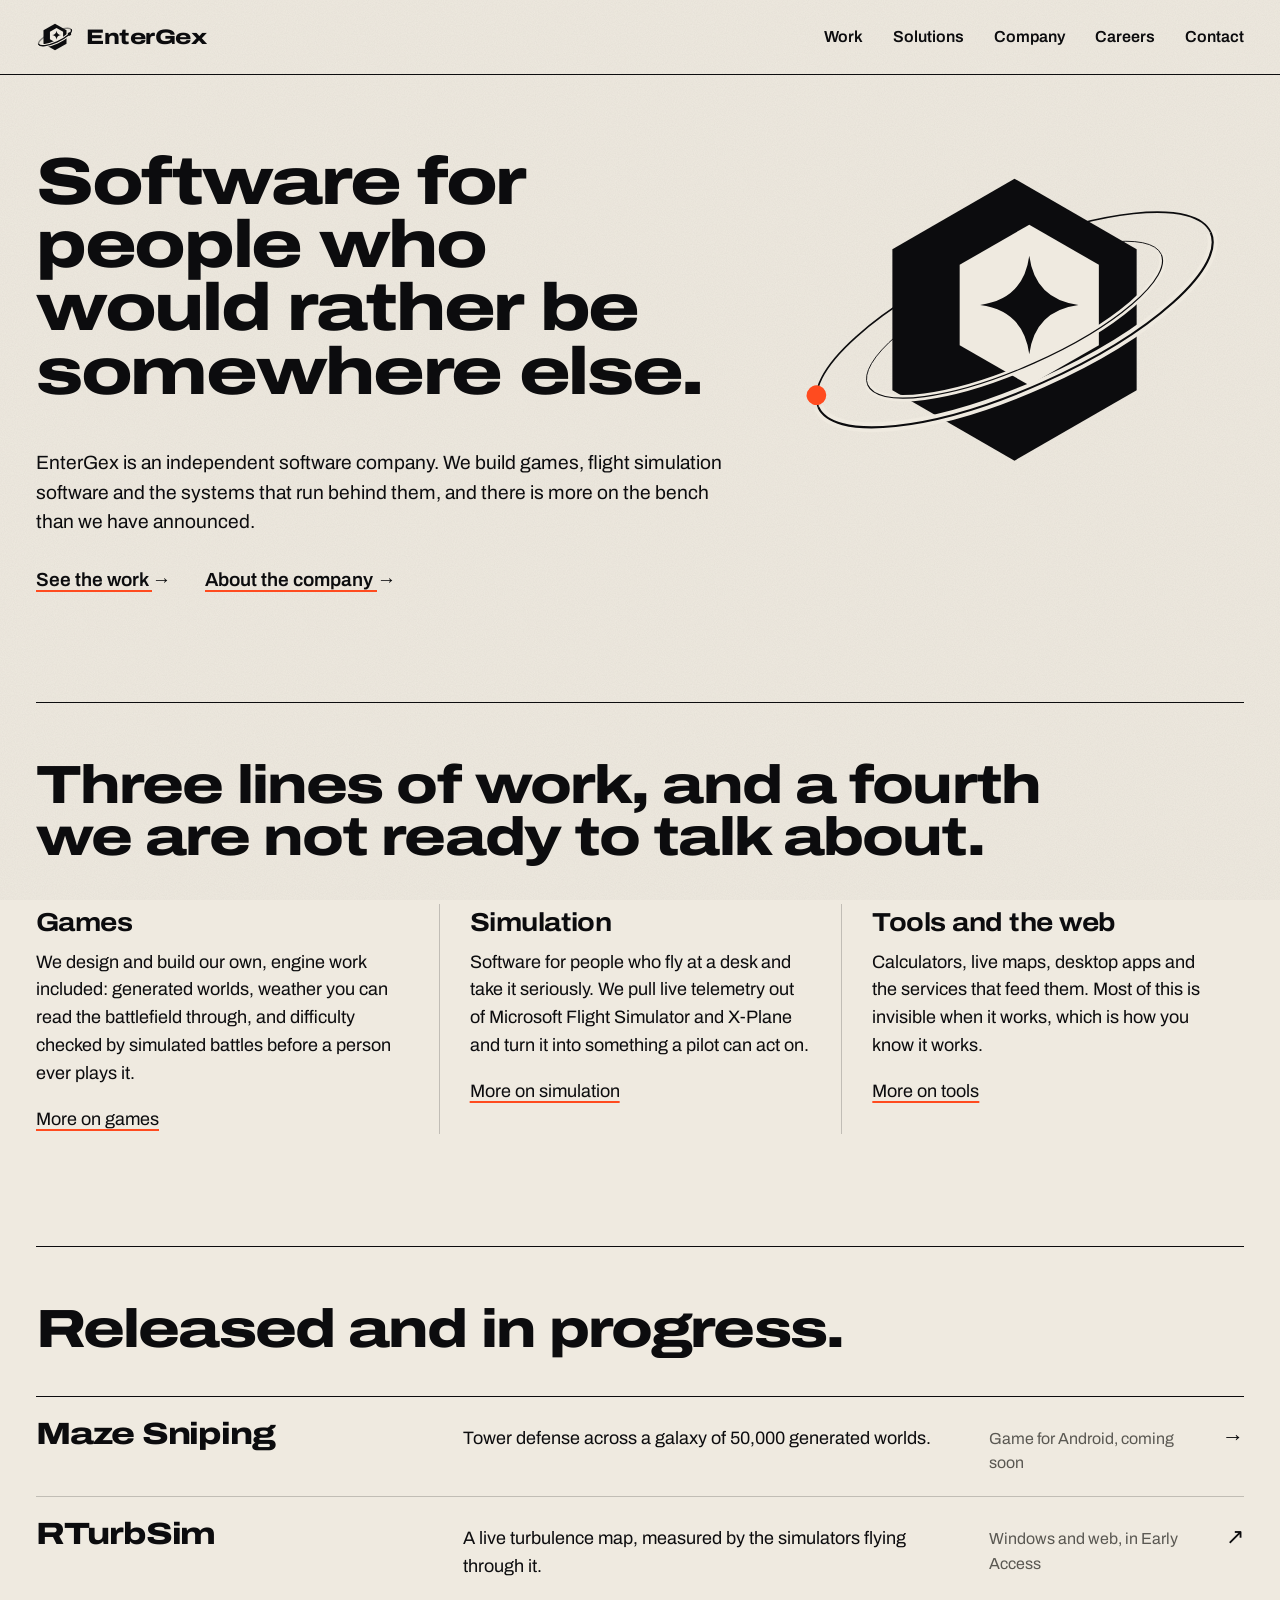
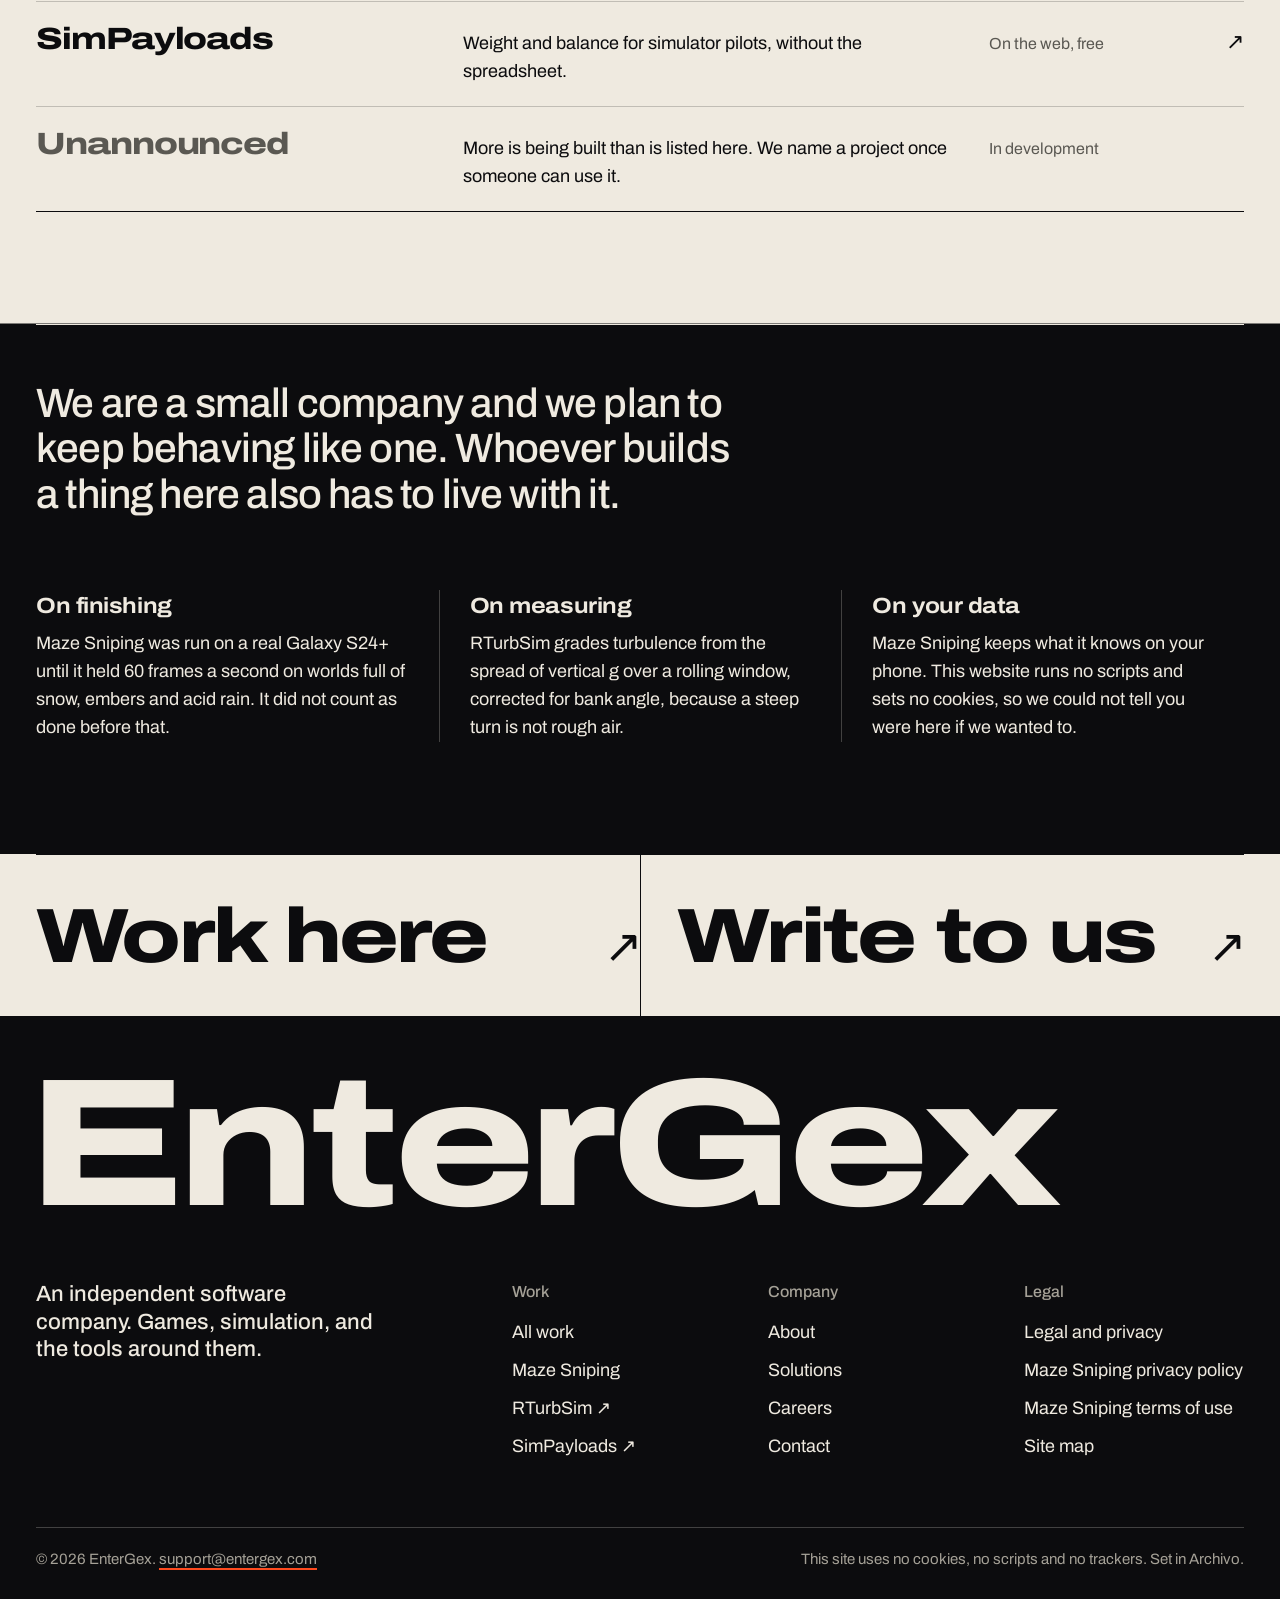
<file: index.html>
<!doctype html>
<html lang="en">
<head>
<meta charset="utf-8">
<meta name="viewport" content="width=device-width,initial-scale=1">
<meta http-equiv="Content-Security-Policy" content="default-src 'none'; img-src 'self'; style-src 'self'; font-src 'self'; base-uri 'none'; form-action 'none'">
<title>EnterGex</title>
<meta name="description" content="EnterGex is an independent software company building games, flight simulation software and the tools around them.">
<link rel="canonical" href="https://entergex.com/">
<meta name="theme-color" content="#efeae0">
<link rel="icon" href="/assets/entergex-mark.svg" type="image/svg+xml">
<link rel="preload" href="/assets/fonts/archivo.woff2" as="font" type="font/woff2" crossorigin>
<link rel="stylesheet" href="/assets/site.css?v=85960b8064">
<meta property="og:type" content="website">
<meta property="og:site_name" content="EnterGex">
<meta property="og:title" content="EnterGex">
<meta property="og:description" content="EnterGex is an independent software company building games, flight simulation software and the tools around them.">
<meta property="og:url" content="https://entergex.com/">
<meta property="og:image" content="https://entergex.com/assets/feature-graphic.jpg">
</head>
<body>
<a class="skip" href="#main">Skip to content</a>
<header class="top">
<div class="wrap bar">
  <a class="brand" href="/" aria-label="EnterGex home"><svg viewBox="0 0 100 100" width="38" height="38" aria-hidden="true"><path class="m-ln" transform="rotate(-24 50 50)" d="M3 50A47 14 0 0 1 97 50" stroke-width="3.600" stroke-linecap="round" opacity=".45"/><path class="m-fg" d="M50 15 80.300 32.500v35L50 85 19.700 67.500v-35Z"/><path class="m-bg" d="M54 26 71.300 36v20L54 66 36.700 56V36Z"/><path class="m-fg" d="M54 33.500Q55.400 43.600 65.500 45 55.400 46.400 54 56.500 52.600 46.400 42.500 45 52.600 43.600 54 33.500Z"/><g transform="rotate(-24 50 50)"><path class="m-cut" d="M3 50A47 14 0 0 0 97 50" stroke-width="9"/><path class="m-ln" d="M3 50A47 14 0 0 0 97 50" stroke-width="3.600" stroke-linecap="round"/><circle class="m-fg" cx="88" cy="58.200" r="4.600"/></g></svg><span>EnterGex</span></a>
  <nav class="nav" aria-label="Main">
    <a href="/products/">Work</a>
    <a href="/solutions/">Solutions</a>
    <a href="/about/">Company</a>
    <a href="/careers/">Careers</a>
    <a href="/contact/">Contact</a>
  </nav>
</div>
</header>
<main id="main" class="wrap">
<section class="hero">
    <figure class="chart">
<svg viewBox="70 110 560 480" width="560" height="480" role="img" aria-label="The EnterGex mark: a hexagonal doorway holding a star, with a moon in orbit around it.">
<defs><clipPath id="back"><rect x="-80" y="-80" width="860" height="430"/></clipPath><clipPath id="front"><rect x="-80" y="350" width="860" height="430"/></clipPath></defs>
<g transform="rotate(-24 350 350)">
<path class="c-ln" d="M88 350A262 84 0 0 1 612 350" stroke-width="2"/><path class="c-ln" d="M154 350A196 58 0 0 1 546 350" stroke-width="1"/>
<g clip-path="url(#back)"><circle class="c-hot moon" r="12"><animateMotion dur="30s" begin="0s" repeatCount="indefinite" path="M88 350a262 84 0 1 1 524 0a262 84 0 1 1 -524 0"/></circle><circle class="c-fg moon" r="6"><animateMotion dur="17s" begin="-5s" repeatCount="indefinite" path="M154 350a196 58 0 1 1 392 0a196 58 0 1 1 -392 0"/></circle></g>
</g>
<path class="c-fg" d="M350 178 499 264V436L350 522 201 436V264Z"/>
<path class="c-bg" d="M368 234 452.9 283V381L368 430 283.1 381V283Z"/>
<path class="c-fg" d="M368 272Q375 325 428 332 375 339 368 392 361 339 308 332 361 325 368 272Z"/>
<g transform="rotate(-24 350 350)">
<path class="m-cut" d="M88 350A262 84 0 0 0 612 350" stroke-width="12"/><path class="c-ln" d="M88 350A262 84 0 0 0 612 350" stroke-width="2.600"/>
<path class="m-cut" d="M154 350A196 58 0 0 0 546 350" stroke-width="8"/><path class="c-ln" d="M154 350A196 58 0 0 0 546 350" stroke-width="1.400"/>
<g clip-path="url(#front)"><circle class="c-hot moon" r="12"><animateMotion dur="30s" begin="0s" repeatCount="indefinite" path="M88 350a262 84 0 1 1 524 0a262 84 0 1 1 -524 0"/></circle><circle class="c-fg moon" r="6"><animateMotion dur="17s" begin="-5s" repeatCount="indefinite" path="M154 350a196 58 0 1 1 392 0a196 58 0 1 1 -392 0"/></circle></g>
<circle class="c-hot still" cx="560" cy="400" r="12"/>
</g>
</svg>
</figure>
    <h1>Software for<br> people who<br> would rather be<br> somewhere else.</h1>
    <div class="prose">
      <p>EnterGex is an independent software company. We build games, flight simulation software and the systems that run behind them, and there is more on the bench than we have announced.</p>
    </div>
    <p class="go"><a href="/products/">See the work <span aria-hidden="true">&rarr;</span></a><a href="/about/">About the company <span aria-hidden="true">&rarr;</span></a></p>
  </section>

  <section class="sec">
      <h2>Three lines of work, and a fourth we are not ready to talk about.</h2>
      <div class="cols">
        <div>
          <h3>Games</h3>
          <p>We design and build our own, engine work included: generated worlds, weather you can read the battlefield through, and difficulty checked by simulated battles before a person ever plays it.</p>
          <p><a href="/solutions/#games">More on games</a></p>
        </div>
        <div>
          <h3>Simulation</h3>
          <p>Software for people who fly at a desk and take it seriously. We pull live telemetry out of Microsoft Flight Simulator and X&#8209;Plane and turn it into something a pilot can act on.</p>
          <p><a href="/solutions/#simulation">More on simulation</a></p>
        </div>
        <div>
          <h3>Tools and the web</h3>
          <p>Calculators, live maps, desktop apps and the services that feed them. Most of this is invisible when it works, which is how you know it works.</p>
          <p><a href="/solutions/#tools">More on tools</a></p>
        </div>
      </div>
  </section>

  <section class="sec">
      <h2>Released and in progress.</h2>
    <ol class="idx">
      <li><a class="row" href="/maze-sniping/"><b>Maze Sniping</b><span>Tower defense across a galaxy of 50,000 generated worlds.</span><small>Game for Android, coming soon</small><span class="arr" aria-hidden="true">&rarr;</span></a></li>
      <li><a class="row" href="https://rturbsim.com/" rel="noopener"><b>RTurbSim</b><span>A live turbulence map, measured by the simulators flying through it.</span><small>Windows and web, in Early Access</small><span class="arr" aria-hidden="true">&nearr;</span></a></li>
      <li><a class="row" href="https://simpayloads.com/" rel="noopener"><b>SimPayloads</b><span>Weight and balance for simulator pilots, without the spreadsheet.</span><small>On the web, free</small><span class="arr" aria-hidden="true">&nearr;</span></a></li>
      <li><div class="row pending"><b>Unannounced</b><span>More is being built than is listed here. We name a project once someone can use it.</span><small>In development</small><span></span></div></li>
    </ol>
  </section>

  <section class="sec band ink">
      <div class="prose big">
        <p>We are a small company and we plan to keep behaving like one. Whoever builds a thing here also has to live with it.</p>
      </div>
      <div class="cols spaced">
        <div class="note"><h3>On finishing</h3><p>Maze Sniping was run on a real Galaxy S24+ until it held 60 frames a second on worlds full of snow, embers and acid rain. It did not count as done before that.</p></div>
        <div class="note"><h3>On measuring</h3><p>RTurbSim grades turbulence from the spread of vertical g over a rolling window, corrected for bank angle, because a steep turn is not rough air.</p></div>
        <div class="note"><h3>On your data</h3><p>Maze Sniping keeps what it knows on your phone. This website runs no scripts and sets no cookies, so we could not tell you were here if we wanted to.</p></div>
      </div>
  </section>

  <div class="doors">
    <a class="door" href="/careers/">Work here <span aria-hidden="true">&nearr;</span></a>
    <a class="door" href="/contact/">Write to us <span aria-hidden="true">&nearr;</span></a>
  </div>
</main>
<footer class="foot ink">
<div class="wrap">
  <div class="word" aria-hidden="true">EnterGex</div>
  <div class="foot-grid">
    <p>An independent software company. Games, simulation, and the tools around them.</p>
    <nav aria-label="Work">
      <h2>Work</h2>
      <ul>
        <li><a href="/products/">All work</a></li>
        <li><a href="/maze-sniping/">Maze Sniping</a></li>
        <li><a class="ext" href="https://rturbsim.com/" rel="noopener">RTurbSim</a></li>
        <li><a class="ext" href="https://simpayloads.com/" rel="noopener">SimPayloads</a></li>
      </ul>
    </nav>
    <nav aria-label="Company">
      <h2>Company</h2>
      <ul>
        <li><a href="/about/">About</a></li>
        <li><a href="/solutions/">Solutions</a></li>
        <li><a href="/careers/">Careers</a></li>
        <li><a href="/contact/">Contact</a></li>
      </ul>
    </nav>
    <nav aria-label="Legal and site">
      <h2>Legal</h2>
      <ul>
        <li><a href="/legal/">Legal and privacy</a></li>
        <li><a href="/maze-sniping/privacy-policy.html">Maze Sniping privacy policy</a></li>
        <li><a href="/maze-sniping/terms.html">Maze Sniping terms of use</a></li>
        <li><a href="/sitemap/">Site map</a></li>
      </ul>
    </nav>
  </div>
  <div class="colophon">
    <span>&copy; 2026 EnterGex. <a href="mailto:support@entergex.com">support@entergex.com</a></span>
    <span>This site uses no cookies, no scripts and no trackers. Set in Archivo.</span>
  </div>
</div>
</footer>
</body>
</html>
</file>
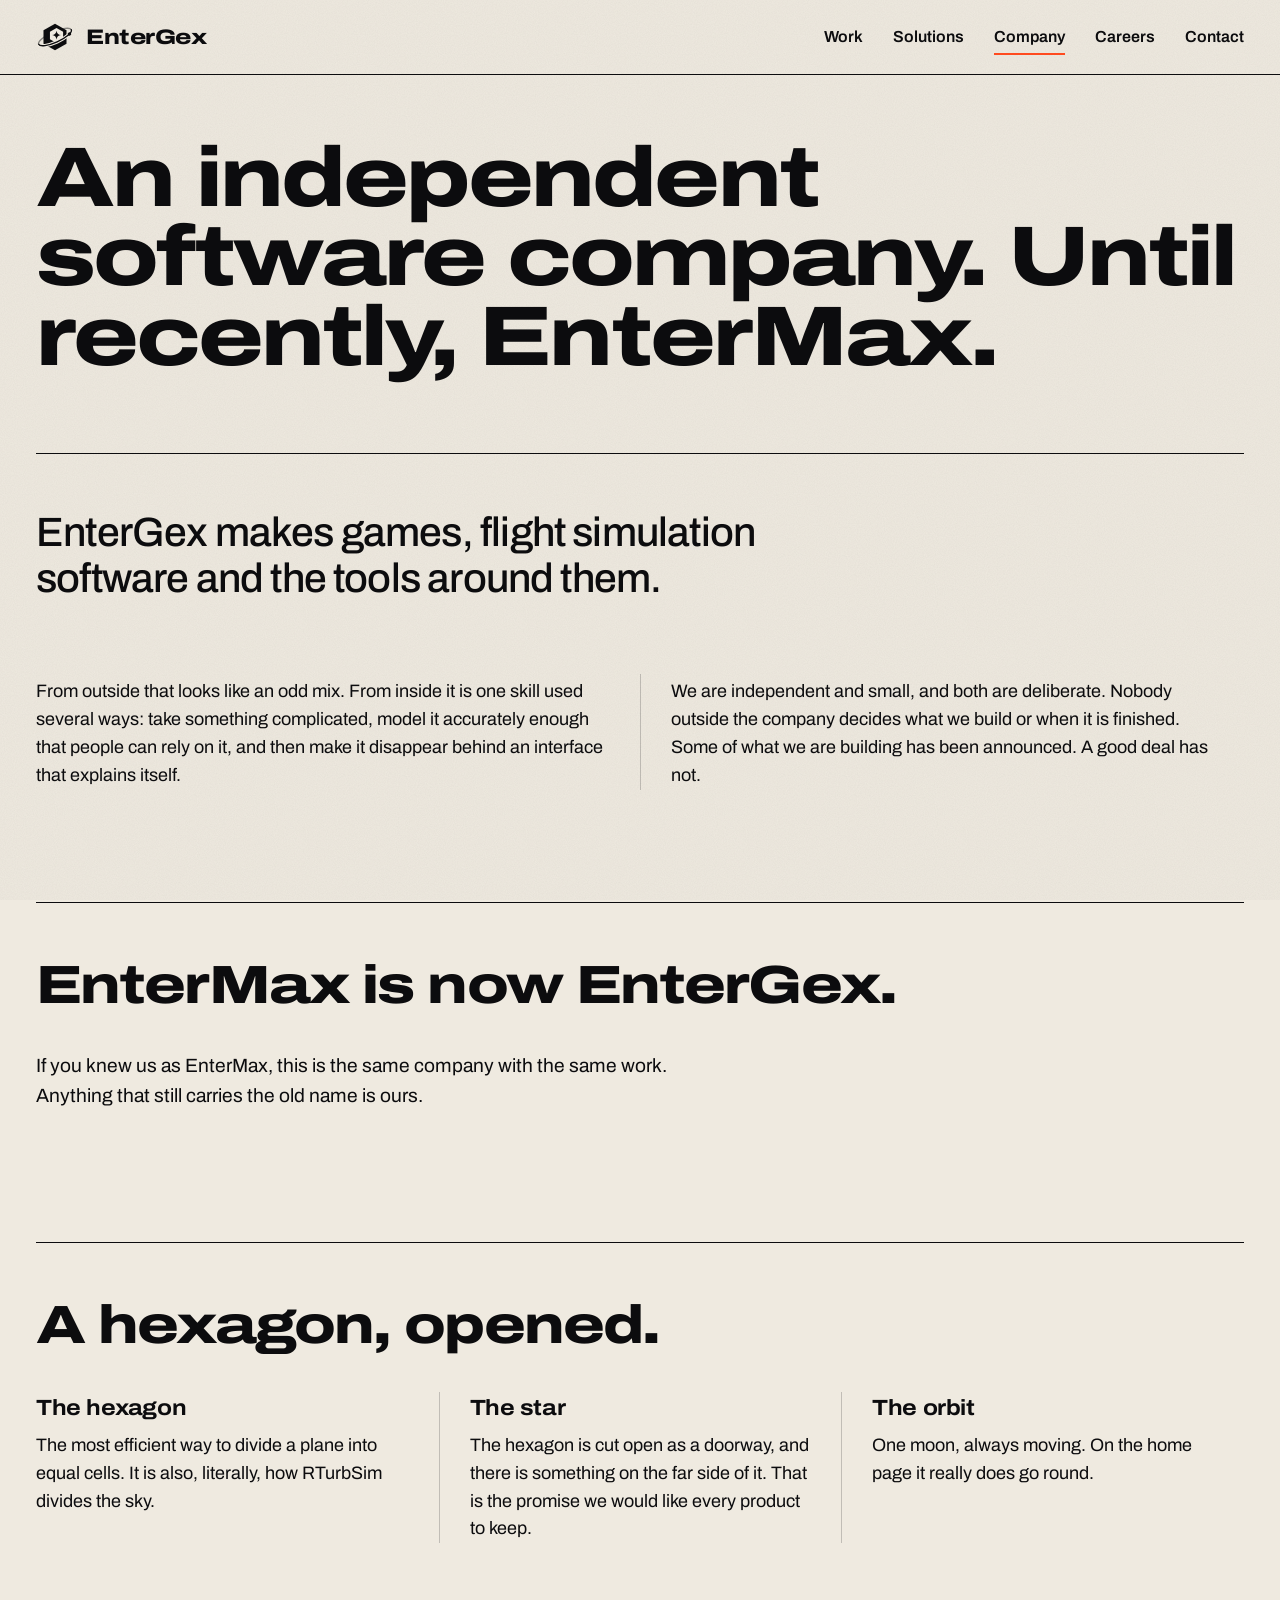
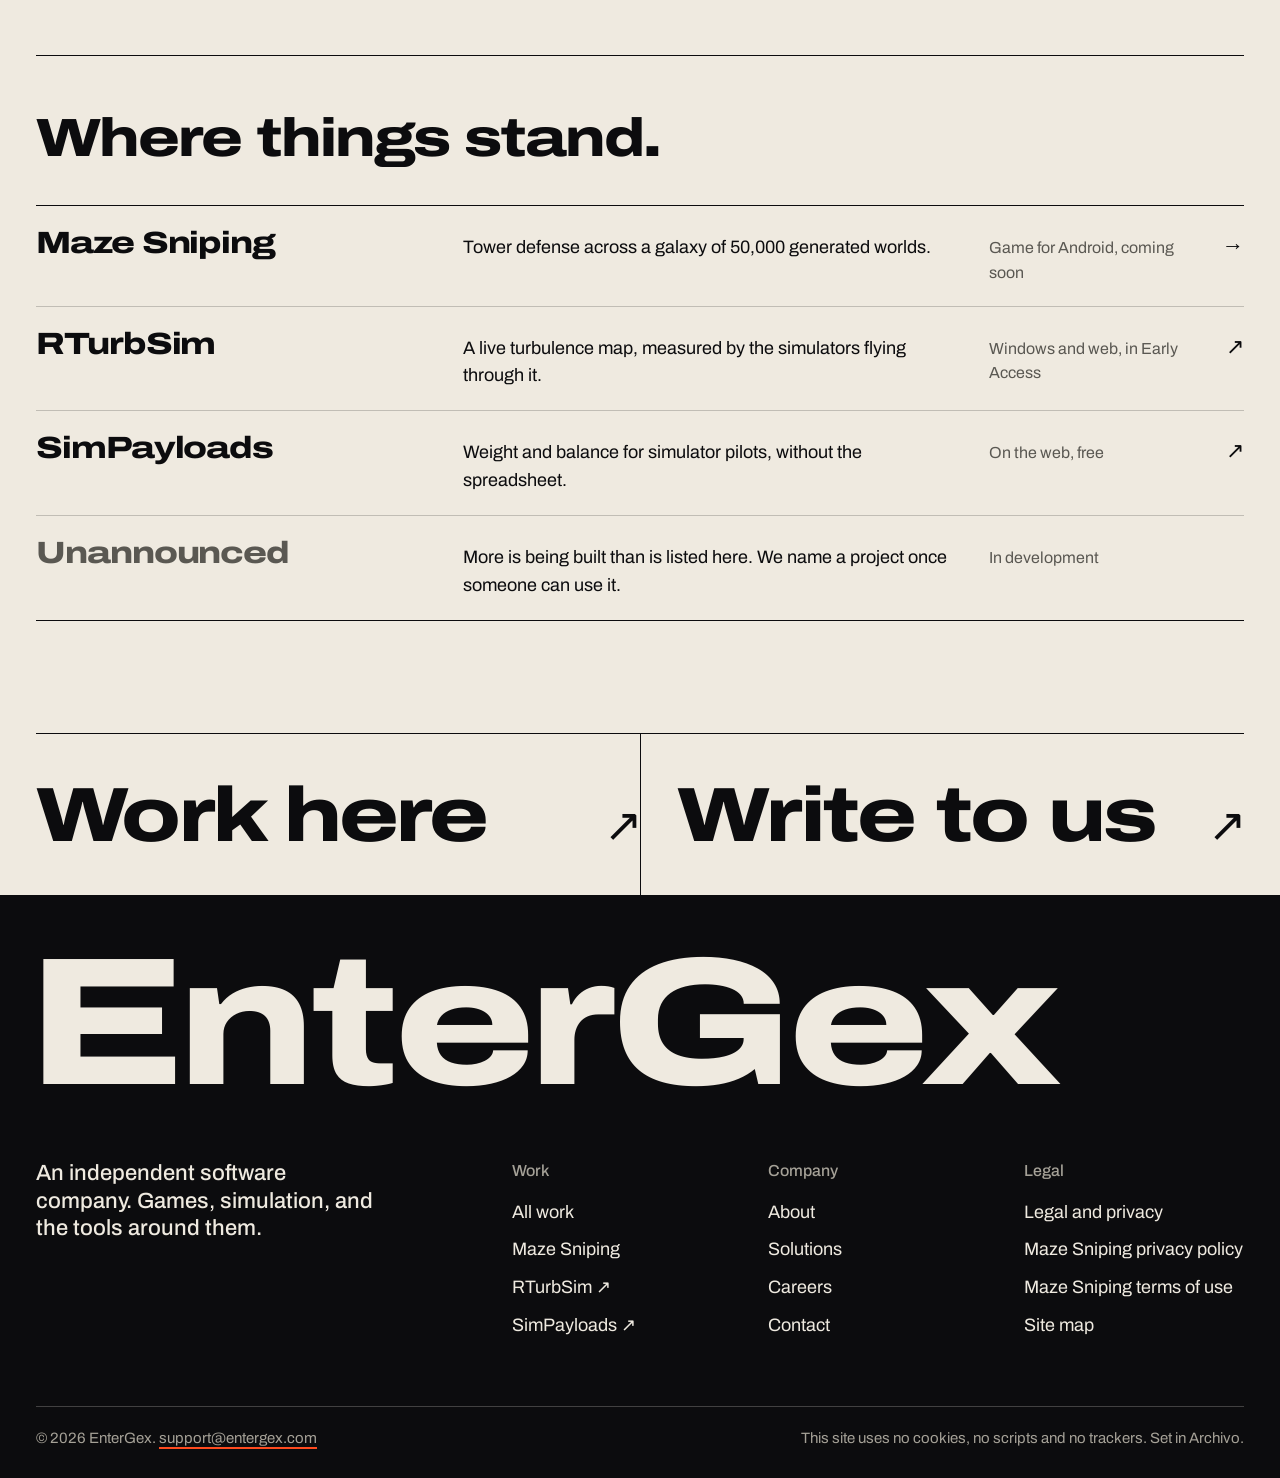
<file: about/index.html>
<!doctype html>
<html lang="en">
<head>
<meta charset="utf-8">
<meta name="viewport" content="width=device-width,initial-scale=1">
<meta http-equiv="Content-Security-Policy" content="default-src 'none'; img-src 'self'; style-src 'self'; font-src 'self'; base-uri 'none'; form-action 'none'">
<title>Company &middot; EnterGex</title>
<meta name="description" content="EnterGex, formerly EnterMax, is an independent software company building games, flight simulation software and tools.">
<link rel="canonical" href="https://entergex.com/about/">
<meta name="theme-color" content="#efeae0">
<link rel="icon" href="/assets/entergex-mark.svg" type="image/svg+xml">
<link rel="preload" href="/assets/fonts/archivo.woff2" as="font" type="font/woff2" crossorigin>
<link rel="stylesheet" href="/assets/site.css?v=85960b8064">
<meta property="og:type" content="website">
<meta property="og:site_name" content="EnterGex">
<meta property="og:title" content="Company">
<meta property="og:description" content="EnterGex, formerly EnterMax, is an independent software company building games, flight simulation software and tools.">
<meta property="og:url" content="https://entergex.com/about/">
<meta property="og:image" content="https://entergex.com/assets/feature-graphic.jpg">
</head>
<body>
<a class="skip" href="#main">Skip to content</a>
<header class="top">
<div class="wrap bar">
  <a class="brand" href="/" aria-label="EnterGex home"><svg viewBox="0 0 100 100" width="38" height="38" aria-hidden="true"><path class="m-ln" transform="rotate(-24 50 50)" d="M3 50A47 14 0 0 1 97 50" stroke-width="3.600" stroke-linecap="round" opacity=".45"/><path class="m-fg" d="M50 15 80.300 32.500v35L50 85 19.700 67.500v-35Z"/><path class="m-bg" d="M54 26 71.300 36v20L54 66 36.700 56V36Z"/><path class="m-fg" d="M54 33.500Q55.400 43.600 65.500 45 55.400 46.400 54 56.500 52.600 46.400 42.500 45 52.600 43.600 54 33.500Z"/><g transform="rotate(-24 50 50)"><path class="m-cut" d="M3 50A47 14 0 0 0 97 50" stroke-width="9"/><path class="m-ln" d="M3 50A47 14 0 0 0 97 50" stroke-width="3.600" stroke-linecap="round"/><circle class="m-fg" cx="88" cy="58.200" r="4.600"/></g></svg><span>EnterGex</span></a>
  <nav class="nav" aria-label="Main">
    <a href="/products/">Work</a>
    <a href="/solutions/">Solutions</a>
    <a href="/about/" aria-current="page">Company</a>
    <a href="/careers/">Careers</a>
    <a href="/contact/">Contact</a>
  </nav>
</div>
</header>
<main id="main" class="wrap">
<section class="head">
    <h1>An independent software company. Until recently, EnterMax.</h1>
  </section>

  <section class="sec">
      <div class="prose big"><p>EnterGex makes games, flight simulation software and the tools around them.</p></div>
      <div class="cols two spaced">
        <div><p>From outside that looks like an odd mix. From inside it is one skill used several ways: take something complicated, model it accurately enough that people can rely on it, and then make it disappear behind an interface that explains itself.</p></div>
        <div><p>We are independent and small, and both are deliberate. Nobody outside the company decides what we build or when it is finished. Some of what we are building has been announced. A good deal has not.</p></div>
      </div>
  </section>

  <section class="sec">
      <h2>EnterMax is now EnterGex.</h2>
      <div class="prose"><p>If you knew us as EnterMax, this is the same company with the same work. Anything that still carries the old name is ours.</p></div>
  </section>

  <section class="sec">
      <h2>A hexagon, opened.</h2>
      <div class="cols">
        <div class="note"><h3>The hexagon</h3><p>The most efficient way to divide a plane into equal cells. It is also, literally, how RTurbSim divides the sky.</p></div>
        <div class="note"><h3>The star</h3><p>The hexagon is cut open as a doorway, and there is something on the far side of it. That is the promise we would like every product to keep.</p></div>
        <div class="note"><h3>The orbit</h3><p>One moon, always moving. On the home page it really does go round.</p></div>
      </div>
  </section>

  <section class="sec">
      <h2>Where things stand.</h2>
    <ol class="idx">
      <li><a class="row" href="/maze-sniping/"><b>Maze Sniping</b><span>Tower defense across a galaxy of 50,000 generated worlds.</span><small>Game for Android, coming soon</small><span class="arr" aria-hidden="true">&rarr;</span></a></li>
      <li><a class="row" href="https://rturbsim.com/" rel="noopener"><b>RTurbSim</b><span>A live turbulence map, measured by the simulators flying through it.</span><small>Windows and web, in Early Access</small><span class="arr" aria-hidden="true">&nearr;</span></a></li>
      <li><a class="row" href="https://simpayloads.com/" rel="noopener"><b>SimPayloads</b><span>Weight and balance for simulator pilots, without the spreadsheet.</span><small>On the web, free</small><span class="arr" aria-hidden="true">&nearr;</span></a></li>
      <li><div class="row pending"><b>Unannounced</b><span>More is being built than is listed here. We name a project once someone can use it.</span><small>In development</small><span></span></div></li>
    </ol>
  </section>

  <div class="doors">
    <a class="door" href="/careers/">Work here <span aria-hidden="true">&nearr;</span></a>
    <a class="door" href="/contact/">Write to us <span aria-hidden="true">&nearr;</span></a>
  </div>
</main>
<footer class="foot ink">
<div class="wrap">
  <div class="word" aria-hidden="true">EnterGex</div>
  <div class="foot-grid">
    <p>An independent software company. Games, simulation, and the tools around them.</p>
    <nav aria-label="Work">
      <h2>Work</h2>
      <ul>
        <li><a href="/products/">All work</a></li>
        <li><a href="/maze-sniping/">Maze Sniping</a></li>
        <li><a class="ext" href="https://rturbsim.com/" rel="noopener">RTurbSim</a></li>
        <li><a class="ext" href="https://simpayloads.com/" rel="noopener">SimPayloads</a></li>
      </ul>
    </nav>
    <nav aria-label="Company">
      <h2>Company</h2>
      <ul>
        <li><a href="/about/">About</a></li>
        <li><a href="/solutions/">Solutions</a></li>
        <li><a href="/careers/">Careers</a></li>
        <li><a href="/contact/">Contact</a></li>
      </ul>
    </nav>
    <nav aria-label="Legal and site">
      <h2>Legal</h2>
      <ul>
        <li><a href="/legal/">Legal and privacy</a></li>
        <li><a href="/maze-sniping/privacy-policy.html">Maze Sniping privacy policy</a></li>
        <li><a href="/maze-sniping/terms.html">Maze Sniping terms of use</a></li>
        <li><a href="/sitemap/">Site map</a></li>
      </ul>
    </nav>
  </div>
  <div class="colophon">
    <span>&copy; 2026 EnterGex. <a href="mailto:support@entergex.com">support@entergex.com</a></span>
    <span>This site uses no cookies, no scripts and no trackers. Set in Archivo.</span>
  </div>
</div>
</footer>
</body>
</html>
</file>
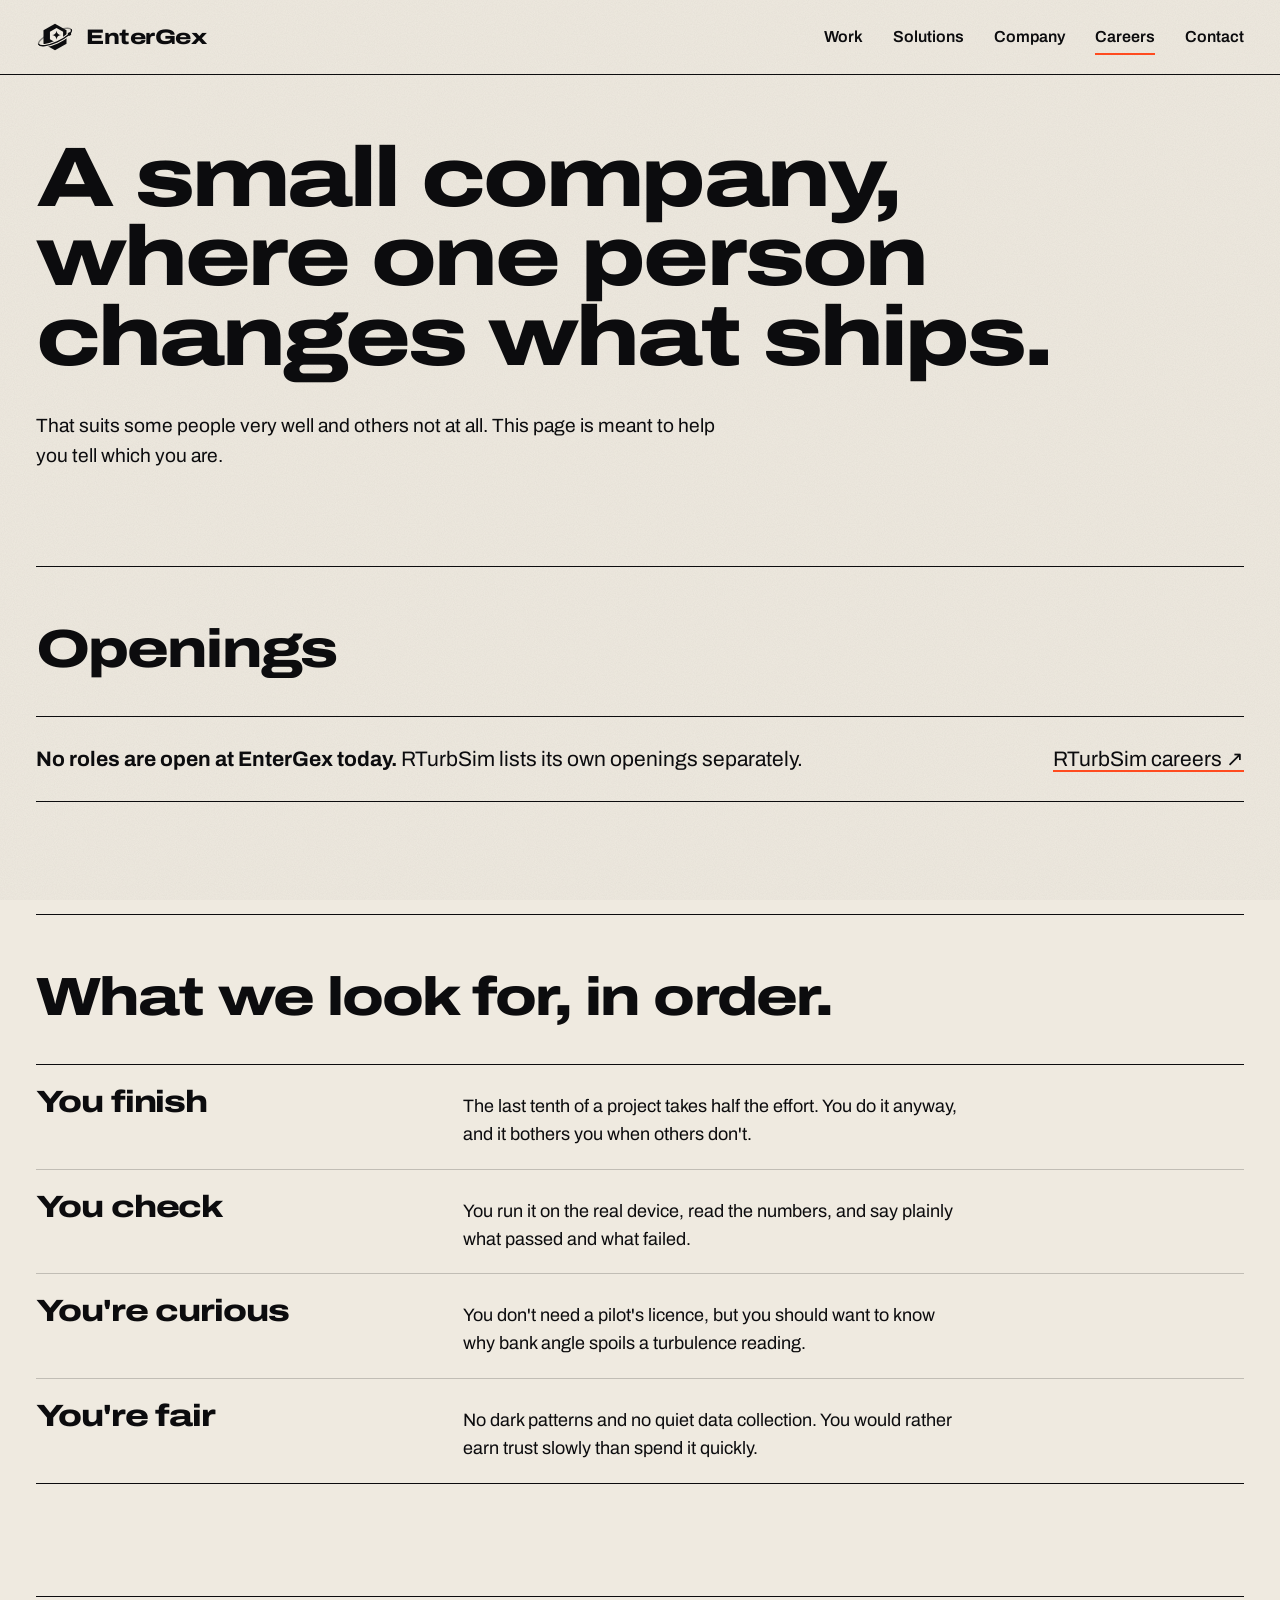
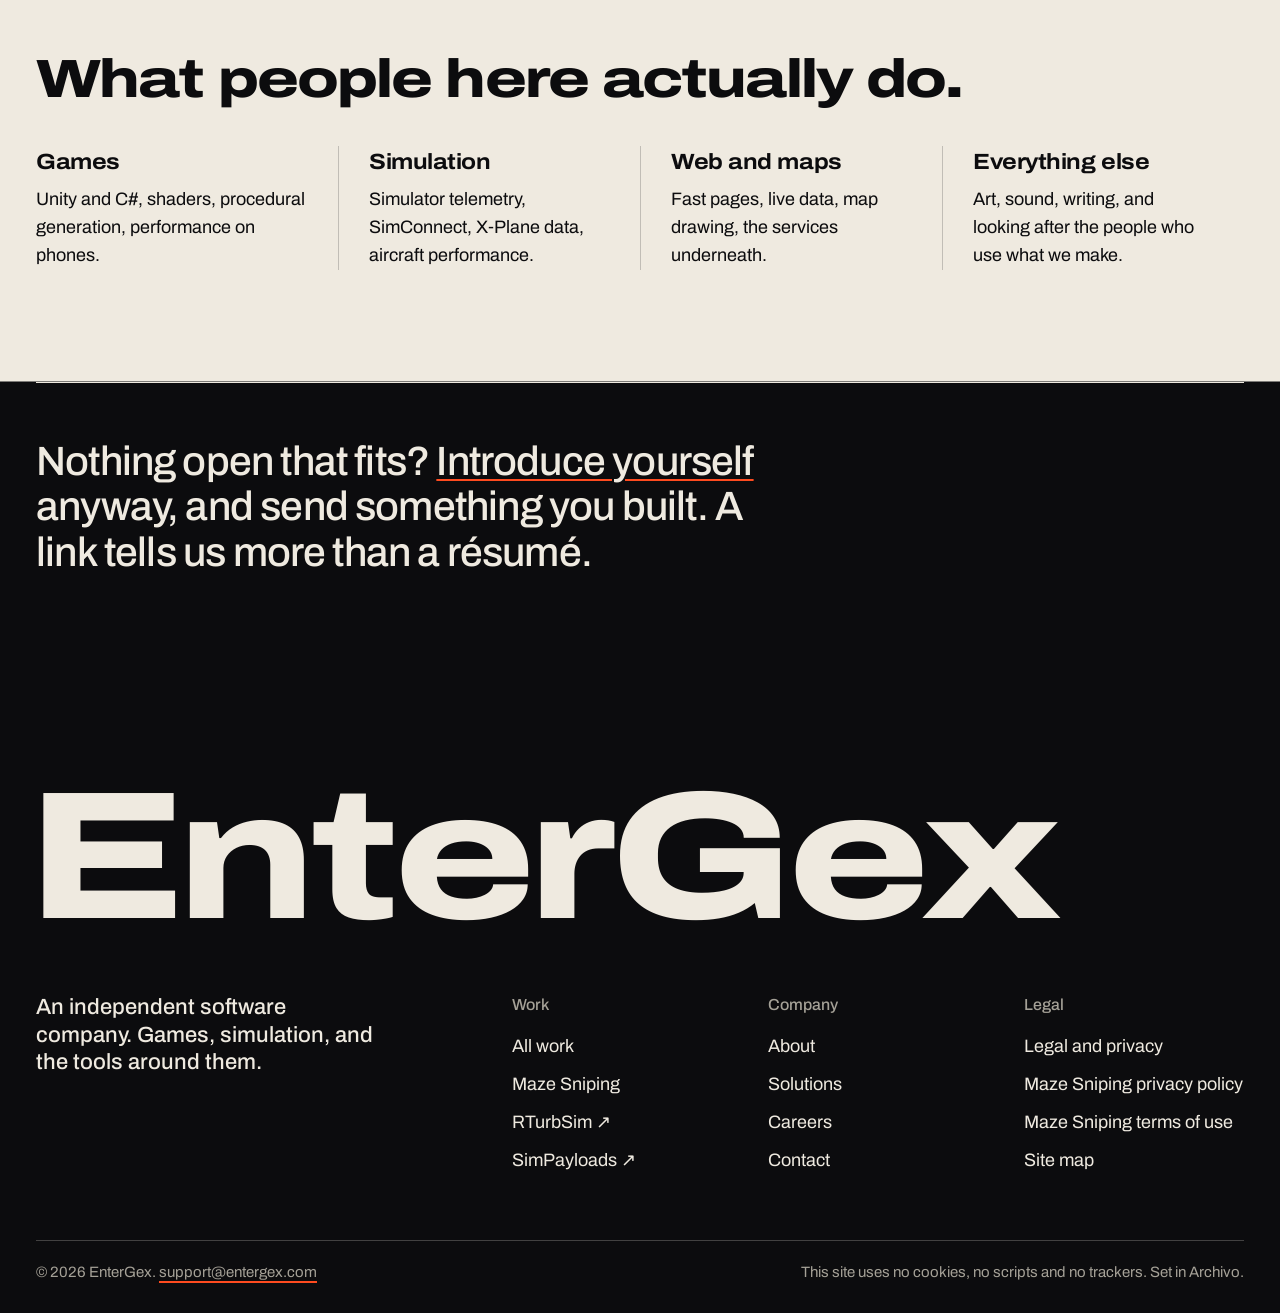
<file: careers/index.html>
<!doctype html>
<html lang="en">
<head>
<meta charset="utf-8">
<meta name="viewport" content="width=device-width,initial-scale=1">
<meta http-equiv="Content-Security-Policy" content="default-src 'none'; img-src 'self'; style-src 'self'; font-src 'self'; base-uri 'none'; form-action 'none'">
<title>Careers &middot; EnterGex</title>
<meta name="description" content="Careers at EnterGex, an independent software company building games, flight simulation software and tools.">
<link rel="canonical" href="https://entergex.com/careers/">
<meta name="theme-color" content="#efeae0">
<link rel="icon" href="/assets/entergex-mark.svg" type="image/svg+xml">
<link rel="preload" href="/assets/fonts/archivo.woff2" as="font" type="font/woff2" crossorigin>
<link rel="stylesheet" href="/assets/site.css?v=85960b8064">
<meta property="og:type" content="website">
<meta property="og:site_name" content="EnterGex">
<meta property="og:title" content="Careers">
<meta property="og:description" content="Careers at EnterGex, an independent software company building games, flight simulation software and tools.">
<meta property="og:url" content="https://entergex.com/careers/">
<meta property="og:image" content="https://entergex.com/assets/feature-graphic.jpg">
</head>
<body>
<a class="skip" href="#main">Skip to content</a>
<header class="top">
<div class="wrap bar">
  <a class="brand" href="/" aria-label="EnterGex home"><svg viewBox="0 0 100 100" width="38" height="38" aria-hidden="true"><path class="m-ln" transform="rotate(-24 50 50)" d="M3 50A47 14 0 0 1 97 50" stroke-width="3.600" stroke-linecap="round" opacity=".45"/><path class="m-fg" d="M50 15 80.300 32.500v35L50 85 19.700 67.500v-35Z"/><path class="m-bg" d="M54 26 71.300 36v20L54 66 36.700 56V36Z"/><path class="m-fg" d="M54 33.500Q55.400 43.600 65.500 45 55.400 46.400 54 56.500 52.600 46.400 42.500 45 52.600 43.600 54 33.500Z"/><g transform="rotate(-24 50 50)"><path class="m-cut" d="M3 50A47 14 0 0 0 97 50" stroke-width="9"/><path class="m-ln" d="M3 50A47 14 0 0 0 97 50" stroke-width="3.600" stroke-linecap="round"/><circle class="m-fg" cx="88" cy="58.200" r="4.600"/></g></svg><span>EnterGex</span></a>
  <nav class="nav" aria-label="Main">
    <a href="/products/">Work</a>
    <a href="/solutions/">Solutions</a>
    <a href="/about/">Company</a>
    <a href="/careers/" aria-current="page">Careers</a>
    <a href="/contact/">Contact</a>
  </nav>
</div>
</header>
<main id="main" class="wrap">
<section class="head">
    <h1>A small company, where one person changes what ships.</h1>
    <div class="prose"><p>That suits some people very well and others not at all. This page is meant to help you tell which you are.</p></div>
  </section>

  <section class="sec">
      <h2>Openings</h2>
      <div class="state">
        <p><strong>No roles are open at EnterGex today.</strong> RTurbSim lists its own openings separately.</p>
        <a href="https://careers.rturbsim.com/" rel="noopener">RTurbSim careers &nearr;</a>
      </div>
  </section>

  <section class="sec">
      <h2>What we look for, in order.</h2>
      <ol class="idx">
        <li><div class="row"><b>You finish</b><span>The last tenth of a project takes half the effort. You do it anyway, and it bothers you when others don&#39;t.</span><small></small><span></span></div></li>
        <li><div class="row"><b>You check</b><span>You run it on the real device, read the numbers, and say plainly what passed and what failed.</span><small></small><span></span></div></li>
        <li><div class="row"><b>You&#39;re curious</b><span>You don&#39;t need a pilot&#39;s licence, but you should want to know why bank angle spoils a turbulence reading.</span><small></small><span></span></div></li>
        <li><div class="row"><b>You&#39;re fair</b><span>No dark patterns and no quiet data collection. You would rather earn trust slowly than spend it quickly.</span><small></small><span></span></div></li>
      </ol>
  </section>

  <section class="sec">
      <h2>What people here actually do.</h2>
      <div class="cols four">
        <div class="note"><h3>Games</h3><p>Unity and C#, shaders, procedural generation, performance on phones.</p></div>
        <div class="note"><h3>Simulation</h3><p>Simulator telemetry, SimConnect, X&#8209;Plane data, aircraft performance.</p></div>
        <div class="note"><h3>Web and maps</h3><p>Fast pages, live data, map drawing, the services underneath.</p></div>
        <div class="note"><h3>Everything else</h3><p>Art, sound, writing, and looking after the people who use what we make.</p></div>
      </div>
  </section>

  <section class="sec band ink">
      <div class="prose big"><p>Nothing open that fits? <a href="mailto:support@entergex.com?subject=Careers">Introduce yourself</a> anyway, and send something you built. A link tells us more than a r&eacute;sum&eacute;.</p></div>
  </section>
</main>
<footer class="foot ink">
<div class="wrap">
  <div class="word" aria-hidden="true">EnterGex</div>
  <div class="foot-grid">
    <p>An independent software company. Games, simulation, and the tools around them.</p>
    <nav aria-label="Work">
      <h2>Work</h2>
      <ul>
        <li><a href="/products/">All work</a></li>
        <li><a href="/maze-sniping/">Maze Sniping</a></li>
        <li><a class="ext" href="https://rturbsim.com/" rel="noopener">RTurbSim</a></li>
        <li><a class="ext" href="https://simpayloads.com/" rel="noopener">SimPayloads</a></li>
      </ul>
    </nav>
    <nav aria-label="Company">
      <h2>Company</h2>
      <ul>
        <li><a href="/about/">About</a></li>
        <li><a href="/solutions/">Solutions</a></li>
        <li><a href="/careers/">Careers</a></li>
        <li><a href="/contact/">Contact</a></li>
      </ul>
    </nav>
    <nav aria-label="Legal and site">
      <h2>Legal</h2>
      <ul>
        <li><a href="/legal/">Legal and privacy</a></li>
        <li><a href="/maze-sniping/privacy-policy.html">Maze Sniping privacy policy</a></li>
        <li><a href="/maze-sniping/terms.html">Maze Sniping terms of use</a></li>
        <li><a href="/sitemap/">Site map</a></li>
      </ul>
    </nav>
  </div>
  <div class="colophon">
    <span>&copy; 2026 EnterGex. <a href="mailto:support@entergex.com">support@entergex.com</a></span>
    <span>This site uses no cookies, no scripts and no trackers. Set in Archivo.</span>
  </div>
</div>
</footer>
</body>
</html>
</file>
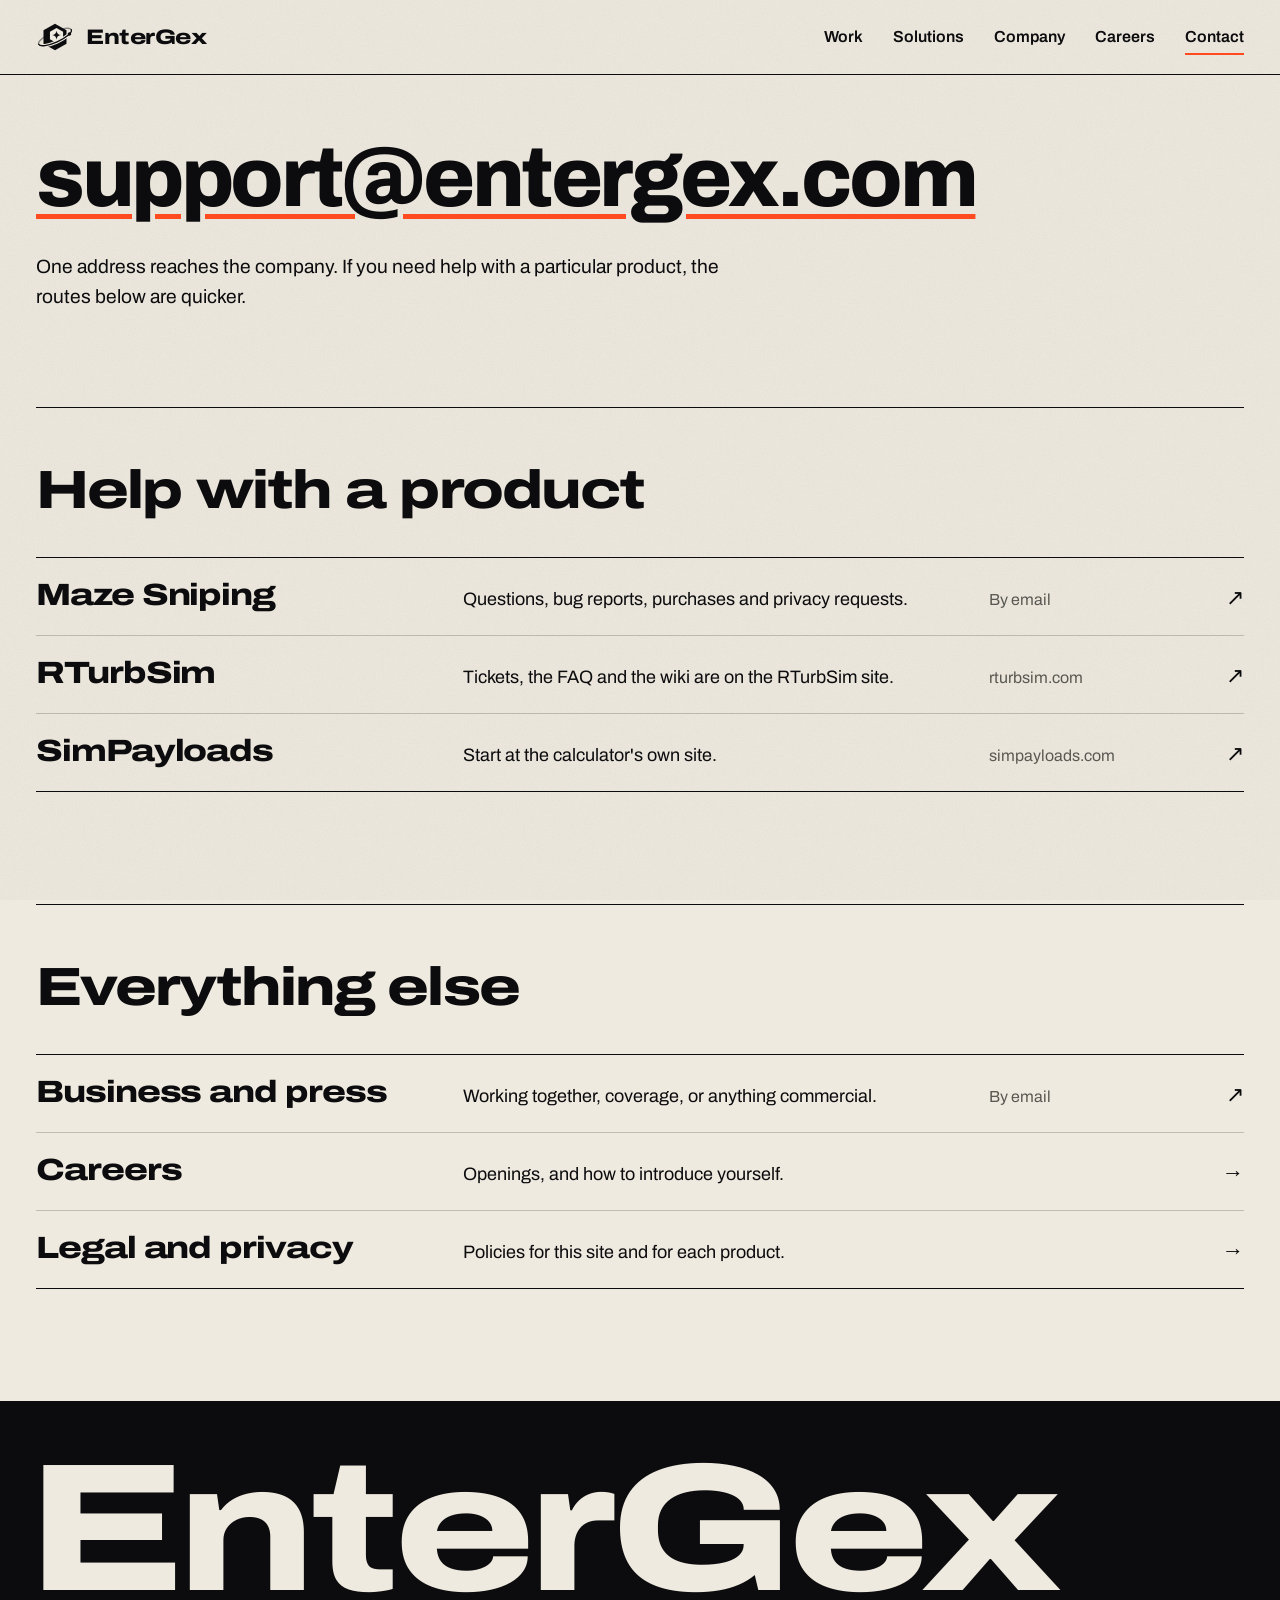
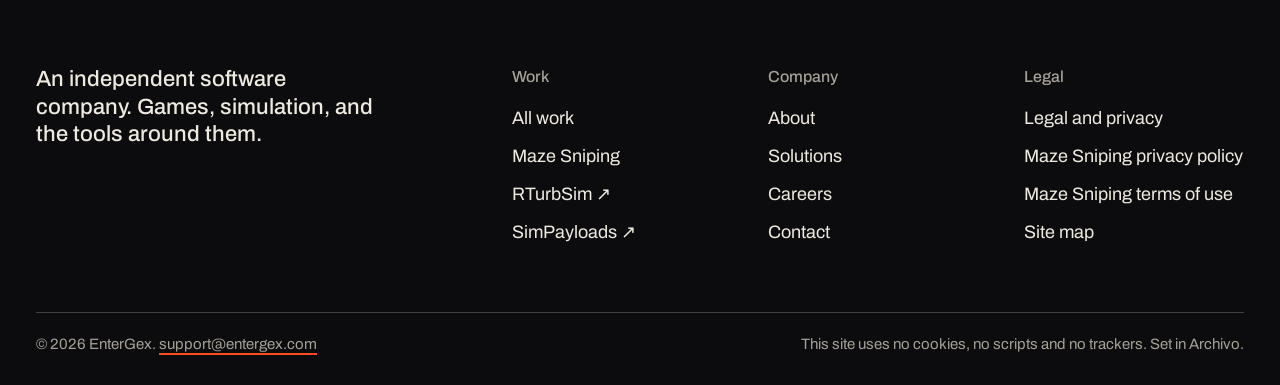
<file: contact/index.html>
<!doctype html>
<html lang="en">
<head>
<meta charset="utf-8">
<meta name="viewport" content="width=device-width,initial-scale=1">
<meta http-equiv="Content-Security-Policy" content="default-src 'none'; img-src 'self'; style-src 'self'; font-src 'self'; base-uri 'none'; form-action 'none'">
<title>Contact &middot; EnterGex</title>
<meta name="description" content="Contact EnterGex, and find support for Maze Sniping, RTurbSim and SimPayloads.">
<link rel="canonical" href="https://entergex.com/contact/">
<meta name="theme-color" content="#efeae0">
<link rel="icon" href="/assets/entergex-mark.svg" type="image/svg+xml">
<link rel="preload" href="/assets/fonts/archivo.woff2" as="font" type="font/woff2" crossorigin>
<link rel="stylesheet" href="/assets/site.css?v=85960b8064">
<meta property="og:type" content="website">
<meta property="og:site_name" content="EnterGex">
<meta property="og:title" content="Contact">
<meta property="og:description" content="Contact EnterGex, and find support for Maze Sniping, RTurbSim and SimPayloads.">
<meta property="og:url" content="https://entergex.com/contact/">
<meta property="og:image" content="https://entergex.com/assets/feature-graphic.jpg">
</head>
<body>
<a class="skip" href="#main">Skip to content</a>
<header class="top">
<div class="wrap bar">
  <a class="brand" href="/" aria-label="EnterGex home"><svg viewBox="0 0 100 100" width="38" height="38" aria-hidden="true"><path class="m-ln" transform="rotate(-24 50 50)" d="M3 50A47 14 0 0 1 97 50" stroke-width="3.600" stroke-linecap="round" opacity=".45"/><path class="m-fg" d="M50 15 80.300 32.500v35L50 85 19.700 67.500v-35Z"/><path class="m-bg" d="M54 26 71.300 36v20L54 66 36.700 56V36Z"/><path class="m-fg" d="M54 33.500Q55.400 43.600 65.500 45 55.400 46.400 54 56.500 52.600 46.400 42.500 45 52.600 43.600 54 33.500Z"/><g transform="rotate(-24 50 50)"><path class="m-cut" d="M3 50A47 14 0 0 0 97 50" stroke-width="9"/><path class="m-ln" d="M3 50A47 14 0 0 0 97 50" stroke-width="3.600" stroke-linecap="round"/><circle class="m-fg" cx="88" cy="58.200" r="4.600"/></g></svg><span>EnterGex</span></a>
  <nav class="nav" aria-label="Main">
    <a href="/products/">Work</a>
    <a href="/solutions/">Solutions</a>
    <a href="/about/">Company</a>
    <a href="/careers/">Careers</a>
    <a href="/contact/" aria-current="page">Contact</a>
  </nav>
</div>
</header>
<main id="main" class="wrap">
<section class="head">
    <h1 class="mail"><a href="mailto:support@entergex.com?subject=Hello">support@entergex.com</a></h1>
    <div class="prose"><p>One address reaches the company. If you need help with a particular product, the routes below are quicker.</p></div>
  </section>

  <section class="sec">
      <h2>Help with a product</h2>
      <ol class="idx">
        <li><a class="row" href="mailto:support@entergex.com?subject=Maze%20Sniping"><b>Maze Sniping</b><span>Questions, bug reports, purchases and privacy requests.</span><small>By email</small><span class="arr" aria-hidden="true">&nearr;</span></a></li>
        <li><a class="row" href="https://rturbsim.com/tickets.php" rel="noopener"><b>RTurbSim</b><span>Tickets, the FAQ and the wiki are on the RTurbSim site.</span><small>rturbsim.com</small><span class="arr" aria-hidden="true">&nearr;</span></a></li>
        <li><a class="row" href="https://simpayloads.com/" rel="noopener"><b>SimPayloads</b><span>Start at the calculator&#39;s own site.</span><small>simpayloads.com</small><span class="arr" aria-hidden="true">&nearr;</span></a></li>
      </ol>
  </section>

  <section class="sec">
      <h2>Everything else</h2>
      <ol class="idx">
        <li><a class="row" href="mailto:support@entergex.com?subject=Business"><b>Business and press</b><span>Working together, coverage, or anything commercial.</span><small>By email</small><span class="arr" aria-hidden="true">&nearr;</span></a></li>
        <li><a class="row" href="/careers/"><b>Careers</b><span>Openings, and how to introduce yourself.</span><small></small><span class="arr" aria-hidden="true">&rarr;</span></a></li>
        <li><a class="row" href="/legal/"><b>Legal and privacy</b><span>Policies for this site and for each product.</span><small></small><span class="arr" aria-hidden="true">&rarr;</span></a></li>
      </ol>
  </section>
</main>
<footer class="foot ink">
<div class="wrap">
  <div class="word" aria-hidden="true">EnterGex</div>
  <div class="foot-grid">
    <p>An independent software company. Games, simulation, and the tools around them.</p>
    <nav aria-label="Work">
      <h2>Work</h2>
      <ul>
        <li><a href="/products/">All work</a></li>
        <li><a href="/maze-sniping/">Maze Sniping</a></li>
        <li><a class="ext" href="https://rturbsim.com/" rel="noopener">RTurbSim</a></li>
        <li><a class="ext" href="https://simpayloads.com/" rel="noopener">SimPayloads</a></li>
      </ul>
    </nav>
    <nav aria-label="Company">
      <h2>Company</h2>
      <ul>
        <li><a href="/about/">About</a></li>
        <li><a href="/solutions/">Solutions</a></li>
        <li><a href="/careers/">Careers</a></li>
        <li><a href="/contact/">Contact</a></li>
      </ul>
    </nav>
    <nav aria-label="Legal and site">
      <h2>Legal</h2>
      <ul>
        <li><a href="/legal/">Legal and privacy</a></li>
        <li><a href="/maze-sniping/privacy-policy.html">Maze Sniping privacy policy</a></li>
        <li><a href="/maze-sniping/terms.html">Maze Sniping terms of use</a></li>
        <li><a href="/sitemap/">Site map</a></li>
      </ul>
    </nav>
  </div>
  <div class="colophon">
    <span>&copy; 2026 EnterGex. <a href="mailto:support@entergex.com">support@entergex.com</a></span>
    <span>This site uses no cookies, no scripts and no trackers. Set in Archivo.</span>
  </div>
</div>
</footer>
</body>
</html>
</file>
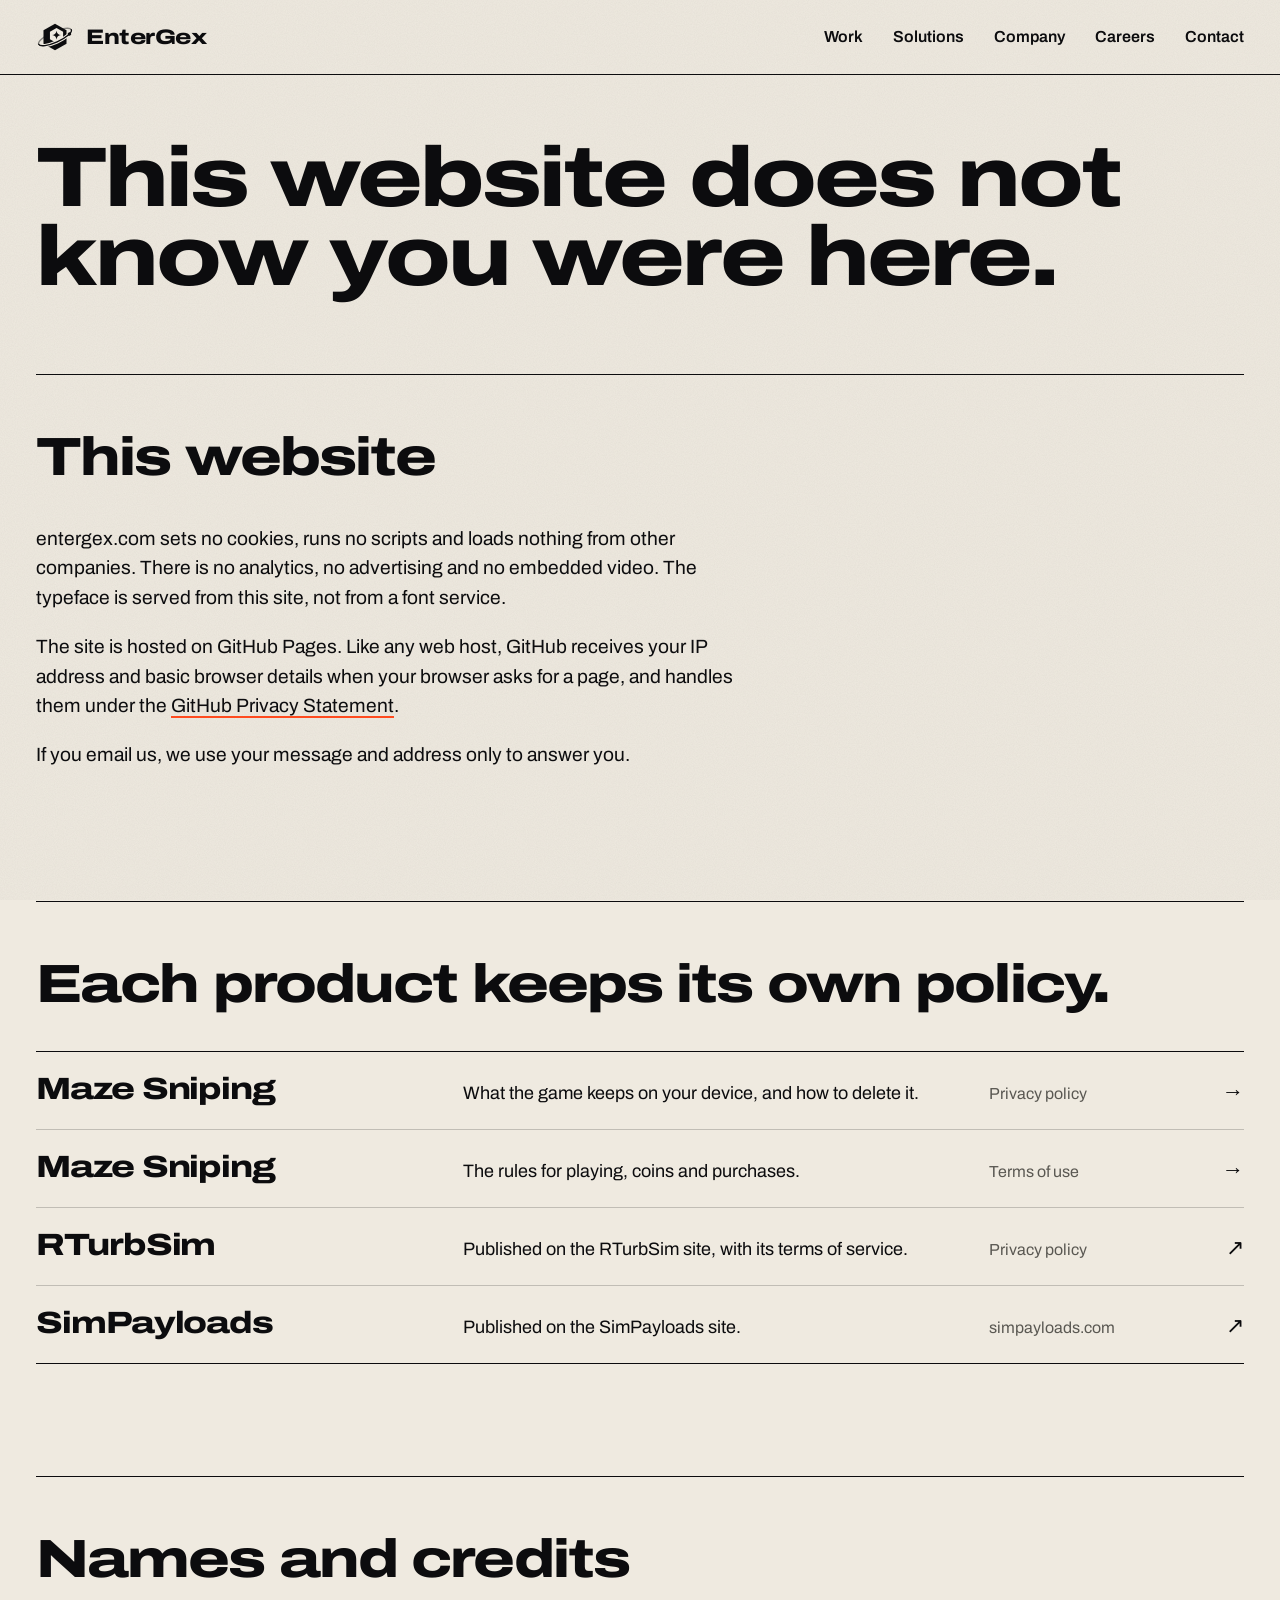
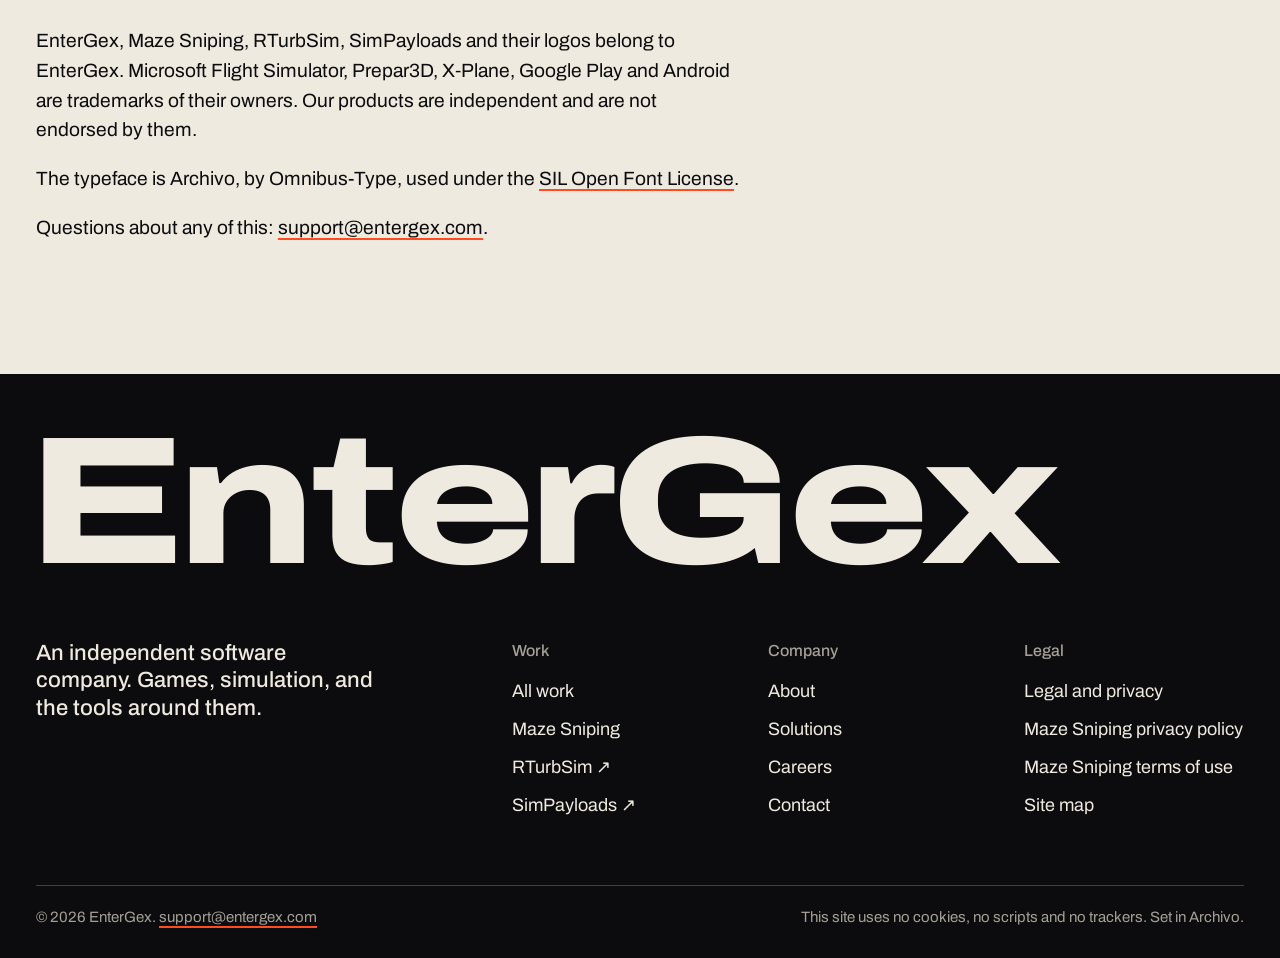
<file: legal/index.html>
<!doctype html>
<html lang="en">
<head>
<meta charset="utf-8">
<meta name="viewport" content="width=device-width,initial-scale=1">
<meta http-equiv="Content-Security-Policy" content="default-src 'none'; img-src 'self'; style-src 'self'; font-src 'self'; base-uri 'none'; form-action 'none'">
<title>Legal and privacy &middot; EnterGex</title>
<meta name="description" content="Privacy on the EnterGex website, and where to find the privacy policies and terms for Maze Sniping, RTurbSim and SimPayloads.">
<link rel="canonical" href="https://entergex.com/legal/">
<meta name="theme-color" content="#efeae0">
<link rel="icon" href="/assets/entergex-mark.svg" type="image/svg+xml">
<link rel="preload" href="/assets/fonts/archivo.woff2" as="font" type="font/woff2" crossorigin>
<link rel="stylesheet" href="/assets/site.css?v=85960b8064">
<meta property="og:type" content="website">
<meta property="og:site_name" content="EnterGex">
<meta property="og:title" content="Legal and privacy">
<meta property="og:description" content="Privacy on the EnterGex website, and where to find the privacy policies and terms for Maze Sniping, RTurbSim and SimPayloads.">
<meta property="og:url" content="https://entergex.com/legal/">
<meta property="og:image" content="https://entergex.com/assets/feature-graphic.jpg">
</head>
<body>
<a class="skip" href="#main">Skip to content</a>
<header class="top">
<div class="wrap bar">
  <a class="brand" href="/" aria-label="EnterGex home"><svg viewBox="0 0 100 100" width="38" height="38" aria-hidden="true"><path class="m-ln" transform="rotate(-24 50 50)" d="M3 50A47 14 0 0 1 97 50" stroke-width="3.600" stroke-linecap="round" opacity=".45"/><path class="m-fg" d="M50 15 80.300 32.500v35L50 85 19.700 67.500v-35Z"/><path class="m-bg" d="M54 26 71.300 36v20L54 66 36.700 56V36Z"/><path class="m-fg" d="M54 33.500Q55.400 43.600 65.500 45 55.400 46.400 54 56.500 52.600 46.400 42.500 45 52.600 43.600 54 33.500Z"/><g transform="rotate(-24 50 50)"><path class="m-cut" d="M3 50A47 14 0 0 0 97 50" stroke-width="9"/><path class="m-ln" d="M3 50A47 14 0 0 0 97 50" stroke-width="3.600" stroke-linecap="round"/><circle class="m-fg" cx="88" cy="58.200" r="4.600"/></g></svg><span>EnterGex</span></a>
  <nav class="nav" aria-label="Main">
    <a href="/products/">Work</a>
    <a href="/solutions/">Solutions</a>
    <a href="/about/">Company</a>
    <a href="/careers/">Careers</a>
    <a href="/contact/">Contact</a>
  </nav>
</div>
</header>
<main id="main" class="wrap">
<section class="head">
    <h1>This website does not know you were here.</h1>
  </section>

  <section class="sec">
      <h2>This website</h2>
      <div class="prose">
        <p>entergex.com sets no cookies, runs no scripts and loads nothing from other companies. There is no analytics, no advertising and no embedded video. The typeface is served from this site, not from a font service.</p>
        <p>The site is hosted on GitHub Pages. Like any web host, GitHub receives your IP address and basic browser details when your browser asks for a page, and handles them under the <a href="https://docs.github.com/site-policy/privacy-policies/github-general-privacy-statement" rel="noopener">GitHub Privacy Statement</a>.</p>
        <p>If you email us, we use your message and address only to answer you.</p>
      </div>
  </section>

  <section class="sec">
      <h2>Each product keeps its own policy.</h2>
      <ol class="idx">
        <li><a class="row" href="/maze-sniping/privacy-policy.html"><b>Maze Sniping</b><span>What the game keeps on your device, and how to delete it.</span><small>Privacy policy</small><span class="arr" aria-hidden="true">&rarr;</span></a></li>
        <li><a class="row" href="/maze-sniping/terms.html"><b>Maze Sniping</b><span>The rules for playing, coins and purchases.</span><small>Terms of use</small><span class="arr" aria-hidden="true">&rarr;</span></a></li>
        <li><a class="row" href="https://rturbsim.com/privacy.php" rel="noopener"><b>RTurbSim</b><span>Published on the RTurbSim site, with its terms of service.</span><small>Privacy policy</small><span class="arr" aria-hidden="true">&nearr;</span></a></li>
        <li><a class="row" href="https://simpayloads.com/" rel="noopener"><b>SimPayloads</b><span>Published on the SimPayloads site.</span><small>simpayloads.com</small><span class="arr" aria-hidden="true">&nearr;</span></a></li>
      </ol>
  </section>

  <section class="sec">
      <h2>Names and credits</h2>
      <div class="prose">
        <p>EnterGex, Maze Sniping, RTurbSim, SimPayloads and their logos belong to EnterGex. Microsoft Flight Simulator, Prepar3D, X&#8209;Plane, Google Play and Android are trademarks of their owners. Our products are independent and are not endorsed by them.</p>
        <p>The typeface is Archivo, by Omnibus-Type, used under the <a href="/assets/fonts/OFL.txt">SIL Open Font License</a>.</p>
        <p>Questions about any of this: <a href="mailto:support@entergex.com?subject=Legal">support@entergex.com</a>.</p>
      </div>
  </section>
</main>
<footer class="foot ink">
<div class="wrap">
  <div class="word" aria-hidden="true">EnterGex</div>
  <div class="foot-grid">
    <p>An independent software company. Games, simulation, and the tools around them.</p>
    <nav aria-label="Work">
      <h2>Work</h2>
      <ul>
        <li><a href="/products/">All work</a></li>
        <li><a href="/maze-sniping/">Maze Sniping</a></li>
        <li><a class="ext" href="https://rturbsim.com/" rel="noopener">RTurbSim</a></li>
        <li><a class="ext" href="https://simpayloads.com/" rel="noopener">SimPayloads</a></li>
      </ul>
    </nav>
    <nav aria-label="Company">
      <h2>Company</h2>
      <ul>
        <li><a href="/about/">About</a></li>
        <li><a href="/solutions/">Solutions</a></li>
        <li><a href="/careers/">Careers</a></li>
        <li><a href="/contact/">Contact</a></li>
      </ul>
    </nav>
    <nav aria-label="Legal and site">
      <h2>Legal</h2>
      <ul>
        <li><a href="/legal/">Legal and privacy</a></li>
        <li><a href="/maze-sniping/privacy-policy.html">Maze Sniping privacy policy</a></li>
        <li><a href="/maze-sniping/terms.html">Maze Sniping terms of use</a></li>
        <li><a href="/sitemap/">Site map</a></li>
      </ul>
    </nav>
  </div>
  <div class="colophon">
    <span>&copy; 2026 EnterGex. <a href="mailto:support@entergex.com">support@entergex.com</a></span>
    <span>This site uses no cookies, no scripts and no trackers. Set in Archivo.</span>
  </div>
</div>
</footer>
</body>
</html>
</file>
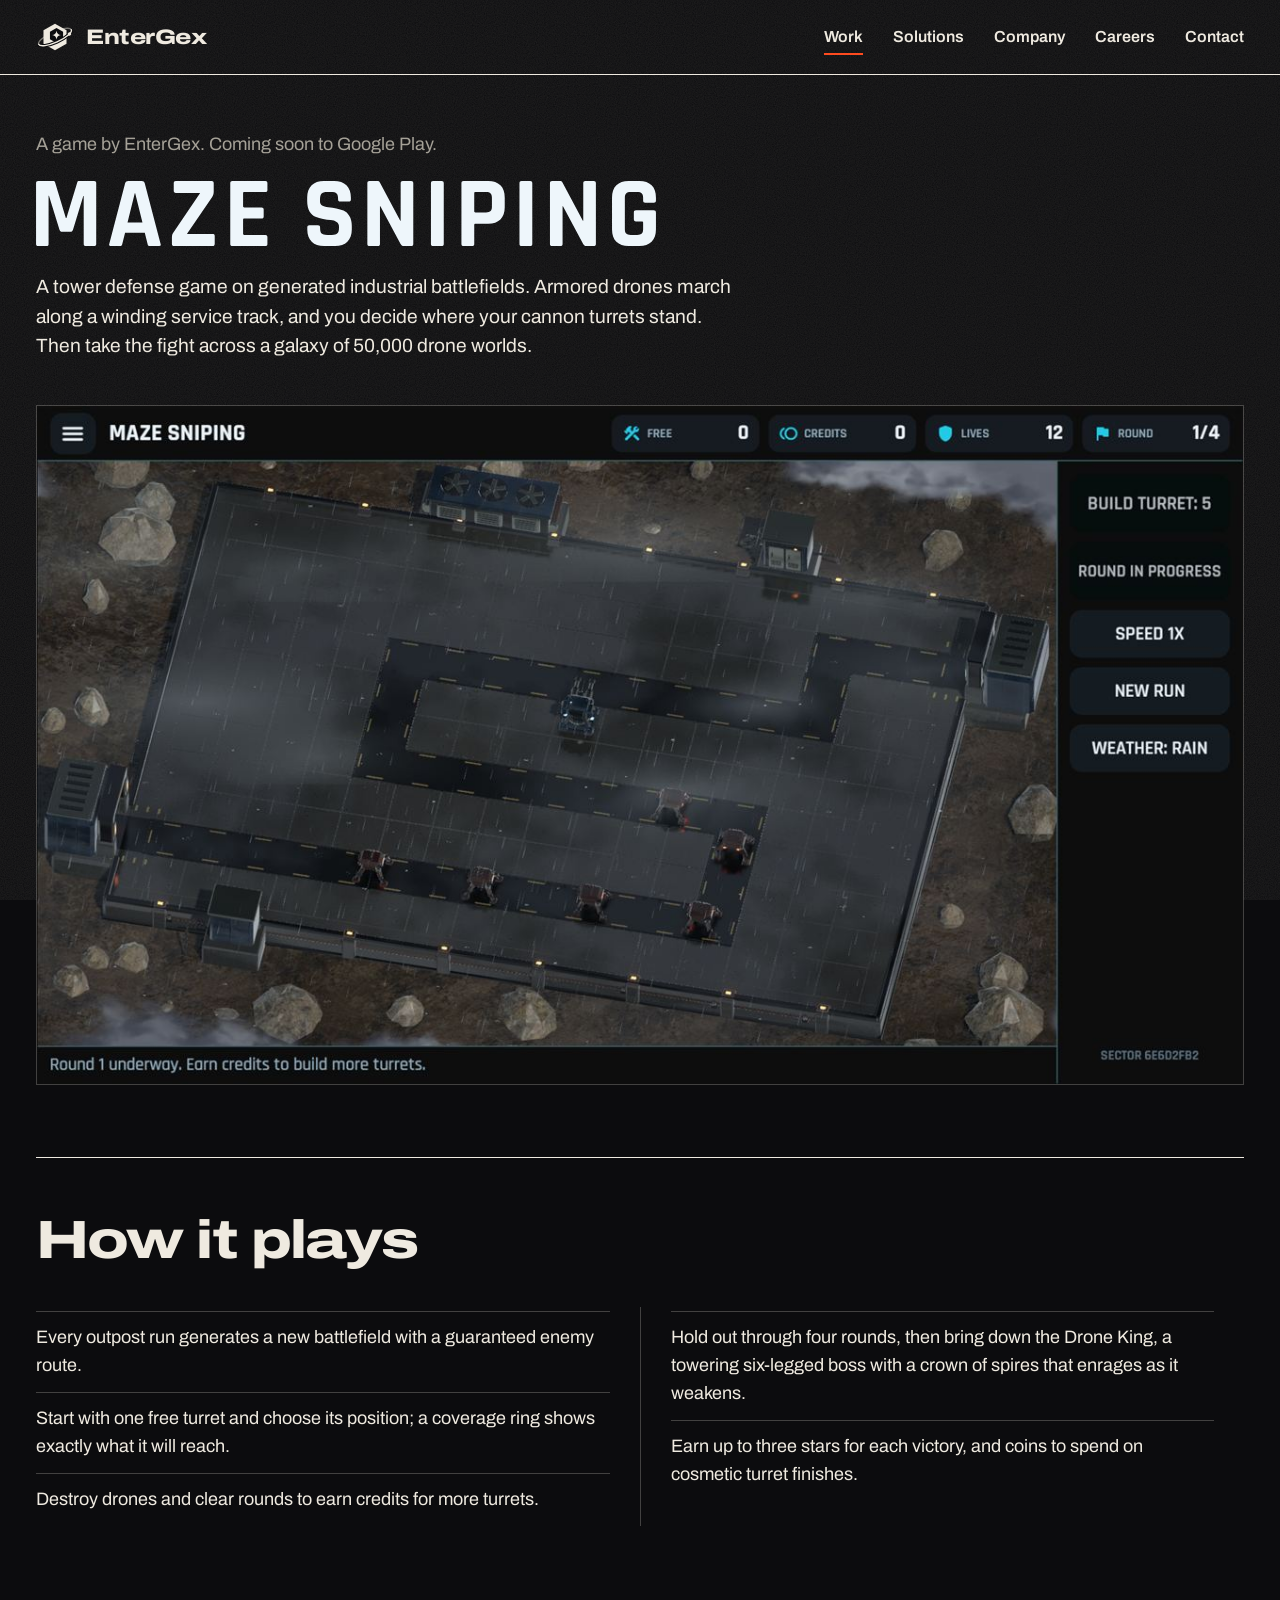
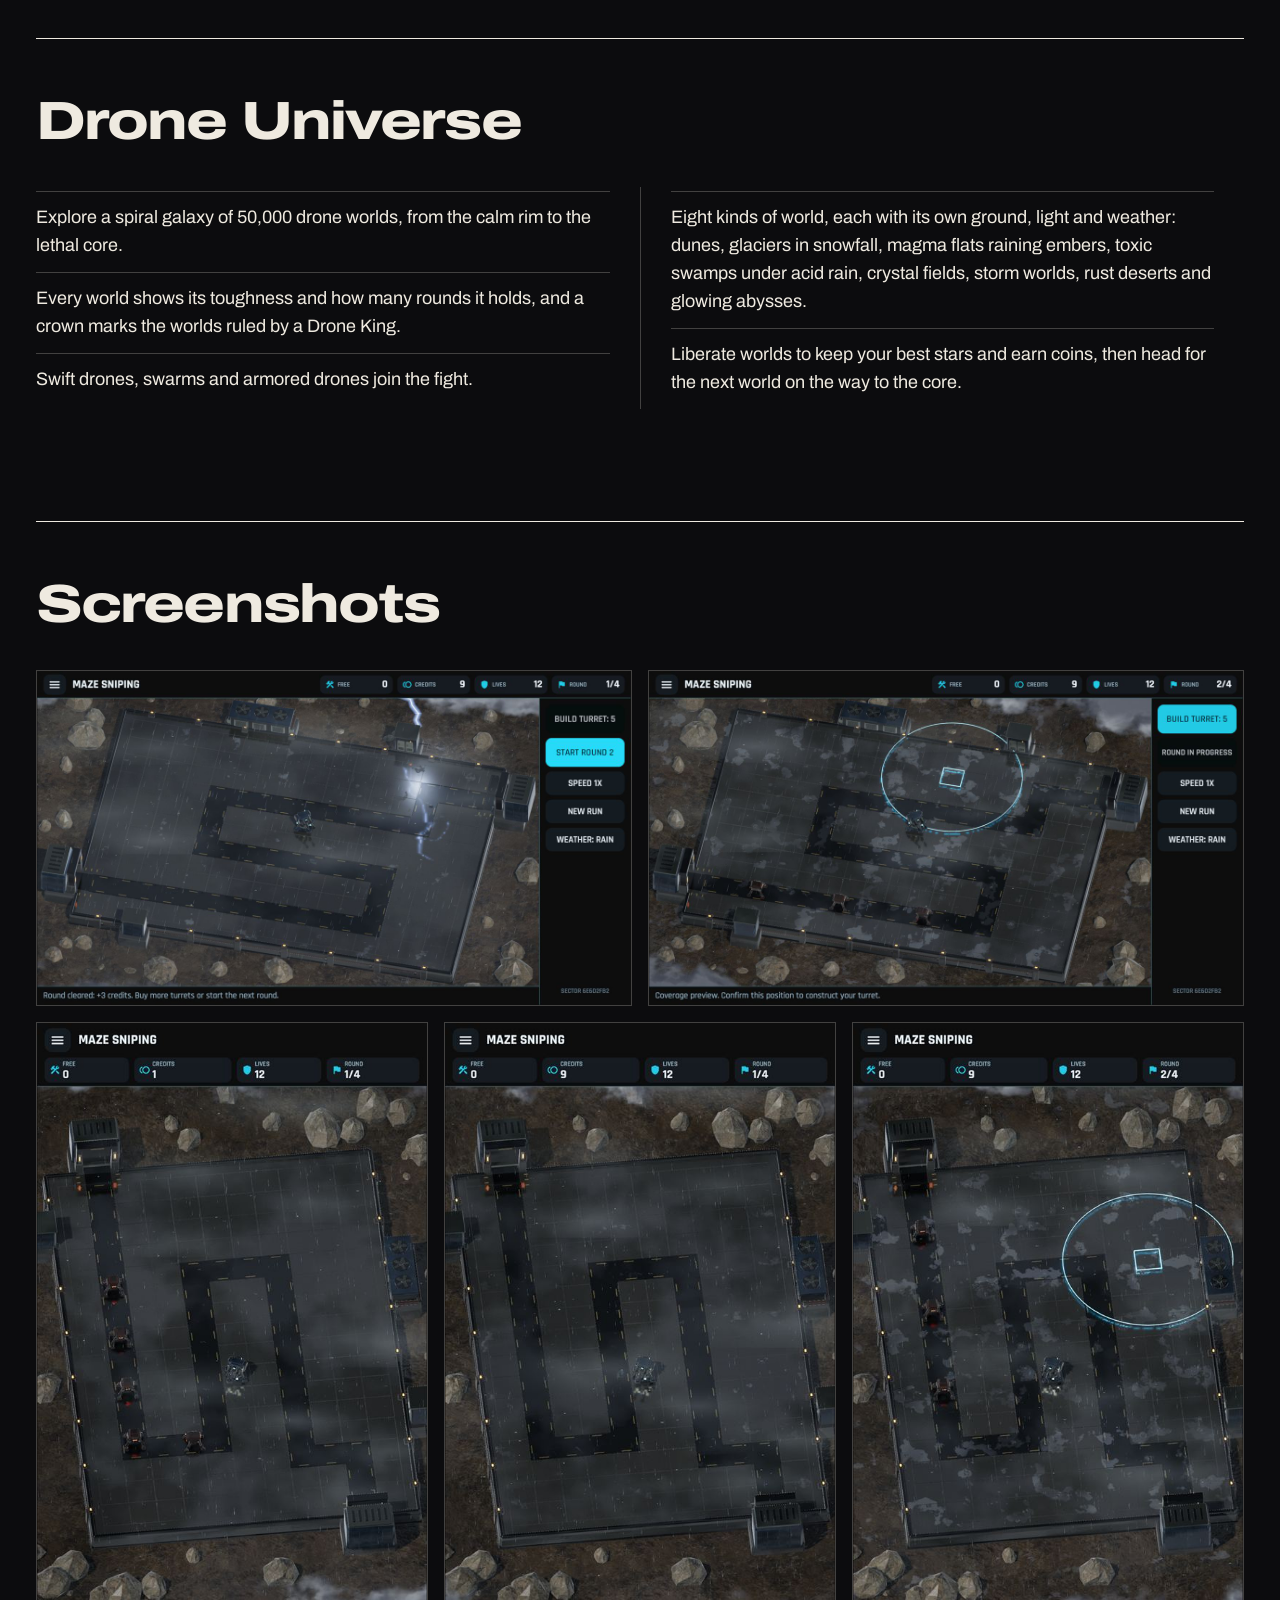
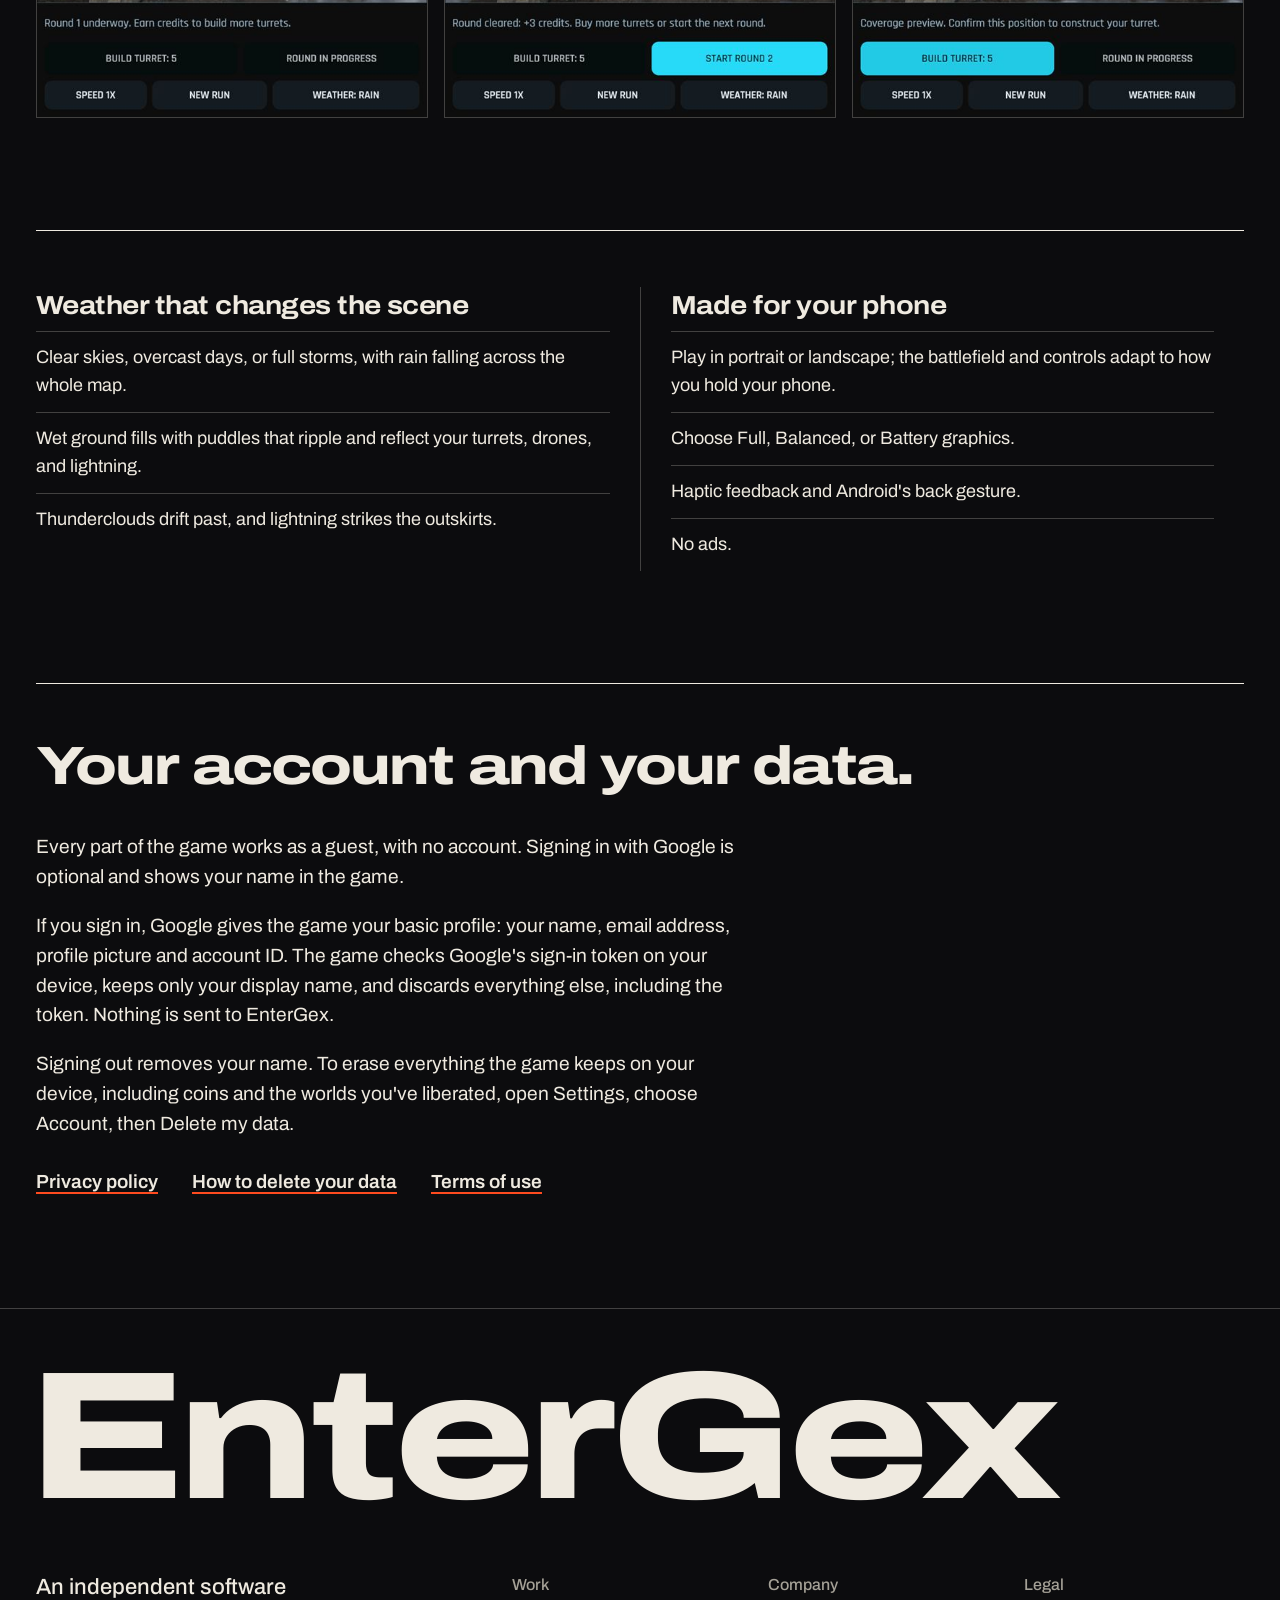
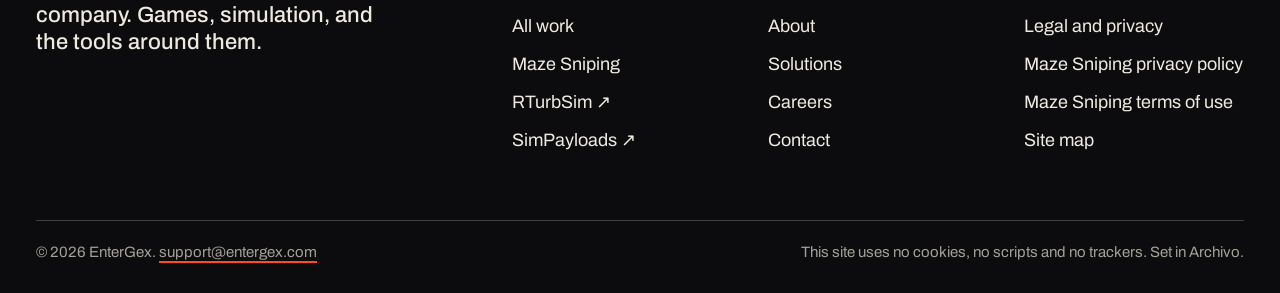
<file: maze-sniping/index.html>
<!doctype html>
<html lang="en">
<head>
<meta charset="utf-8">
<meta name="viewport" content="width=device-width,initial-scale=1">
<meta http-equiv="Content-Security-Policy" content="default-src 'none'; img-src 'self'; style-src 'self'; font-src 'self'; base-uri 'none'; form-action 'none'">
<title>Maze Sniping &middot; EnterGex</title>
<meta name="description" content="Maze Sniping is a tower defense game on generated battlefields. Place cannon turrets, bring down the Drone King, then liberate a galaxy of 50,000 drone worlds. Coming soon to Google Play.">
<link rel="canonical" href="https://entergex.com/maze-sniping/">
<meta name="theme-color" content="#0c0c0e">
<link rel="icon" href="/assets/icon-32.png" type="image/png" sizes="32x32">
<link rel="apple-touch-icon" href="/assets/icon-192.png">
<link rel="preload" href="/assets/fonts/archivo.woff2" as="font" type="font/woff2" crossorigin>
<link rel="stylesheet" href="/assets/site.css?v=85960b8064">
<meta property="og:type" content="website">
<meta property="og:site_name" content="EnterGex">
<meta property="og:title" content="Maze Sniping">
<meta property="og:description" content="Maze Sniping is a tower defense game on generated battlefields. Place cannon turrets, bring down the Drone King, then liberate a galaxy of 50,000 drone worlds. Coming soon to Google Play.">
<meta property="og:url" content="https://entergex.com/maze-sniping/">
<meta property="og:image" content="https://entergex.com/assets/feature-graphic.jpg">
</head>
<body class="ink">
<a class="skip" href="#main">Skip to content</a>
<header class="top">
<div class="wrap bar">
  <a class="brand" href="/" aria-label="EnterGex home"><svg viewBox="0 0 100 100" width="38" height="38" aria-hidden="true"><path class="m-ln" transform="rotate(-24 50 50)" d="M3 50A47 14 0 0 1 97 50" stroke-width="3.600" stroke-linecap="round" opacity=".45"/><path class="m-fg" d="M50 15 80.300 32.500v35L50 85 19.700 67.500v-35Z"/><path class="m-bg" d="M54 26 71.300 36v20L54 66 36.700 56V36Z"/><path class="m-fg" d="M54 33.500Q55.400 43.600 65.500 45 55.400 46.400 54 56.500 52.600 46.400 42.500 45 52.600 43.600 54 33.500Z"/><g transform="rotate(-24 50 50)"><path class="m-cut" d="M3 50A47 14 0 0 0 97 50" stroke-width="9"/><path class="m-ln" d="M3 50A47 14 0 0 0 97 50" stroke-width="3.600" stroke-linecap="round"/><circle class="m-fg" cx="88" cy="58.200" r="4.600"/></g></svg><span>EnterGex</span></a>
  <nav class="nav" aria-label="Main">
    <a href="/products/" aria-current="page">Work</a>
    <a href="/solutions/">Solutions</a>
    <a href="/about/">Company</a>
    <a href="/careers/">Careers</a>
    <a href="/contact/">Contact</a>
  </nav>
</div>
</header>
<main id="main" class="wrap">
<section class="game-head">
    <p class="soft">A game by EnterGex. Coming soon to Google Play.</p>
    <h1><img src="/assets/maze-sniping-wordmark.svg" alt="Maze Sniping" width="614" height="64"></h1>
    <div class="prose"><p>A tower defense game on generated industrial battlefields. Armored drones march along a winding service track, and you decide where your cannon turrets stand. Then take the fight across a galaxy of 50,000 drone worlds.</p></div>
    <img class="hero-art" src="/assets/landscape-1.jpg" alt="A cannon turret guards the winding track as armored drones advance through the rain." width="1280" height="720">
  </section>

  <section class="sec">
      <h2>How it plays</h2>
      <div class="cols two">
        <div>
        <ul class="points">
          <li>Every outpost run generates a new battlefield with a guaranteed enemy route.</li>
          <li>Start with one free turret and choose its position; a coverage ring shows exactly what it will reach.</li>
          <li>Destroy drones and clear rounds to earn credits for more turrets.</li>
        </ul>
        </div>
        <div>
        <ul class="points">
          <li>Hold out through four rounds, then bring down the Drone King, a towering six-legged boss with a crown of spires that enrages as it weakens.</li>
          <li>Earn up to three stars for each victory, and coins to spend on cosmetic turret finishes.</li>
        </ul>
        </div>
      </div>
  </section>

  <section class="sec">
      <h2>Drone Universe</h2>
      <div class="cols two">
        <div>
        <ul class="points">
          <li>Explore a spiral galaxy of 50,000 drone worlds, from the calm rim to the lethal core.</li>
          <li>Every world shows its toughness and how many rounds it holds, and a crown marks the worlds ruled by a Drone King.</li>
          <li>Swift drones, swarms and armored drones join the fight.</li>
        </ul>
        </div>
        <div>
        <ul class="points">
          <li>Eight kinds of world, each with its own ground, light and weather: dunes, glaciers in snowfall, magma flats raining embers, toxic swamps under acid rain, crystal fields, storm worlds, rust deserts and glowing abysses.</li>
          <li>Liberate worlds to keep your best stars and earn coins, then head for the next world on the way to the core.</li>
        </ul>
        </div>
      </div>
  </section>

  <section class="sec">
      <h2>Screenshots</h2>
      <div class="shots">
        <img src="/assets/landscape-2.jpg" alt="Lightning strikes beside the rain-soaked outpost after a round is cleared." width="1280" height="720" loading="lazy">
        <img src="/assets/landscape-3.jpg" alt="A coverage ring previews where a new turret will reach on the wet deck." width="1280" height="720" loading="lazy">
      </div>
      <div class="portraits">
        <img src="/assets/portrait-1.jpg" alt="Portrait view of drones marching along the route in the rain." width="540" height="960" loading="lazy">
        <img src="/assets/portrait-2.jpg" alt="A cleared round in portrait view, ready for the next wave." width="540" height="960" loading="lazy">
        <img src="/assets/portrait-3.jpg" alt="Choosing a turret position in portrait view, with its coverage ring shown." width="540" height="960" loading="lazy">
      </div>
  </section>

  <section class="sec">
      <div class="cols two">
        <div>
        <h3>Weather that changes the scene</h3>
        <ul class="points">
          <li>Clear skies, overcast days, or full storms, with rain falling across the whole map.</li>
          <li>Wet ground fills with puddles that ripple and reflect your turrets, drones, and lightning.</li>
          <li>Thunderclouds drift past, and lightning strikes the outskirts.</li>
        </ul>
        </div>
        <div>
        <h3>Made for your phone</h3>
        <ul class="points">
          <li>Play in portrait or landscape; the battlefield and controls adapt to how you hold your phone.</li>
          <li>Choose Full, Balanced, or Battery graphics.</li>
          <li>Haptic feedback and Android&#39;s back gesture.</li>
          <li>No ads.</li>
        </ul>
        </div>
      </div>
  </section>

  <section class="sec" id="account">
      <h2>Your account and your data.</h2>
      <div class="prose">
        <p>Every part of the game works as a guest, with no account. Signing in with Google is optional and shows your name in the game.</p>
        <p>If you sign in, Google gives the game your basic profile: your name, email address, profile picture and account ID. The game checks Google's sign-in token on your device, keeps only your display name, and discards everything else, including the token. Nothing is sent to EnterGex.</p>
        <p>Signing out removes your name. To erase everything the game keeps on your device, including coins and the worlds you've liberated, open Settings, choose Account, then Delete my data.</p>
      </div>
      <p class="go"><a href="/maze-sniping/privacy-policy.html">Privacy policy</a><a href="/maze-sniping/privacy-policy.html#delete-your-data">How to delete your data</a><a href="/maze-sniping/terms.html">Terms of use</a></p>
  </section>
</main>
<footer class="foot ink">
<div class="wrap">
  <div class="word" aria-hidden="true">EnterGex</div>
  <div class="foot-grid">
    <p>An independent software company. Games, simulation, and the tools around them.</p>
    <nav aria-label="Work">
      <h2>Work</h2>
      <ul>
        <li><a href="/products/">All work</a></li>
        <li><a href="/maze-sniping/">Maze Sniping</a></li>
        <li><a class="ext" href="https://rturbsim.com/" rel="noopener">RTurbSim</a></li>
        <li><a class="ext" href="https://simpayloads.com/" rel="noopener">SimPayloads</a></li>
      </ul>
    </nav>
    <nav aria-label="Company">
      <h2>Company</h2>
      <ul>
        <li><a href="/about/">About</a></li>
        <li><a href="/solutions/">Solutions</a></li>
        <li><a href="/careers/">Careers</a></li>
        <li><a href="/contact/">Contact</a></li>
      </ul>
    </nav>
    <nav aria-label="Legal and site">
      <h2>Legal</h2>
      <ul>
        <li><a href="/legal/">Legal and privacy</a></li>
        <li><a href="/maze-sniping/privacy-policy.html">Maze Sniping privacy policy</a></li>
        <li><a href="/maze-sniping/terms.html">Maze Sniping terms of use</a></li>
        <li><a href="/sitemap/">Site map</a></li>
      </ul>
    </nav>
  </div>
  <div class="colophon">
    <span>&copy; 2026 EnterGex. <a href="mailto:support@entergex.com">support@entergex.com</a></span>
    <span>This site uses no cookies, no scripts and no trackers. Set in Archivo.</span>
  </div>
</div>
</footer>
</body>
</html>
</file>
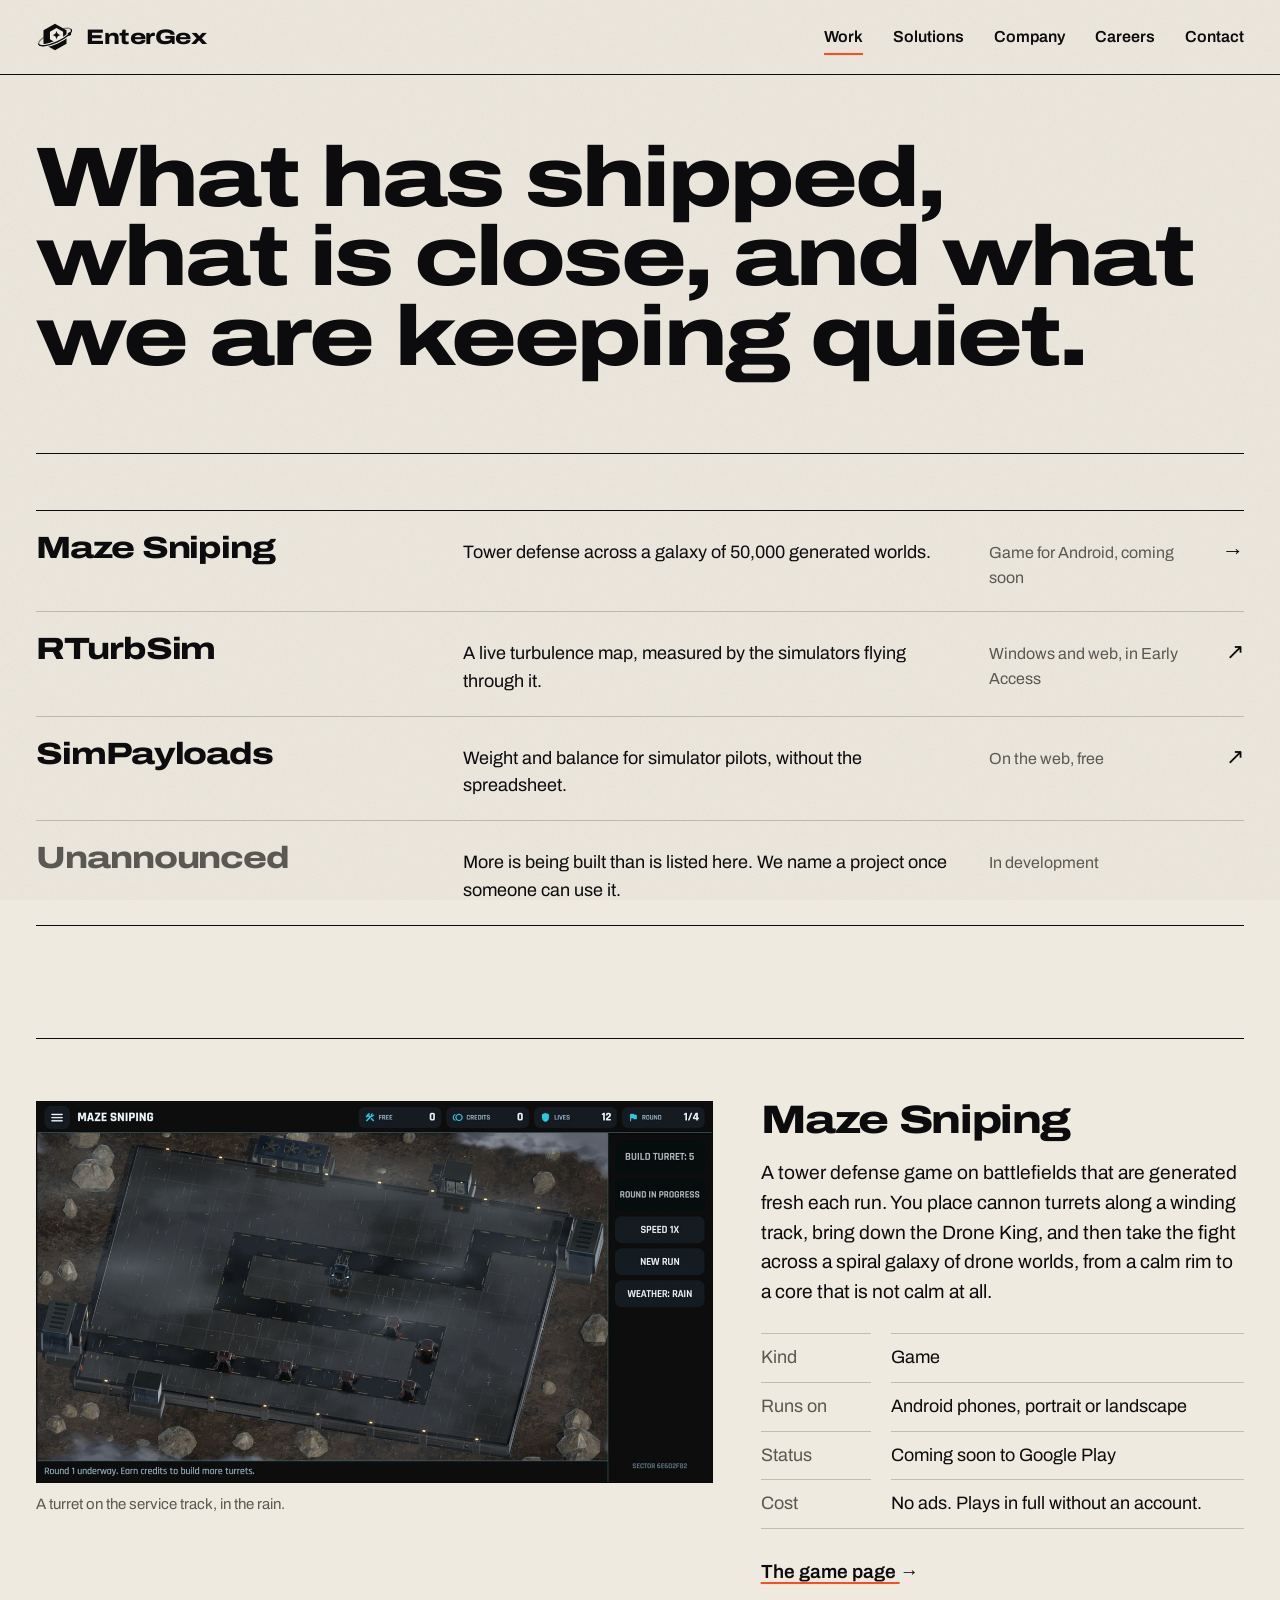
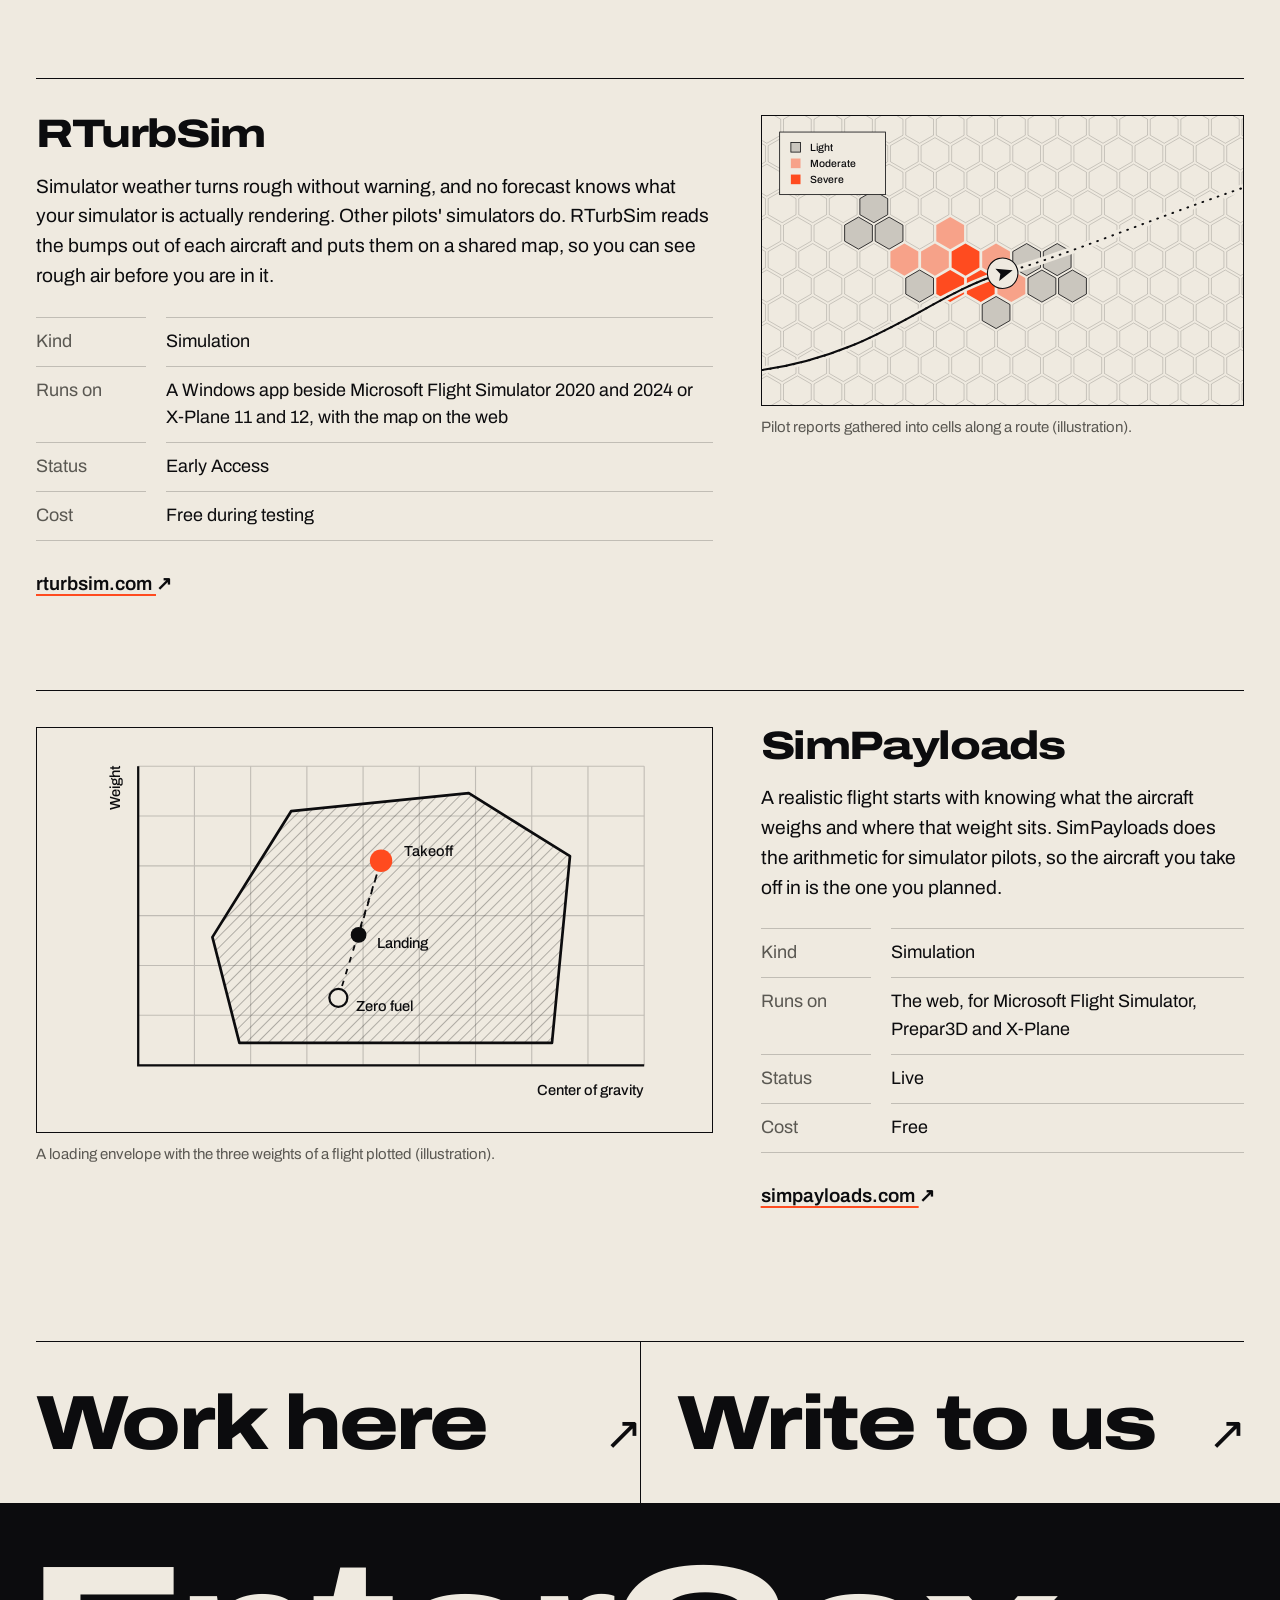
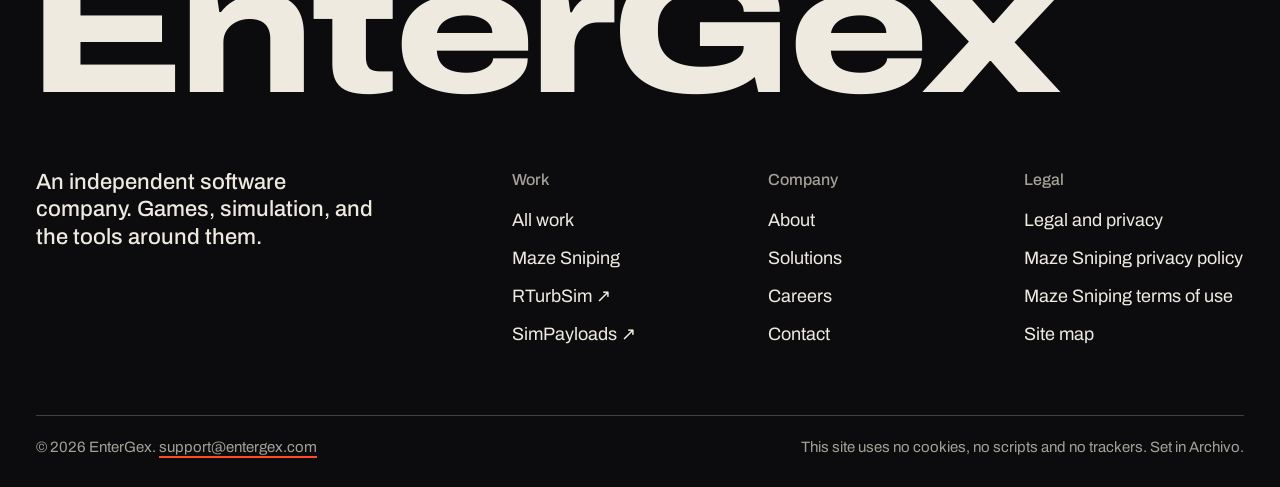
<file: products/index.html>
<!doctype html>
<html lang="en">
<head>
<meta charset="utf-8">
<meta name="viewport" content="width=device-width,initial-scale=1">
<meta http-equiv="Content-Security-Policy" content="default-src 'none'; img-src 'self'; style-src 'self'; font-src 'self'; base-uri 'none'; form-action 'none'">
<title>Work &middot; EnterGex</title>
<meta name="description" content="Work by EnterGex: Maze Sniping, a tower defense game; RTurbSim, a live turbulence map for flight simulators; SimPayloads, a weight and balance calculator; and more in development.">
<link rel="canonical" href="https://entergex.com/products/">
<meta name="theme-color" content="#efeae0">
<link rel="icon" href="/assets/entergex-mark.svg" type="image/svg+xml">
<link rel="preload" href="/assets/fonts/archivo.woff2" as="font" type="font/woff2" crossorigin>
<link rel="stylesheet" href="/assets/site.css?v=85960b8064">
<meta property="og:type" content="website">
<meta property="og:site_name" content="EnterGex">
<meta property="og:title" content="Work">
<meta property="og:description" content="Work by EnterGex: Maze Sniping, a tower defense game; RTurbSim, a live turbulence map for flight simulators; SimPayloads, a weight and balance calculator; and more in development.">
<meta property="og:url" content="https://entergex.com/products/">
<meta property="og:image" content="https://entergex.com/assets/feature-graphic.jpg">
</head>
<body>
<a class="skip" href="#main">Skip to content</a>
<header class="top">
<div class="wrap bar">
  <a class="brand" href="/" aria-label="EnterGex home"><svg viewBox="0 0 100 100" width="38" height="38" aria-hidden="true"><path class="m-ln" transform="rotate(-24 50 50)" d="M3 50A47 14 0 0 1 97 50" stroke-width="3.600" stroke-linecap="round" opacity=".45"/><path class="m-fg" d="M50 15 80.300 32.500v35L50 85 19.700 67.500v-35Z"/><path class="m-bg" d="M54 26 71.300 36v20L54 66 36.700 56V36Z"/><path class="m-fg" d="M54 33.500Q55.400 43.600 65.500 45 55.400 46.400 54 56.500 52.600 46.400 42.500 45 52.600 43.600 54 33.500Z"/><g transform="rotate(-24 50 50)"><path class="m-cut" d="M3 50A47 14 0 0 0 97 50" stroke-width="9"/><path class="m-ln" d="M3 50A47 14 0 0 0 97 50" stroke-width="3.600" stroke-linecap="round"/><circle class="m-fg" cx="88" cy="58.200" r="4.600"/></g></svg><span>EnterGex</span></a>
  <nav class="nav" aria-label="Main">
    <a href="/products/" aria-current="page">Work</a>
    <a href="/solutions/">Solutions</a>
    <a href="/about/">Company</a>
    <a href="/careers/">Careers</a>
    <a href="/contact/">Contact</a>
  </nav>
</div>
</header>
<main id="main" class="wrap">
<section class="head">
    <h1>What has shipped, what is close, and what we are keeping quiet.</h1>
  </section>

  <section class="sec">
    <ol class="idx">
      <li><a class="row" href="/maze-sniping/"><b>Maze Sniping</b><span>Tower defense across a galaxy of 50,000 generated worlds.</span><small>Game for Android, coming soon</small><span class="arr" aria-hidden="true">&rarr;</span></a></li>
      <li><a class="row" href="https://rturbsim.com/" rel="noopener"><b>RTurbSim</b><span>A live turbulence map, measured by the simulators flying through it.</span><small>Windows and web, in Early Access</small><span class="arr" aria-hidden="true">&nearr;</span></a></li>
      <li><a class="row" href="https://simpayloads.com/" rel="noopener"><b>SimPayloads</b><span>Weight and balance for simulator pilots, without the spreadsheet.</span><small>On the web, free</small><span class="arr" aria-hidden="true">&nearr;</span></a></li>
      <li><div class="row pending"><b>Unannounced</b><span>More is being built than is listed here. We name a project once someone can use it.</span><small>In development</small><span></span></div></li>
    </ol>
  </section>

  <section class="sec">
      <article class="entry">
        <figure class="plate"><div class="frame"><img src="/assets/landscape-1.jpg" alt="A cannon turret guards a winding track as armored drones advance through the rain." width="1280" height="720"></div><figcaption>A turret on the service track, in the rain.</figcaption></figure>
        <div>
          <h2>Maze Sniping</h2>
          <div class="prose"><p>A tower defense game on battlefields that are generated fresh each run. You place cannon turrets along a winding track, bring down the Drone King, and then take the fight across a spiral galaxy of drone worlds, from a calm rim to a core that is not calm at all.</p></div>
          <dl class="spec"><dt>Kind</dt><dd>Game</dd><dt>Runs on</dt><dd>Android phones, portrait or landscape</dd><dt>Status</dt><dd>Coming soon to Google Play</dd><dt>Cost</dt><dd>No ads. Plays in full without an account.</dd></dl>
          <p class="go"><a href="/maze-sniping/">The game page <span aria-hidden="true">&rarr;</span></a></p>
        </div>
      </article>
      <article class="entry flip">
        <figure class="plate"><div class="frame"><svg viewBox="0 0 600 360" aria-hidden="true"><path class="c-ln" d="M-32.1 -6 -14.8 4V24L-32.1 34 -49.4 24V4Z" opacity=".22"/><path class="c-ln" d="M6 -6 23.3 4V24L6 34 -11.3 24V4Z" opacity=".22"/><path class="c-ln" d="M44.1 -6 61.4 4V24L44.1 34 26.8 24V4Z" opacity=".22"/><path class="c-ln" d="M82.2 -6 99.5 4V24L82.2 34 64.9 24V4Z" opacity=".22"/><path class="c-ln" d="M120.3 -6 137.6 4V24L120.3 34 103 24V4Z" opacity=".22"/><path class="c-ln" d="M158.4 -6 175.7 4V24L158.4 34 141.1 24V4Z" opacity=".22"/><path class="c-ln" d="M196.5 -6 213.8 4V24L196.5 34 179.2 24V4Z" opacity=".22"/><path class="c-ln" d="M234.6 -6 251.9 4V24L234.6 34 217.3 24V4Z" opacity=".22"/><path class="c-ln" d="M272.7 -6 290 4V24L272.7 34 255.4 24V4Z" opacity=".22"/><path class="c-ln" d="M310.8 -6 328.2 4V24L310.8 34 293.5 24V4Z" opacity=".22"/><path class="c-ln" d="M348.9 -6 366.3 4V24L348.9 34 331.6 24V4Z" opacity=".22"/><path class="c-ln" d="M387 -6 404.4 4V24L387 34 369.7 24V4Z" opacity=".22"/><path class="c-ln" d="M425.1 -6 442.5 4V24L425.1 34 407.8 24V4Z" opacity=".22"/><path class="c-ln" d="M463.2 -6 480.6 4V24L463.2 34 445.9 24V4Z" opacity=".22"/><path class="c-ln" d="M501.4 -6 518.7 4V24L501.4 34 484 24V4Z" opacity=".22"/><path class="c-ln" d="M539.5 -6 556.8 4V24L539.5 34 522.1 24V4Z" opacity=".22"/><path class="c-ln" d="M577.6 -6 594.9 4V24L577.6 34 560.2 24V4Z" opacity=".22"/><path class="c-ln" d="M615.7 -6 633 4V24L615.7 34 598.3 24V4Z" opacity=".22"/><path class="c-ln" d="M-13.1 27 4.3 37V57L-13.1 67 -30.4 57V37Z" opacity=".22"/><path class="c-ln" d="M25.1 27 42.4 37V57L25.1 67 7.7 57V37Z" opacity=".22"/><path class="c-ln" d="M63.2 27 80.5 37V57L63.2 67 45.8 57V37Z" opacity=".22"/><path class="c-ln" d="M101.3 27 118.6 37V57L101.3 67 83.9 57V37Z" opacity=".22"/><path class="c-ln" d="M139.4 27 156.7 37V57L139.4 67 122 57V37Z" opacity=".22"/><path class="c-ln" d="M177.5 27 194.8 37V57L177.5 67 160.1 57V37Z" opacity=".22"/><path class="c-ln" d="M215.6 27 232.9 37V57L215.6 67 198.3 57V37Z" opacity=".22"/><path class="c-ln" d="M253.7 27 271 37V57L253.7 67 236.4 57V37Z" opacity=".22"/><path class="c-ln" d="M291.8 27 309.1 37V57L291.8 67 274.5 57V37Z" opacity=".22"/><path class="c-ln" d="M329.9 27 347.2 37V57L329.9 67 312.6 57V37Z" opacity=".22"/><path class="c-ln" d="M368 27 385.3 37V57L368 67 350.7 57V37Z" opacity=".22"/><path class="c-ln" d="M406.1 27 423.4 37V57L406.1 67 388.8 57V37Z" opacity=".22"/><path class="c-ln" d="M444.2 27 461.5 37V57L444.2 67 426.9 57V37Z" opacity=".22"/><path class="c-ln" d="M482.3 27 499.6 37V57L482.3 67 465 57V37Z" opacity=".22"/><path class="c-ln" d="M520.4 27 537.7 37V57L520.4 67 503.1 57V37Z" opacity=".22"/><path class="c-ln" d="M558.5 27 575.8 37V57L558.5 67 541.2 57V37Z" opacity=".22"/><path class="c-ln" d="M596.6 27 613.9 37V57L596.6 67 579.3 57V37Z" opacity=".22"/><path class="c-ln" d="M634.7 27 652 37V57L634.7 67 617.4 57V37Z" opacity=".22"/><path class="c-ln" d="M-32.1 60 -14.8 70V90L-32.1 100 -49.4 90V70Z" opacity=".22"/><path class="c-ln" d="M6 60 23.3 70V90L6 100 -11.3 90V70Z" opacity=".22"/><path class="c-ln" d="M44.1 60 61.4 70V90L44.1 100 26.8 90V70Z" opacity=".22"/><path class="c-ln" d="M82.2 60 99.5 70V90L82.2 100 64.9 90V70Z" opacity=".22"/><path class="c-ln" d="M120.3 60 137.6 70V90L120.3 100 103 90V70Z" opacity=".22"/><path class="c-ln" d="M158.4 60 175.7 70V90L158.4 100 141.1 90V70Z" opacity=".22"/><path class="c-ln" d="M196.5 60 213.8 70V90L196.5 100 179.2 90V70Z" opacity=".22"/><path class="c-ln" d="M234.6 60 251.9 70V90L234.6 100 217.3 90V70Z" opacity=".22"/><path class="c-ln" d="M272.7 60 290 70V90L272.7 100 255.4 90V70Z" opacity=".22"/><path class="c-ln" d="M310.8 60 328.2 70V90L310.8 100 293.5 90V70Z" opacity=".22"/><path class="c-ln" d="M348.9 60 366.3 70V90L348.9 100 331.6 90V70Z" opacity=".22"/><path class="c-ln" d="M387 60 404.4 70V90L387 100 369.7 90V70Z" opacity=".22"/><path class="c-ln" d="M425.1 60 442.5 70V90L425.1 100 407.8 90V70Z" opacity=".22"/><path class="c-ln" d="M463.2 60 480.6 70V90L463.2 100 445.9 90V70Z" opacity=".22"/><path class="c-ln" d="M501.4 60 518.7 70V90L501.4 100 484 90V70Z" opacity=".22"/><path class="c-ln" d="M539.5 60 556.8 70V90L539.5 100 522.1 90V70Z" opacity=".22"/><path class="c-ln" d="M577.6 60 594.9 70V90L577.6 100 560.2 90V70Z" opacity=".22"/><path class="c-ln" d="M615.7 60 633 70V90L615.7 100 598.3 90V70Z" opacity=".22"/><path class="c-ln" d="M-13.1 93 4.3 103V123L-13.1 133 -30.4 123V103Z" opacity=".22"/><path class="c-ln" d="M25.1 93 42.4 103V123L25.1 133 7.7 123V103Z" opacity=".22"/><path class="c-ln" d="M63.2 93 80.5 103V123L63.2 133 45.8 123V103Z" opacity=".22"/><path class="c-ln" d="M101.3 93 118.6 103V123L101.3 133 83.9 123V103Z" opacity=".22"/><path class="c-fg" d="M139.4 93 156.7 103V123L139.4 133 122 123V103Z" opacity=".16"/><path class="c-ln" d="M139.4 93 156.7 103V123L139.4 133 122 123V103Z"/><path class="c-ln" d="M177.5 93 194.8 103V123L177.5 133 160.1 123V103Z" opacity=".22"/><path class="c-ln" d="M215.6 93 232.9 103V123L215.6 133 198.3 123V103Z" opacity=".22"/><path class="c-ln" d="M253.7 93 271 103V123L253.7 133 236.4 123V103Z" opacity=".22"/><path class="c-ln" d="M291.8 93 309.1 103V123L291.8 133 274.5 123V103Z" opacity=".22"/><path class="c-ln" d="M329.9 93 347.2 103V123L329.9 133 312.6 123V103Z" opacity=".22"/><path class="c-ln" d="M368 93 385.3 103V123L368 133 350.7 123V103Z" opacity=".22"/><path class="c-ln" d="M406.1 93 423.4 103V123L406.1 133 388.8 123V103Z" opacity=".22"/><path class="c-ln" d="M444.2 93 461.5 103V123L444.2 133 426.9 123V103Z" opacity=".22"/><path class="c-ln" d="M482.3 93 499.6 103V123L482.3 133 465 123V103Z" opacity=".22"/><path class="c-ln" d="M520.4 93 537.7 103V123L520.4 133 503.1 123V103Z" opacity=".22"/><path class="c-ln" d="M558.5 93 575.8 103V123L558.5 133 541.2 123V103Z" opacity=".22"/><path class="c-ln" d="M596.6 93 613.9 103V123L596.6 133 579.3 123V103Z" opacity=".22"/><path class="c-ln" d="M634.7 93 652 103V123L634.7 133 617.4 123V103Z" opacity=".22"/><path class="c-ln" d="M-32.1 126 -14.8 136V156L-32.1 166 -49.4 156V136Z" opacity=".22"/><path class="c-ln" d="M6 126 23.3 136V156L6 166 -11.3 156V136Z" opacity=".22"/><path class="c-ln" d="M44.1 126 61.4 136V156L44.1 166 26.8 156V136Z" opacity=".22"/><path class="c-ln" d="M82.2 126 99.5 136V156L82.2 166 64.9 156V136Z" opacity=".22"/><path class="c-fg" d="M120.3 126 137.6 136V156L120.3 166 103 156V136Z" opacity=".16"/><path class="c-ln" d="M120.3 126 137.6 136V156L120.3 166 103 156V136Z"/><path class="c-fg" d="M158.4 126 175.7 136V156L158.4 166 141.1 156V136Z" opacity=".16"/><path class="c-ln" d="M158.4 126 175.7 136V156L158.4 166 141.1 156V136Z"/><path class="c-ln" d="M196.5 126 213.8 136V156L196.5 166 179.2 156V136Z" opacity=".22"/><path class="c-hot" d="M234.6 126 251.9 136V156L234.6 166 217.3 156V136Z" opacity=".45"/><path class="c-ln" d="M272.7 126 290 136V156L272.7 166 255.4 156V136Z" opacity=".22"/><path class="c-ln" d="M310.8 126 328.2 136V156L310.8 166 293.5 156V136Z" opacity=".22"/><path class="c-ln" d="M348.9 126 366.3 136V156L348.9 166 331.6 156V136Z" opacity=".22"/><path class="c-ln" d="M387 126 404.4 136V156L387 166 369.7 156V136Z" opacity=".22"/><path class="c-ln" d="M425.1 126 442.5 136V156L425.1 166 407.8 156V136Z" opacity=".22"/><path class="c-ln" d="M463.2 126 480.6 136V156L463.2 166 445.9 156V136Z" opacity=".22"/><path class="c-ln" d="M501.4 126 518.7 136V156L501.4 166 484 156V136Z" opacity=".22"/><path class="c-ln" d="M539.5 126 556.8 136V156L539.5 166 522.1 156V136Z" opacity=".22"/><path class="c-ln" d="M577.6 126 594.9 136V156L577.6 166 560.2 156V136Z" opacity=".22"/><path class="c-ln" d="M615.7 126 633 136V156L615.7 166 598.3 156V136Z" opacity=".22"/><path class="c-ln" d="M-13.1 159 4.3 169V189L-13.1 199 -30.4 189V169Z" opacity=".22"/><path class="c-ln" d="M25.1 159 42.4 169V189L25.1 199 7.7 189V169Z" opacity=".22"/><path class="c-ln" d="M63.2 159 80.5 169V189L63.2 199 45.8 189V169Z" opacity=".22"/><path class="c-ln" d="M101.3 159 118.6 169V189L101.3 199 83.9 189V169Z" opacity=".22"/><path class="c-ln" d="M139.4 159 156.7 169V189L139.4 199 122 189V169Z" opacity=".22"/><path class="c-hot" d="M177.5 159 194.8 169V189L177.5 199 160.1 189V169Z" opacity=".45"/><path class="c-hot" d="M215.6 159 232.9 169V189L215.6 199 198.3 189V169Z" opacity=".45"/><path class="c-hot" d="M253.7 159 271 169V189L253.7 199 236.4 189V169Z"/><path class="c-hot" d="M291.8 159 309.1 169V189L291.8 199 274.5 189V169Z" opacity=".45"/><path class="c-fg" d="M329.9 159 347.2 169V189L329.9 199 312.6 189V169Z" opacity=".16"/><path class="c-ln" d="M329.9 159 347.2 169V189L329.9 199 312.6 189V169Z"/><path class="c-fg" d="M368 159 385.3 169V189L368 199 350.7 189V169Z" opacity=".16"/><path class="c-ln" d="M368 159 385.3 169V189L368 199 350.7 189V169Z"/><path class="c-ln" d="M406.1 159 423.4 169V189L406.1 199 388.8 189V169Z" opacity=".22"/><path class="c-ln" d="M444.2 159 461.5 169V189L444.2 199 426.9 189V169Z" opacity=".22"/><path class="c-ln" d="M482.3 159 499.6 169V189L482.3 199 465 189V169Z" opacity=".22"/><path class="c-ln" d="M520.4 159 537.7 169V189L520.4 199 503.1 189V169Z" opacity=".22"/><path class="c-ln" d="M558.5 159 575.8 169V189L558.5 199 541.2 189V169Z" opacity=".22"/><path class="c-ln" d="M596.6 159 613.9 169V189L596.6 199 579.3 189V169Z" opacity=".22"/><path class="c-ln" d="M634.7 159 652 169V189L634.7 199 617.4 189V169Z" opacity=".22"/><path class="c-ln" d="M-32.1 192 -14.8 202V222L-32.1 232 -49.4 222V202Z" opacity=".22"/><path class="c-ln" d="M6 192 23.3 202V222L6 232 -11.3 222V202Z" opacity=".22"/><path class="c-ln" d="M44.1 192 61.4 202V222L44.1 232 26.8 222V202Z" opacity=".22"/><path class="c-ln" d="M82.2 192 99.5 202V222L82.2 232 64.9 222V202Z" opacity=".22"/><path class="c-ln" d="M120.3 192 137.6 202V222L120.3 232 103 222V202Z" opacity=".22"/><path class="c-ln" d="M158.4 192 175.7 202V222L158.4 232 141.1 222V202Z" opacity=".22"/><path class="c-fg" d="M196.5 192 213.8 202V222L196.5 232 179.2 222V202Z" opacity=".16"/><path class="c-ln" d="M196.5 192 213.8 202V222L196.5 232 179.2 222V202Z"/><path class="c-hot" d="M234.6 192 251.9 202V222L234.6 232 217.3 222V202Z"/><path class="c-hot" d="M272.7 192 290 202V222L272.7 232 255.4 222V202Z"/><path class="c-hot" d="M310.8 192 328.2 202V222L310.8 232 293.5 222V202Z" opacity=".45"/><path class="c-fg" d="M348.9 192 366.3 202V222L348.9 232 331.6 222V202Z" opacity=".16"/><path class="c-ln" d="M348.9 192 366.3 202V222L348.9 232 331.6 222V202Z"/><path class="c-fg" d="M387 192 404.4 202V222L387 232 369.7 222V202Z" opacity=".16"/><path class="c-ln" d="M387 192 404.4 202V222L387 232 369.7 222V202Z"/><path class="c-ln" d="M425.1 192 442.5 202V222L425.1 232 407.8 222V202Z" opacity=".22"/><path class="c-ln" d="M463.2 192 480.6 202V222L463.2 232 445.9 222V202Z" opacity=".22"/><path class="c-ln" d="M501.4 192 518.7 202V222L501.4 232 484 222V202Z" opacity=".22"/><path class="c-ln" d="M539.5 192 556.8 202V222L539.5 232 522.1 222V202Z" opacity=".22"/><path class="c-ln" d="M577.6 192 594.9 202V222L577.6 232 560.2 222V202Z" opacity=".22"/><path class="c-ln" d="M615.7 192 633 202V222L615.7 232 598.3 222V202Z" opacity=".22"/><path class="c-ln" d="M-13.1 225 4.3 235V255L-13.1 265 -30.4 255V235Z" opacity=".22"/><path class="c-ln" d="M25.1 225 42.4 235V255L25.1 265 7.7 255V235Z" opacity=".22"/><path class="c-ln" d="M63.2 225 80.5 235V255L63.2 265 45.8 255V235Z" opacity=".22"/><path class="c-ln" d="M101.3 225 118.6 235V255L101.3 265 83.9 255V235Z" opacity=".22"/><path class="c-ln" d="M139.4 225 156.7 235V255L139.4 265 122 255V235Z" opacity=".22"/><path class="c-ln" d="M177.5 225 194.8 235V255L177.5 265 160.1 255V235Z" opacity=".22"/><path class="c-ln" d="M215.6 225 232.9 235V255L215.6 265 198.3 255V235Z" opacity=".22"/><path class="c-ln" d="M253.7 225 271 235V255L253.7 265 236.4 255V235Z" opacity=".22"/><path class="c-fg" d="M291.8 225 309.1 235V255L291.8 265 274.5 255V235Z" opacity=".16"/><path class="c-ln" d="M291.8 225 309.1 235V255L291.8 265 274.5 255V235Z"/><path class="c-ln" d="M329.9 225 347.2 235V255L329.9 265 312.6 255V235Z" opacity=".22"/><path class="c-ln" d="M368 225 385.3 235V255L368 265 350.7 255V235Z" opacity=".22"/><path class="c-ln" d="M406.1 225 423.4 235V255L406.1 265 388.8 255V235Z" opacity=".22"/><path class="c-ln" d="M444.2 225 461.5 235V255L444.2 265 426.9 255V235Z" opacity=".22"/><path class="c-ln" d="M482.3 225 499.6 235V255L482.3 265 465 255V235Z" opacity=".22"/><path class="c-ln" d="M520.4 225 537.7 235V255L520.4 265 503.1 255V235Z" opacity=".22"/><path class="c-ln" d="M558.5 225 575.8 235V255L558.5 265 541.2 255V235Z" opacity=".22"/><path class="c-ln" d="M596.6 225 613.9 235V255L596.6 265 579.3 255V235Z" opacity=".22"/><path class="c-ln" d="M634.7 225 652 235V255L634.7 265 617.4 255V235Z" opacity=".22"/><path class="c-ln" d="M-32.1 258 -14.8 268V288L-32.1 298 -49.4 288V268Z" opacity=".22"/><path class="c-ln" d="M6 258 23.3 268V288L6 298 -11.3 288V268Z" opacity=".22"/><path class="c-ln" d="M44.1 258 61.4 268V288L44.1 298 26.8 288V268Z" opacity=".22"/><path class="c-ln" d="M82.2 258 99.5 268V288L82.2 298 64.9 288V268Z" opacity=".22"/><path class="c-ln" d="M120.3 258 137.6 268V288L120.3 298 103 288V268Z" opacity=".22"/><path class="c-ln" d="M158.4 258 175.7 268V288L158.4 298 141.1 288V268Z" opacity=".22"/><path class="c-ln" d="M196.5 258 213.8 268V288L196.5 298 179.2 288V268Z" opacity=".22"/><path class="c-ln" d="M234.6 258 251.9 268V288L234.6 298 217.3 288V268Z" opacity=".22"/><path class="c-ln" d="M272.7 258 290 268V288L272.7 298 255.4 288V268Z" opacity=".22"/><path class="c-ln" d="M310.8 258 328.2 268V288L310.8 298 293.5 288V268Z" opacity=".22"/><path class="c-ln" d="M348.9 258 366.3 268V288L348.9 298 331.6 288V268Z" opacity=".22"/><path class="c-ln" d="M387 258 404.4 268V288L387 298 369.7 288V268Z" opacity=".22"/><path class="c-ln" d="M425.1 258 442.5 268V288L425.1 298 407.8 288V268Z" opacity=".22"/><path class="c-ln" d="M463.2 258 480.6 268V288L463.2 298 445.9 288V268Z" opacity=".22"/><path class="c-ln" d="M501.4 258 518.7 268V288L501.4 298 484 288V268Z" opacity=".22"/><path class="c-ln" d="M539.5 258 556.8 268V288L539.5 298 522.1 288V268Z" opacity=".22"/><path class="c-ln" d="M577.6 258 594.9 268V288L577.6 298 560.2 288V268Z" opacity=".22"/><path class="c-ln" d="M615.7 258 633 268V288L615.7 298 598.3 288V268Z" opacity=".22"/><path class="c-ln" d="M-13.1 291 4.3 301V321L-13.1 331 -30.4 321V301Z" opacity=".22"/><path class="c-ln" d="M25.1 291 42.4 301V321L25.1 331 7.7 321V301Z" opacity=".22"/><path class="c-ln" d="M63.2 291 80.5 301V321L63.2 331 45.8 321V301Z" opacity=".22"/><path class="c-ln" d="M101.3 291 118.6 301V321L101.3 331 83.9 321V301Z" opacity=".22"/><path class="c-ln" d="M139.4 291 156.7 301V321L139.4 331 122 321V301Z" opacity=".22"/><path class="c-ln" d="M177.5 291 194.8 301V321L177.5 331 160.1 321V301Z" opacity=".22"/><path class="c-ln" d="M215.6 291 232.9 301V321L215.6 331 198.3 321V301Z" opacity=".22"/><path class="c-ln" d="M253.7 291 271 301V321L253.7 331 236.4 321V301Z" opacity=".22"/><path class="c-ln" d="M291.8 291 309.1 301V321L291.8 331 274.5 321V301Z" opacity=".22"/><path class="c-ln" d="M329.9 291 347.2 301V321L329.9 331 312.6 321V301Z" opacity=".22"/><path class="c-ln" d="M368 291 385.3 301V321L368 331 350.7 321V301Z" opacity=".22"/><path class="c-ln" d="M406.1 291 423.4 301V321L406.1 331 388.8 321V301Z" opacity=".22"/><path class="c-ln" d="M444.2 291 461.5 301V321L444.2 331 426.9 321V301Z" opacity=".22"/><path class="c-ln" d="M482.3 291 499.6 301V321L482.3 331 465 321V301Z" opacity=".22"/><path class="c-ln" d="M520.4 291 537.7 301V321L520.4 331 503.1 321V301Z" opacity=".22"/><path class="c-ln" d="M558.5 291 575.8 301V321L558.5 331 541.2 321V301Z" opacity=".22"/><path class="c-ln" d="M596.6 291 613.9 301V321L596.6 331 579.3 321V301Z" opacity=".22"/><path class="c-ln" d="M634.7 291 652 301V321L634.7 331 617.4 321V301Z" opacity=".22"/><path class="c-ln" d="M-32.1 324 -14.8 334V354L-32.1 364 -49.4 354V334Z" opacity=".22"/><path class="c-ln" d="M6 324 23.3 334V354L6 364 -11.3 354V334Z" opacity=".22"/><path class="c-ln" d="M44.1 324 61.4 334V354L44.1 364 26.8 354V334Z" opacity=".22"/><path class="c-ln" d="M82.2 324 99.5 334V354L82.2 364 64.9 354V334Z" opacity=".22"/><path class="c-ln" d="M120.3 324 137.6 334V354L120.3 364 103 354V334Z" opacity=".22"/><path class="c-ln" d="M158.4 324 175.7 334V354L158.4 364 141.1 354V334Z" opacity=".22"/><path class="c-ln" d="M196.5 324 213.8 334V354L196.5 364 179.2 354V334Z" opacity=".22"/><path class="c-ln" d="M234.6 324 251.9 334V354L234.6 364 217.3 354V334Z" opacity=".22"/><path class="c-ln" d="M272.7 324 290 334V354L272.7 364 255.4 354V334Z" opacity=".22"/><path class="c-ln" d="M310.8 324 328.2 334V354L310.8 364 293.5 354V334Z" opacity=".22"/><path class="c-ln" d="M348.9 324 366.3 334V354L348.9 364 331.6 354V334Z" opacity=".22"/><path class="c-ln" d="M387 324 404.4 334V354L387 364 369.7 354V334Z" opacity=".22"/><path class="c-ln" d="M425.1 324 442.5 334V354L425.1 364 407.8 354V334Z" opacity=".22"/><path class="c-ln" d="M463.2 324 480.6 334V354L463.2 364 445.9 354V334Z" opacity=".22"/><path class="c-ln" d="M501.4 324 518.7 334V354L501.4 364 484 354V334Z" opacity=".22"/><path class="c-ln" d="M539.5 324 556.8 334V354L539.5 364 522.1 354V334Z" opacity=".22"/><path class="c-ln" d="M577.6 324 594.9 334V354L577.6 364 560.2 354V334Z" opacity=".22"/><path class="c-ln" d="M615.7 324 633 334V354L615.7 364 598.3 354V334Z" opacity=".22"/>
<path class="m-cut" d="M-10 318C140 300 210 222 300 196S480 130 610 86" stroke-width="9"/>
<path class="c-ln" d="M-10 318C140 300 210 222 300 196S480 130 610 86" stroke-width="2.400" stroke-dasharray="1 9" stroke-linecap="round"/>
<path class="c-ln" d="M-10 318C140 300 210 222 300 196" stroke-width="2.600"/>
<g transform="translate(300 196) rotate(-17)"><circle class="c-bg" r="19"/><circle class="c-ln" r="19" stroke-width="1.400"/><path class="c-fg" d="M13 0-7 8-3 0-7-8Z"/></g>
<rect class="c-bg" x="22" y="20" width="132" height="78"/><rect class="c-ln" x="22" y="20" width="132" height="78"/>
<rect class="c-fg" x="36" y="33" width="12" height="12" opacity=".16"/><rect class="c-ln" x="36" y="33" width="12" height="12"/><text class="c-txt" x="60" y="43.500">Light</text>
<rect class="c-hot" x="36" y="53" width="12" height="12" opacity=".45"/><text class="c-txt" x="60" y="63.500">Moderate</text>
<rect class="c-hot" x="36" y="73" width="12" height="12"/><text class="c-txt" x="60" y="83.500">Severe</text>
</svg></div><figcaption>Pilot reports gathered into cells along a route (illustration).</figcaption></figure>
        <div>
          <h2>RTurbSim</h2>
          <div class="prose"><p>Simulator weather turns rough without warning, and no forecast knows what your simulator is actually rendering. Other pilots&#39; simulators do. RTurbSim reads the bumps out of each aircraft and puts them on a shared map, so you can see rough air before you are in it.</p></div>
          <dl class="spec"><dt>Kind</dt><dd>Simulation</dd><dt>Runs on</dt><dd>A Windows app beside Microsoft Flight Simulator 2020 and 2024 or X&#8209;Plane 11 and 12, with the map on the web</dd><dt>Status</dt><dd>Early Access</dd><dt>Cost</dt><dd>Free during testing</dd></dl>
          <p class="go"><a href="https://rturbsim.com/" rel="noopener">rturbsim.com <span aria-hidden="true">&nearr;</span></a></p>
        </div>
      </article>
      <article class="entry">
        <figure class="plate"><div class="frame"><svg viewBox="0 0 600 360" aria-hidden="true">
<defs><pattern id="hatch" width="7" height="7" patternUnits="userSpaceOnUse" patternTransform="rotate(45)"><path class="c-ln" d="M0 0V7" stroke-width="1" opacity=".5"/></pattern></defs>
<g opacity=".2"><path class="c-ln" d="M90 34V300"/><path class="c-ln" d="M140 34V300"/><path class="c-ln" d="M190 34V300"/><path class="c-ln" d="M240 34V300"/><path class="c-ln" d="M290 34V300"/><path class="c-ln" d="M340 34V300"/><path class="c-ln" d="M390 34V300"/><path class="c-ln" d="M440 34V300"/><path class="c-ln" d="M490 34V300"/><path class="c-ln" d="M540 34V300"/><path class="c-ln" d="M90 34H540"/><path class="c-ln" d="M90 78.3H540"/><path class="c-ln" d="M90 122.6H540"/><path class="c-ln" d="M90 166.89999999999998H540"/><path class="c-ln" d="M90 211.2H540"/><path class="c-ln" d="M90 255.5H540"/><path class="c-ln" d="M90 299.79999999999995H540"/></g>
<path class="c-ln" d="M90 34V300H540" stroke-width="2"/>
<path d="M180 280 156 186 226 74 384 58 474 114 458 280Z" fill="url(#hatch)"/>
<path class="c-ln" d="M180 280 156 186 226 74 384 58 474 114 458 280Z" stroke-width="2.400" stroke-linejoin="round"/>
<path class="c-ln" d="M268 240 306 118 286 184" stroke-width="1.600" stroke-dasharray="5 6"/>
<circle class="c-bg" cx="268" cy="240" r="8"/><circle class="c-ln" cx="268" cy="240" r="8" stroke-width="2"/><text class="c-txt" x="284" y="252">Zero fuel</text>
<circle class="c-hot" cx="306" cy="118" r="10"/><text class="c-txt" x="326" y="114">Takeoff</text>
<circle class="c-fg" cx="286" cy="184" r="7"/><text class="c-txt" x="302" y="196">Landing</text>
<text class="c-txt" x="540" y="326" text-anchor="end">Center of gravity</text>
<text class="c-txt" transform="translate(74 34) rotate(-90)" text-anchor="end">Weight</text>
</svg></div><figcaption>A loading envelope with the three weights of a flight plotted (illustration).</figcaption></figure>
        <div>
          <h2>SimPayloads</h2>
          <div class="prose"><p>A realistic flight starts with knowing what the aircraft weighs and where that weight sits. SimPayloads does the arithmetic for simulator pilots, so the aircraft you take off in is the one you planned.</p></div>
          <dl class="spec"><dt>Kind</dt><dd>Simulation</dd><dt>Runs on</dt><dd>The web, for Microsoft Flight Simulator, Prepar3D and X&#8209;Plane</dd><dt>Status</dt><dd>Live</dd><dt>Cost</dt><dd>Free</dd></dl>
          <p class="go"><a href="https://simpayloads.com/" rel="noopener">simpayloads.com <span aria-hidden="true">&nearr;</span></a></p>
        </div>
      </article>
  </section>

  <div class="doors">
    <a class="door" href="/careers/">Work here <span aria-hidden="true">&nearr;</span></a>
    <a class="door" href="/contact/">Write to us <span aria-hidden="true">&nearr;</span></a>
  </div>
</main>
<footer class="foot ink">
<div class="wrap">
  <div class="word" aria-hidden="true">EnterGex</div>
  <div class="foot-grid">
    <p>An independent software company. Games, simulation, and the tools around them.</p>
    <nav aria-label="Work">
      <h2>Work</h2>
      <ul>
        <li><a href="/products/">All work</a></li>
        <li><a href="/maze-sniping/">Maze Sniping</a></li>
        <li><a class="ext" href="https://rturbsim.com/" rel="noopener">RTurbSim</a></li>
        <li><a class="ext" href="https://simpayloads.com/" rel="noopener">SimPayloads</a></li>
      </ul>
    </nav>
    <nav aria-label="Company">
      <h2>Company</h2>
      <ul>
        <li><a href="/about/">About</a></li>
        <li><a href="/solutions/">Solutions</a></li>
        <li><a href="/careers/">Careers</a></li>
        <li><a href="/contact/">Contact</a></li>
      </ul>
    </nav>
    <nav aria-label="Legal and site">
      <h2>Legal</h2>
      <ul>
        <li><a href="/legal/">Legal and privacy</a></li>
        <li><a href="/maze-sniping/privacy-policy.html">Maze Sniping privacy policy</a></li>
        <li><a href="/maze-sniping/terms.html">Maze Sniping terms of use</a></li>
        <li><a href="/sitemap/">Site map</a></li>
      </ul>
    </nav>
  </div>
  <div class="colophon">
    <span>&copy; 2026 EnterGex. <a href="mailto:support@entergex.com">support@entergex.com</a></span>
    <span>This site uses no cookies, no scripts and no trackers. Set in Archivo.</span>
  </div>
</div>
</footer>
</body>
</html>
</file>
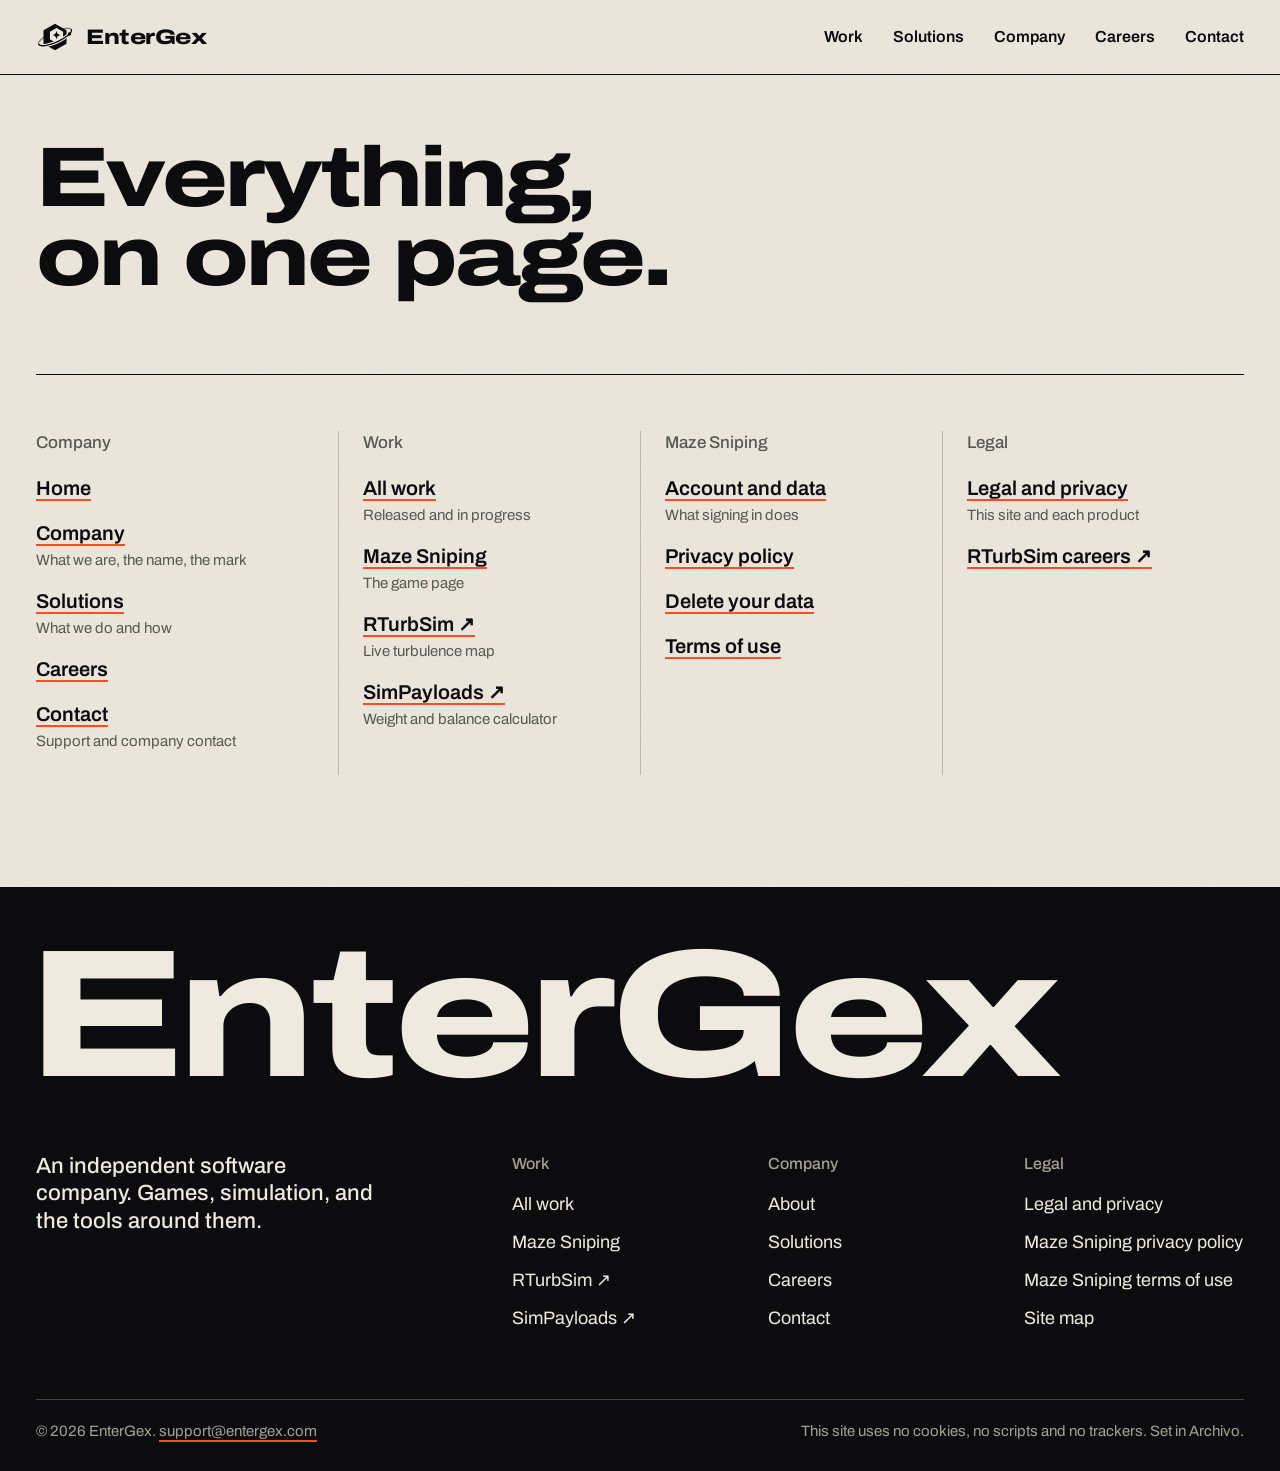
<file: sitemap/index.html>
<!doctype html>
<html lang="en">
<head>
<meta charset="utf-8">
<meta name="viewport" content="width=device-width,initial-scale=1">
<meta http-equiv="Content-Security-Policy" content="default-src 'none'; img-src 'self'; style-src 'self'; font-src 'self'; base-uri 'none'; form-action 'none'">
<title>Site map &middot; EnterGex</title>
<meta name="description" content="Every page on entergex.com, and the other EnterGex sites.">
<link rel="canonical" href="https://entergex.com/sitemap/">
<meta name="theme-color" content="#efeae0">
<link rel="icon" href="/assets/entergex-mark.svg" type="image/svg+xml">
<link rel="preload" href="/assets/fonts/archivo.woff2" as="font" type="font/woff2" crossorigin>
<link rel="stylesheet" href="/assets/site.css?v=85960b8064">
<meta property="og:type" content="website">
<meta property="og:site_name" content="EnterGex">
<meta property="og:title" content="Site map">
<meta property="og:description" content="Every page on entergex.com, and the other EnterGex sites.">
<meta property="og:url" content="https://entergex.com/sitemap/">
<meta property="og:image" content="https://entergex.com/assets/feature-graphic.jpg">
</head>
<body>
<a class="skip" href="#main">Skip to content</a>
<header class="top">
<div class="wrap bar">
  <a class="brand" href="/" aria-label="EnterGex home"><svg viewBox="0 0 100 100" width="38" height="38" aria-hidden="true"><path class="m-ln" transform="rotate(-24 50 50)" d="M3 50A47 14 0 0 1 97 50" stroke-width="3.600" stroke-linecap="round" opacity=".45"/><path class="m-fg" d="M50 15 80.300 32.500v35L50 85 19.700 67.500v-35Z"/><path class="m-bg" d="M54 26 71.300 36v20L54 66 36.700 56V36Z"/><path class="m-fg" d="M54 33.500Q55.400 43.600 65.500 45 55.400 46.400 54 56.500 52.600 46.400 42.500 45 52.600 43.600 54 33.500Z"/><g transform="rotate(-24 50 50)"><path class="m-cut" d="M3 50A47 14 0 0 0 97 50" stroke-width="9"/><path class="m-ln" d="M3 50A47 14 0 0 0 97 50" stroke-width="3.600" stroke-linecap="round"/><circle class="m-fg" cx="88" cy="58.200" r="4.600"/></g></svg><span>EnterGex</span></a>
  <nav class="nav" aria-label="Main">
    <a href="/products/">Work</a>
    <a href="/solutions/">Solutions</a>
    <a href="/about/">Company</a>
    <a href="/careers/">Careers</a>
    <a href="/contact/">Contact</a>
  </nav>
</div>
</header>
<main id="main" class="wrap">
<section class="head">
    <h1>Everything, on one page.</h1>
  </section>

  <section class="map">
    <div>
      <h2>Company</h2>
      <ul>
        <li><a href="/">Home</a></li>
        <li><a href="/about/">Company</a><small>What we are, the name, the mark</small></li>
        <li><a href="/solutions/">Solutions</a><small>What we do and how</small></li>
        <li><a href="/careers/">Careers</a></li>
        <li><a href="/contact/">Contact</a><small>Support and company contact</small></li>
      </ul>
    </div>
    <div>
      <h2>Work</h2>
      <ul>
        <li><a href="/products/">All work</a><small>Released and in progress</small></li>
        <li><a href="/maze-sniping/">Maze Sniping</a><small>The game page</small></li>
        <li><a class="ext" href="https://rturbsim.com/" rel="noopener">RTurbSim</a><small>Live turbulence map</small></li>
        <li><a class="ext" href="https://simpayloads.com/" rel="noopener">SimPayloads</a><small>Weight and balance calculator</small></li>
      </ul>
    </div>
    <div>
      <h2>Maze Sniping</h2>
      <ul>
        <li><a href="/maze-sniping/#account">Account and data</a><small>What signing in does</small></li>
        <li><a href="/maze-sniping/privacy-policy.html">Privacy policy</a></li>
        <li><a href="/maze-sniping/privacy-policy.html#delete-your-data">Delete your data</a></li>
        <li><a href="/maze-sniping/terms.html">Terms of use</a></li>
      </ul>
    </div>
    <div>
      <h2>Legal</h2>
      <ul>
        <li><a href="/legal/">Legal and privacy</a><small>This site and each product</small></li>
        <li><a class="ext" href="https://careers.rturbsim.com/" rel="noopener">RTurbSim careers</a></li>
      </ul>
    </div>
  </section>
</main>
<footer class="foot ink">
<div class="wrap">
  <div class="word" aria-hidden="true">EnterGex</div>
  <div class="foot-grid">
    <p>An independent software company. Games, simulation, and the tools around them.</p>
    <nav aria-label="Work">
      <h2>Work</h2>
      <ul>
        <li><a href="/products/">All work</a></li>
        <li><a href="/maze-sniping/">Maze Sniping</a></li>
        <li><a class="ext" href="https://rturbsim.com/" rel="noopener">RTurbSim</a></li>
        <li><a class="ext" href="https://simpayloads.com/" rel="noopener">SimPayloads</a></li>
      </ul>
    </nav>
    <nav aria-label="Company">
      <h2>Company</h2>
      <ul>
        <li><a href="/about/">About</a></li>
        <li><a href="/solutions/">Solutions</a></li>
        <li><a href="/careers/">Careers</a></li>
        <li><a href="/contact/">Contact</a></li>
      </ul>
    </nav>
    <nav aria-label="Legal and site">
      <h2>Legal</h2>
      <ul>
        <li><a href="/legal/">Legal and privacy</a></li>
        <li><a href="/maze-sniping/privacy-policy.html">Maze Sniping privacy policy</a></li>
        <li><a href="/maze-sniping/terms.html">Maze Sniping terms of use</a></li>
        <li><a href="/sitemap/">Site map</a></li>
      </ul>
    </nav>
  </div>
  <div class="colophon">
    <span>&copy; 2026 EnterGex. <a href="mailto:support@entergex.com">support@entergex.com</a></span>
    <span>This site uses no cookies, no scripts and no trackers. Set in Archivo.</span>
  </div>
</div>
</footer>
</body>
</html>
</file>
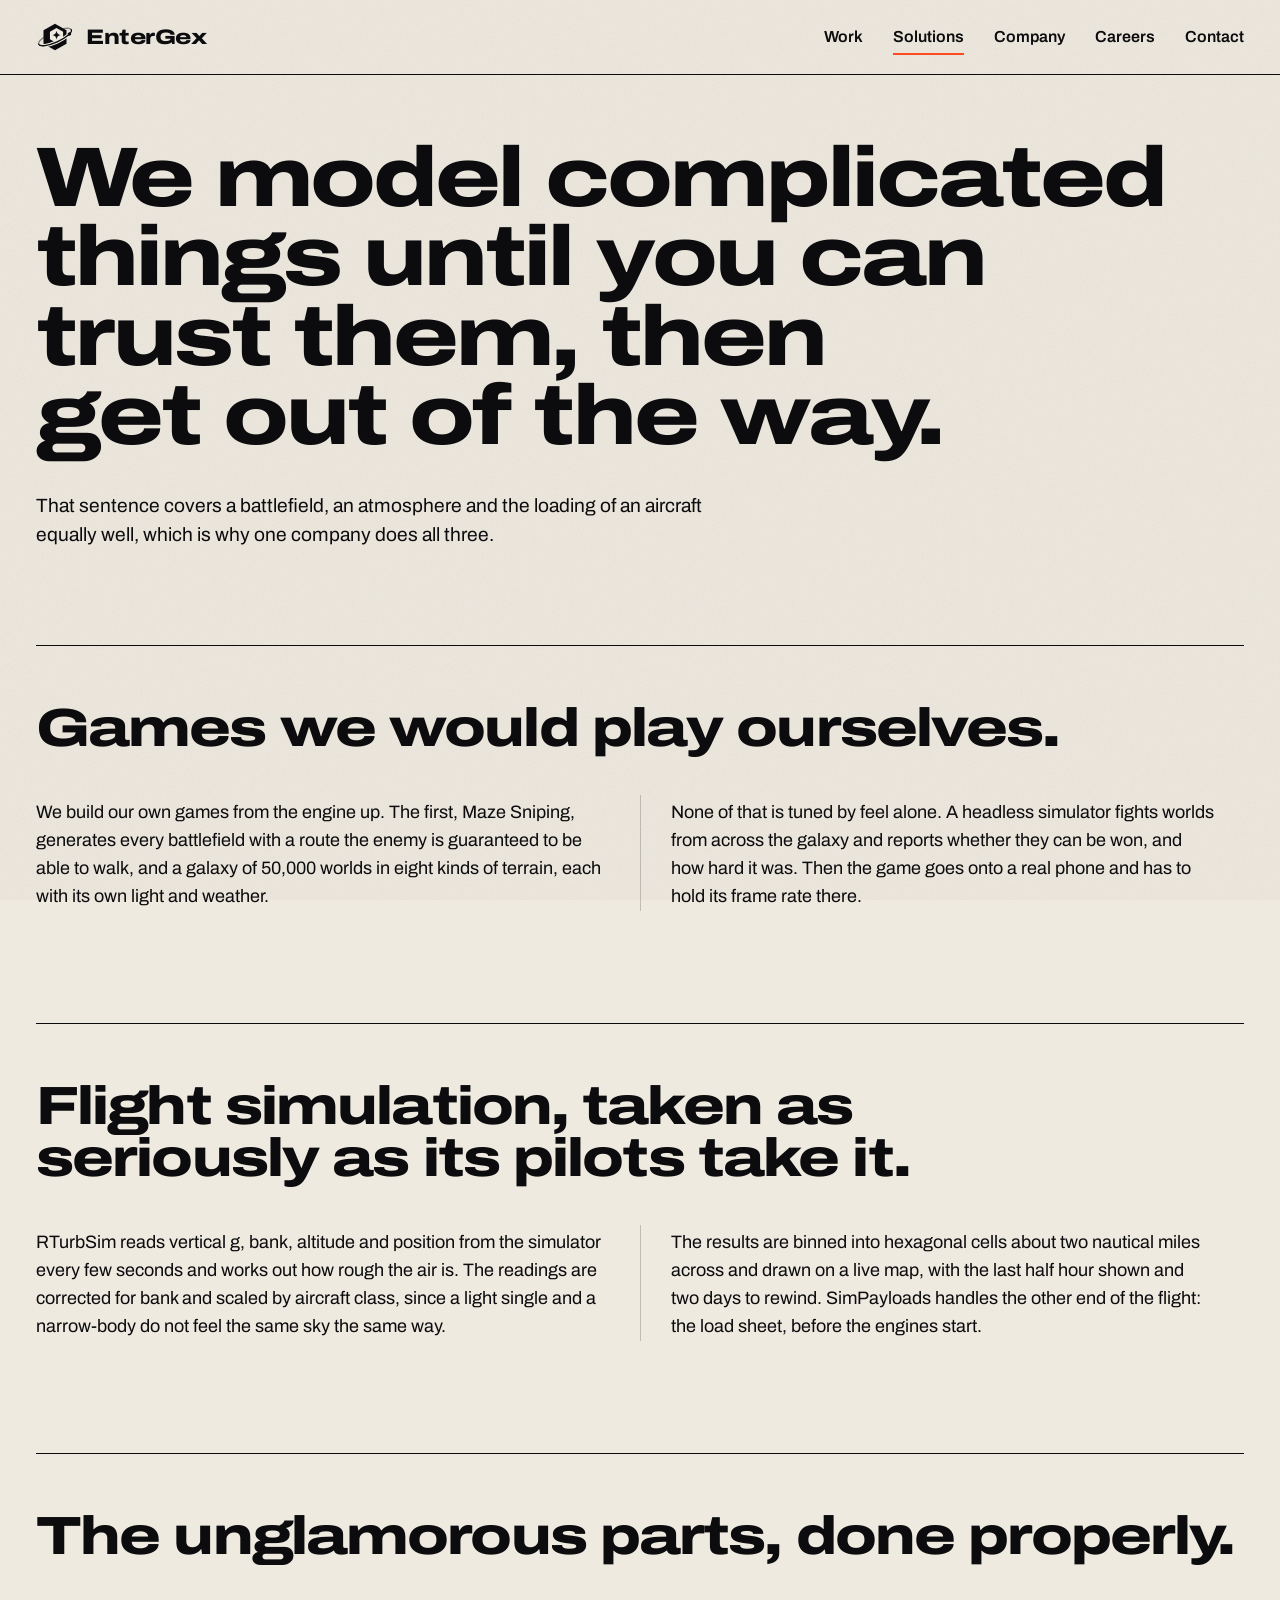
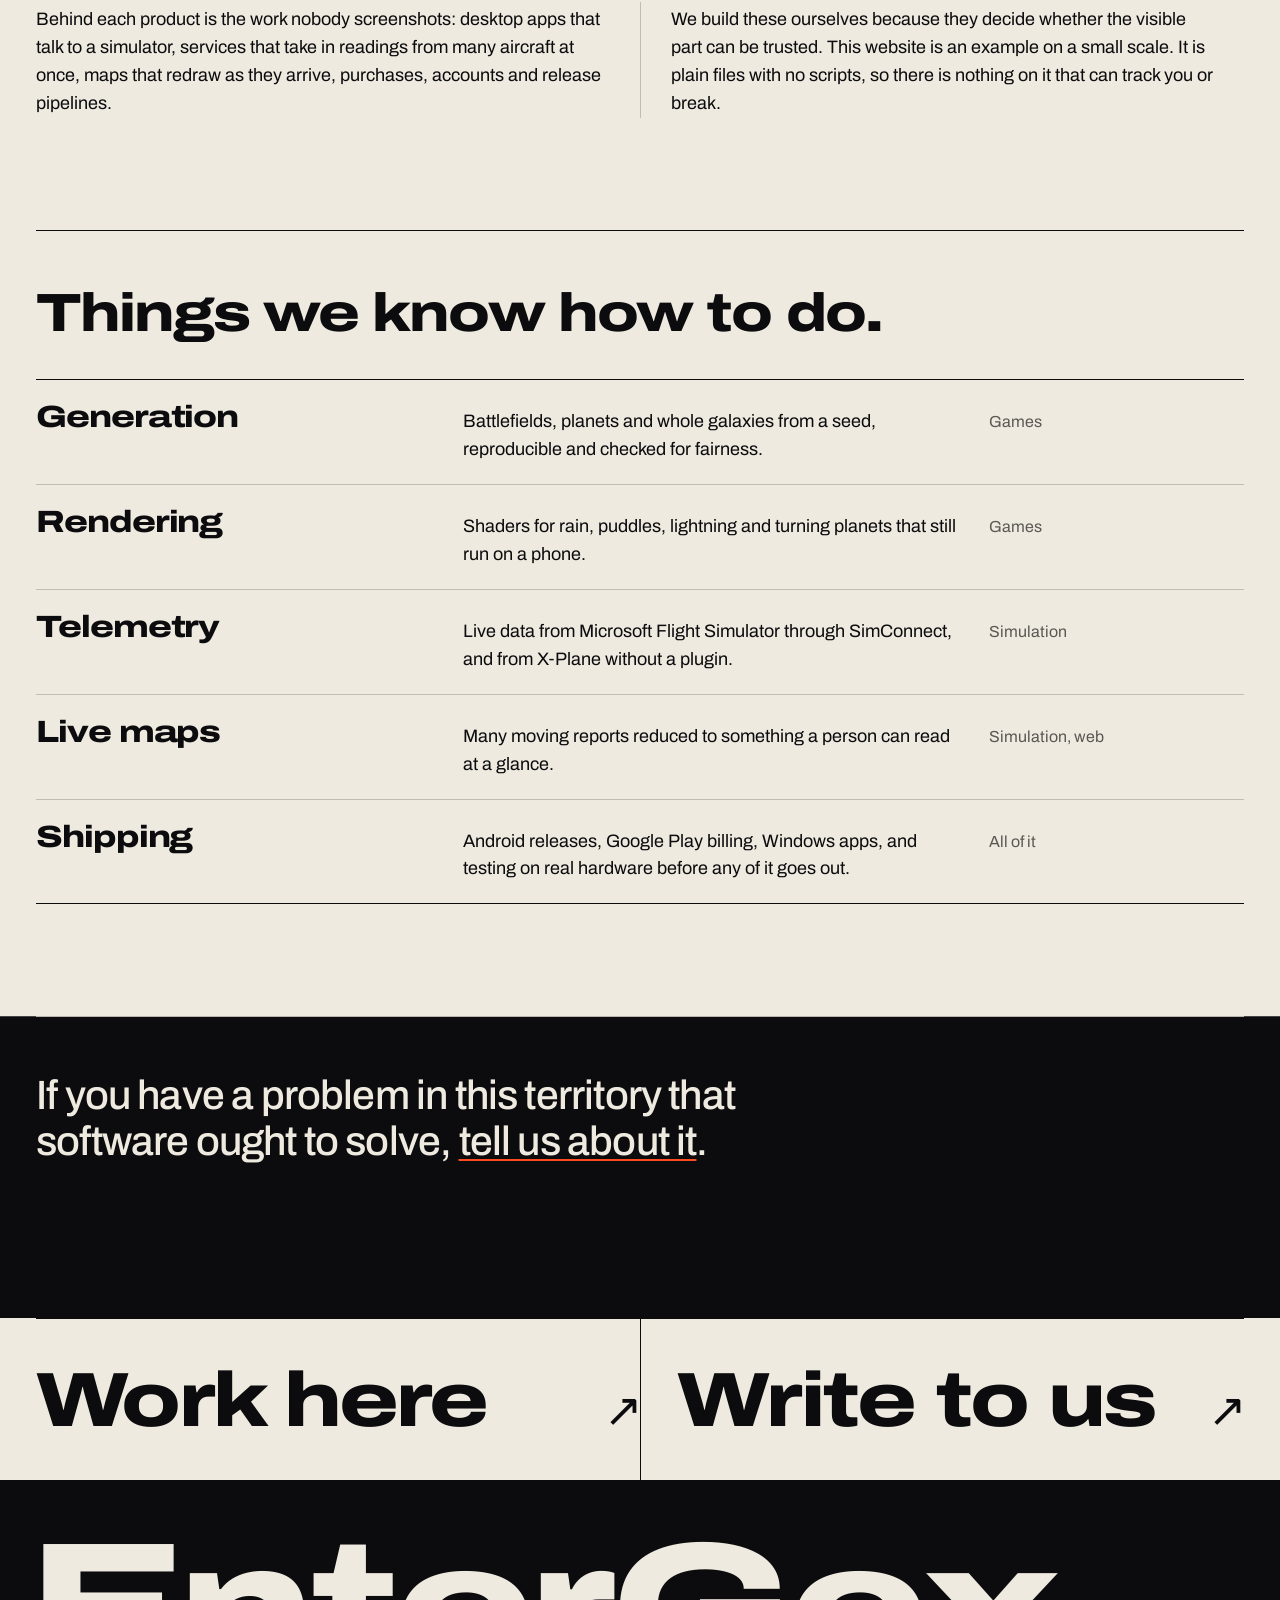
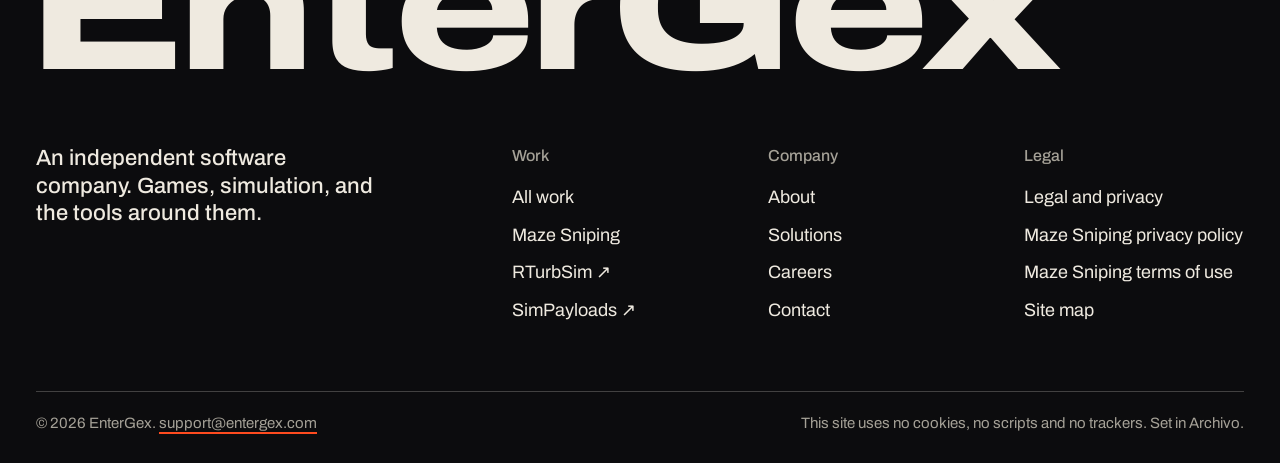
<file: solutions/index.html>
<!doctype html>
<html lang="en">
<head>
<meta charset="utf-8">
<meta name="viewport" content="width=device-width,initial-scale=1">
<meta http-equiv="Content-Security-Policy" content="default-src 'none'; img-src 'self'; style-src 'self'; font-src 'self'; base-uri 'none'; form-action 'none'">
<title>Solutions &middot; EnterGex</title>
<meta name="description" content="What EnterGex does: games, flight simulation software, and web and desktop tools, with the methods behind them.">
<link rel="canonical" href="https://entergex.com/solutions/">
<meta name="theme-color" content="#efeae0">
<link rel="icon" href="/assets/entergex-mark.svg" type="image/svg+xml">
<link rel="preload" href="/assets/fonts/archivo.woff2" as="font" type="font/woff2" crossorigin>
<link rel="stylesheet" href="/assets/site.css?v=85960b8064">
<meta property="og:type" content="website">
<meta property="og:site_name" content="EnterGex">
<meta property="og:title" content="Solutions">
<meta property="og:description" content="What EnterGex does: games, flight simulation software, and web and desktop tools, with the methods behind them.">
<meta property="og:url" content="https://entergex.com/solutions/">
<meta property="og:image" content="https://entergex.com/assets/feature-graphic.jpg">
</head>
<body>
<a class="skip" href="#main">Skip to content</a>
<header class="top">
<div class="wrap bar">
  <a class="brand" href="/" aria-label="EnterGex home"><svg viewBox="0 0 100 100" width="38" height="38" aria-hidden="true"><path class="m-ln" transform="rotate(-24 50 50)" d="M3 50A47 14 0 0 1 97 50" stroke-width="3.600" stroke-linecap="round" opacity=".45"/><path class="m-fg" d="M50 15 80.300 32.500v35L50 85 19.700 67.500v-35Z"/><path class="m-bg" d="M54 26 71.300 36v20L54 66 36.700 56V36Z"/><path class="m-fg" d="M54 33.500Q55.400 43.600 65.500 45 55.400 46.400 54 56.500 52.600 46.400 42.500 45 52.600 43.600 54 33.500Z"/><g transform="rotate(-24 50 50)"><path class="m-cut" d="M3 50A47 14 0 0 0 97 50" stroke-width="9"/><path class="m-ln" d="M3 50A47 14 0 0 0 97 50" stroke-width="3.600" stroke-linecap="round"/><circle class="m-fg" cx="88" cy="58.200" r="4.600"/></g></svg><span>EnterGex</span></a>
  <nav class="nav" aria-label="Main">
    <a href="/products/">Work</a>
    <a href="/solutions/" aria-current="page">Solutions</a>
    <a href="/about/">Company</a>
    <a href="/careers/">Careers</a>
    <a href="/contact/">Contact</a>
  </nav>
</div>
</header>
<main id="main" class="wrap">
<section class="head">
    <h1>We model complicated things until you can trust them, then get out of the way.</h1>
    <div class="prose"><p>That sentence covers a battlefield, an atmosphere and the loading of an aircraft equally well, which is why one company does all three.</p></div>
  </section>

  <section class="sec">
      <h2 id="games">Games we would play ourselves.</h2>
      <div class="cols two">
        <div><p>We build our own games from the engine up. The first, Maze Sniping, generates every battlefield with a route the enemy is guaranteed to be able to walk, and a galaxy of 50,000 worlds in eight kinds of terrain, each with its own light and weather.</p></div>
        <div><p>None of that is tuned by feel alone. A headless simulator fights worlds from across the galaxy and reports whether they can be won, and how hard it was. Then the game goes onto a real phone and has to hold its frame rate there.</p></div>
      </div>
  </section>

  <section class="sec">
      <h2 id="simulation">Flight simulation, taken as seriously as its pilots take it.</h2>
      <div class="cols two">
        <div><p>RTurbSim reads vertical g, bank, altitude and position from the simulator every few seconds and works out how rough the air is. The readings are corrected for bank and scaled by aircraft class, since a light single and a narrow-body do not feel the same sky the same way.</p></div>
        <div><p>The results are binned into hexagonal cells about two nautical miles across and drawn on a live map, with the last half hour shown and two days to rewind. SimPayloads handles the other end of the flight: the load sheet, before the engines start.</p></div>
      </div>
  </section>

  <section class="sec">
      <h2 id="tools">The unglamorous parts, done properly.</h2>
      <div class="cols two">
        <div><p>Behind each product is the work nobody screenshots: desktop apps that talk to a simulator, services that take in readings from many aircraft at once, maps that redraw as they arrive, purchases, accounts and release pipelines.</p></div>
        <div><p>We build these ourselves because they decide whether the visible part can be trusted. This website is an example on a small scale. It is plain files with no scripts, so there is nothing on it that can track you or break.</p></div>
      </div>
  </section>

  <section class="sec">
      <h2>Things we know how to do.</h2>
      <ol class="idx">
        <li><div class="row"><b>Generation</b><span>Battlefields, planets and whole galaxies from a seed, reproducible and checked for fairness.</span><small>Games</small><span></span></div></li>
        <li><div class="row"><b>Rendering</b><span>Shaders for rain, puddles, lightning and turning planets that still run on a phone.</span><small>Games</small><span></span></div></li>
        <li><div class="row"><b>Telemetry</b><span>Live data from Microsoft Flight Simulator through SimConnect, and from X&#8209;Plane without a plugin.</span><small>Simulation</small><span></span></div></li>
        <li><div class="row"><b>Live maps</b><span>Many moving reports reduced to something a person can read at a glance.</span><small>Simulation, web</small><span></span></div></li>
        <li><div class="row"><b>Shipping</b><span>Android releases, Google Play billing, Windows apps, and testing on real hardware before any of it goes out.</span><small>All of it</small><span></span></div></li>
      </ol>
  </section>

  <section class="sec band ink">
      <div class="prose big"><p>If you have a problem in this territory that software ought to solve, <a href="mailto:support@entergex.com?subject=A%20problem%20for%20EnterGex">tell us about it</a>.</p></div>
  </section>

  <div class="doors">
    <a class="door" href="/careers/">Work here <span aria-hidden="true">&nearr;</span></a>
    <a class="door" href="/contact/">Write to us <span aria-hidden="true">&nearr;</span></a>
  </div>
</main>
<footer class="foot ink">
<div class="wrap">
  <div class="word" aria-hidden="true">EnterGex</div>
  <div class="foot-grid">
    <p>An independent software company. Games, simulation, and the tools around them.</p>
    <nav aria-label="Work">
      <h2>Work</h2>
      <ul>
        <li><a href="/products/">All work</a></li>
        <li><a href="/maze-sniping/">Maze Sniping</a></li>
        <li><a class="ext" href="https://rturbsim.com/" rel="noopener">RTurbSim</a></li>
        <li><a class="ext" href="https://simpayloads.com/" rel="noopener">SimPayloads</a></li>
      </ul>
    </nav>
    <nav aria-label="Company">
      <h2>Company</h2>
      <ul>
        <li><a href="/about/">About</a></li>
        <li><a href="/solutions/">Solutions</a></li>
        <li><a href="/careers/">Careers</a></li>
        <li><a href="/contact/">Contact</a></li>
      </ul>
    </nav>
    <nav aria-label="Legal and site">
      <h2>Legal</h2>
      <ul>
        <li><a href="/legal/">Legal and privacy</a></li>
        <li><a href="/maze-sniping/privacy-policy.html">Maze Sniping privacy policy</a></li>
        <li><a href="/maze-sniping/terms.html">Maze Sniping terms of use</a></li>
        <li><a href="/sitemap/">Site map</a></li>
      </ul>
    </nav>
  </div>
  <div class="colophon">
    <span>&copy; 2026 EnterGex. <a href="mailto:support@entergex.com">support@entergex.com</a></span>
    <span>This site uses no cookies, no scripts and no trackers. Set in Archivo.</span>
  </div>
</div>
</footer>
</body>
</html>
</file>
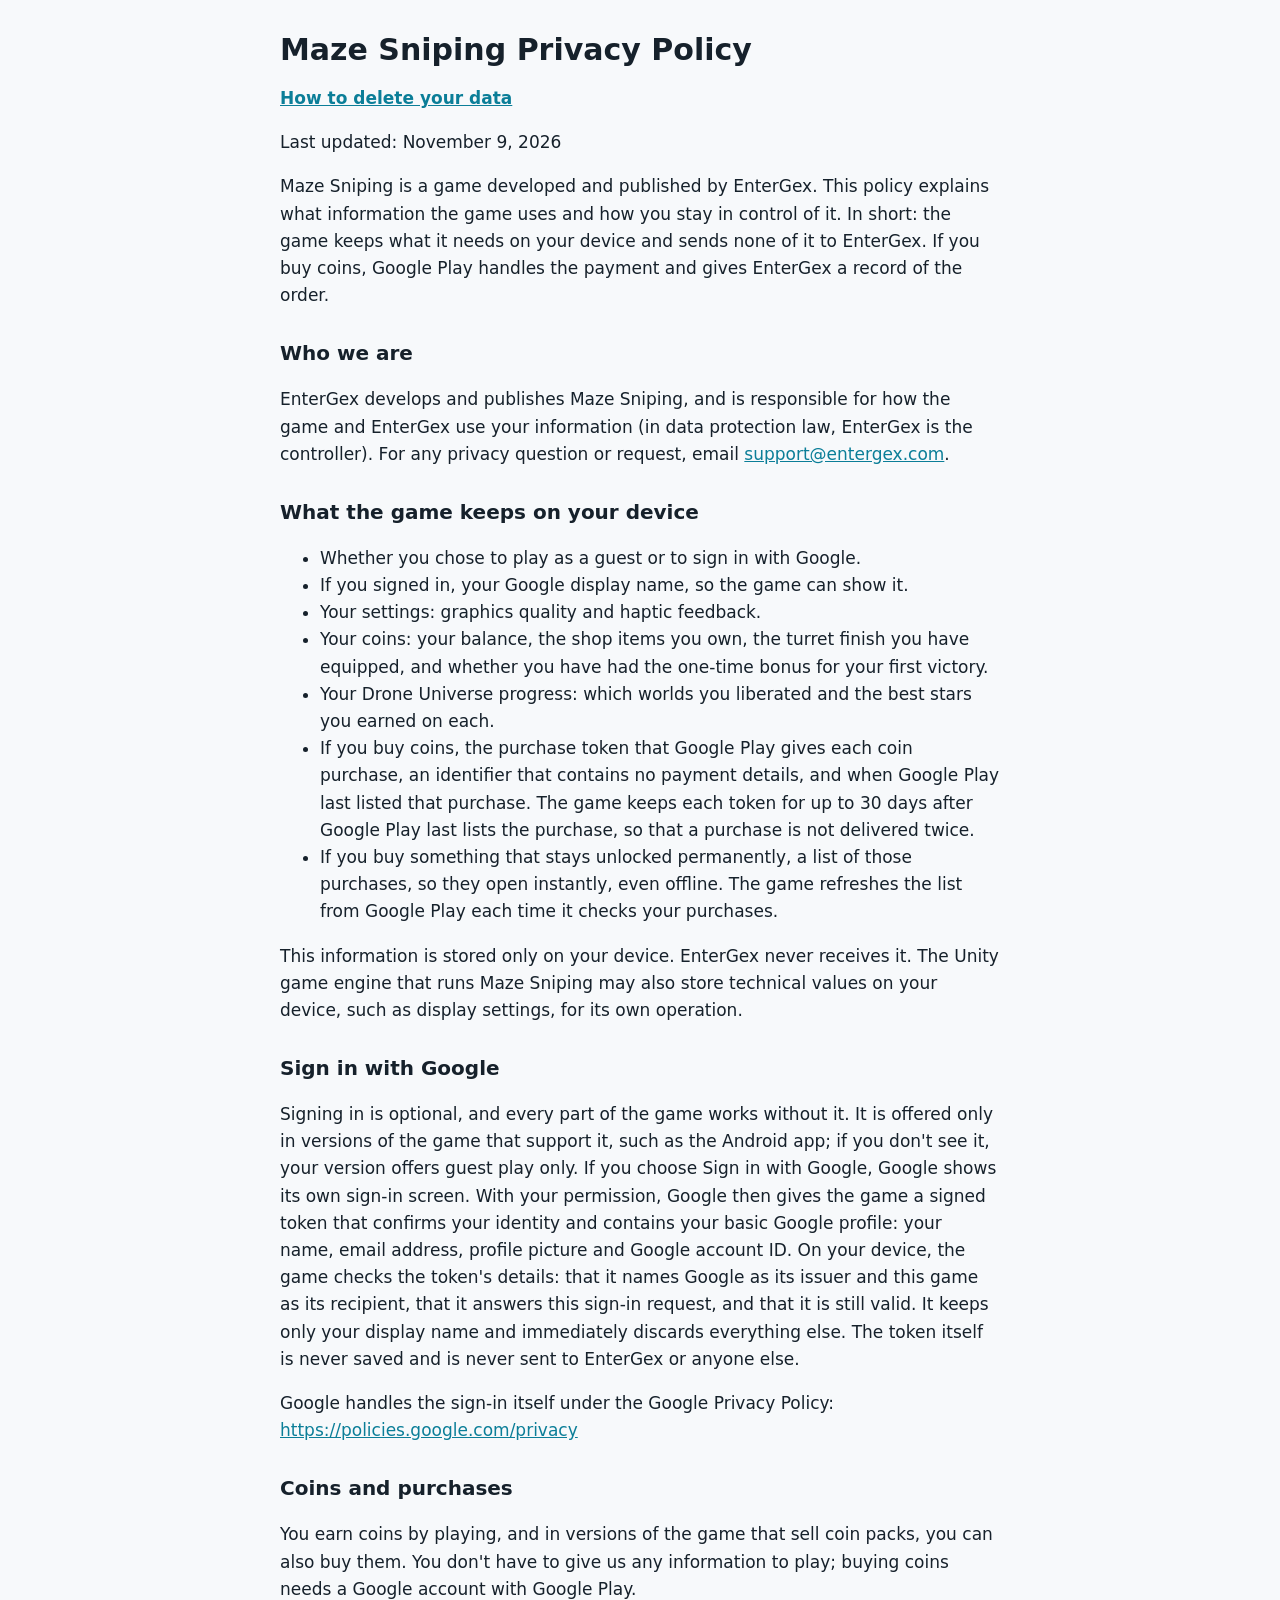
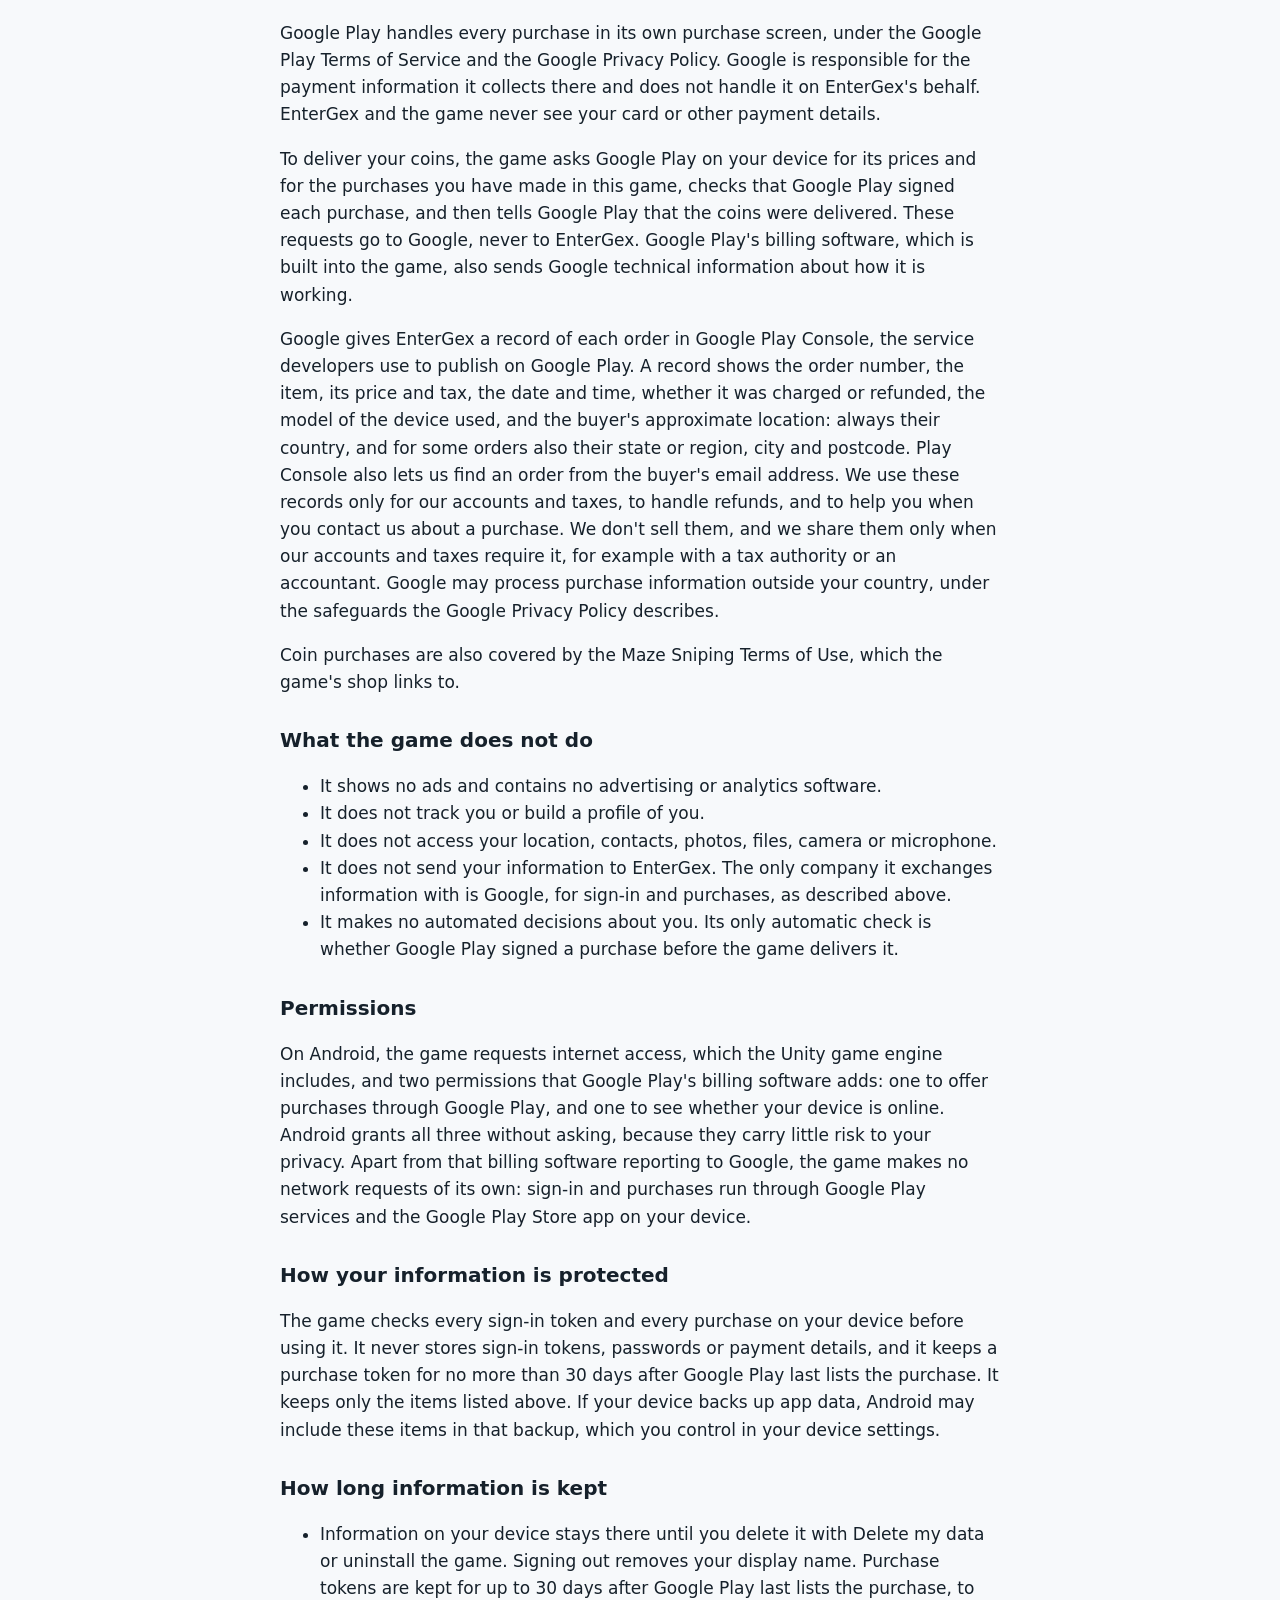
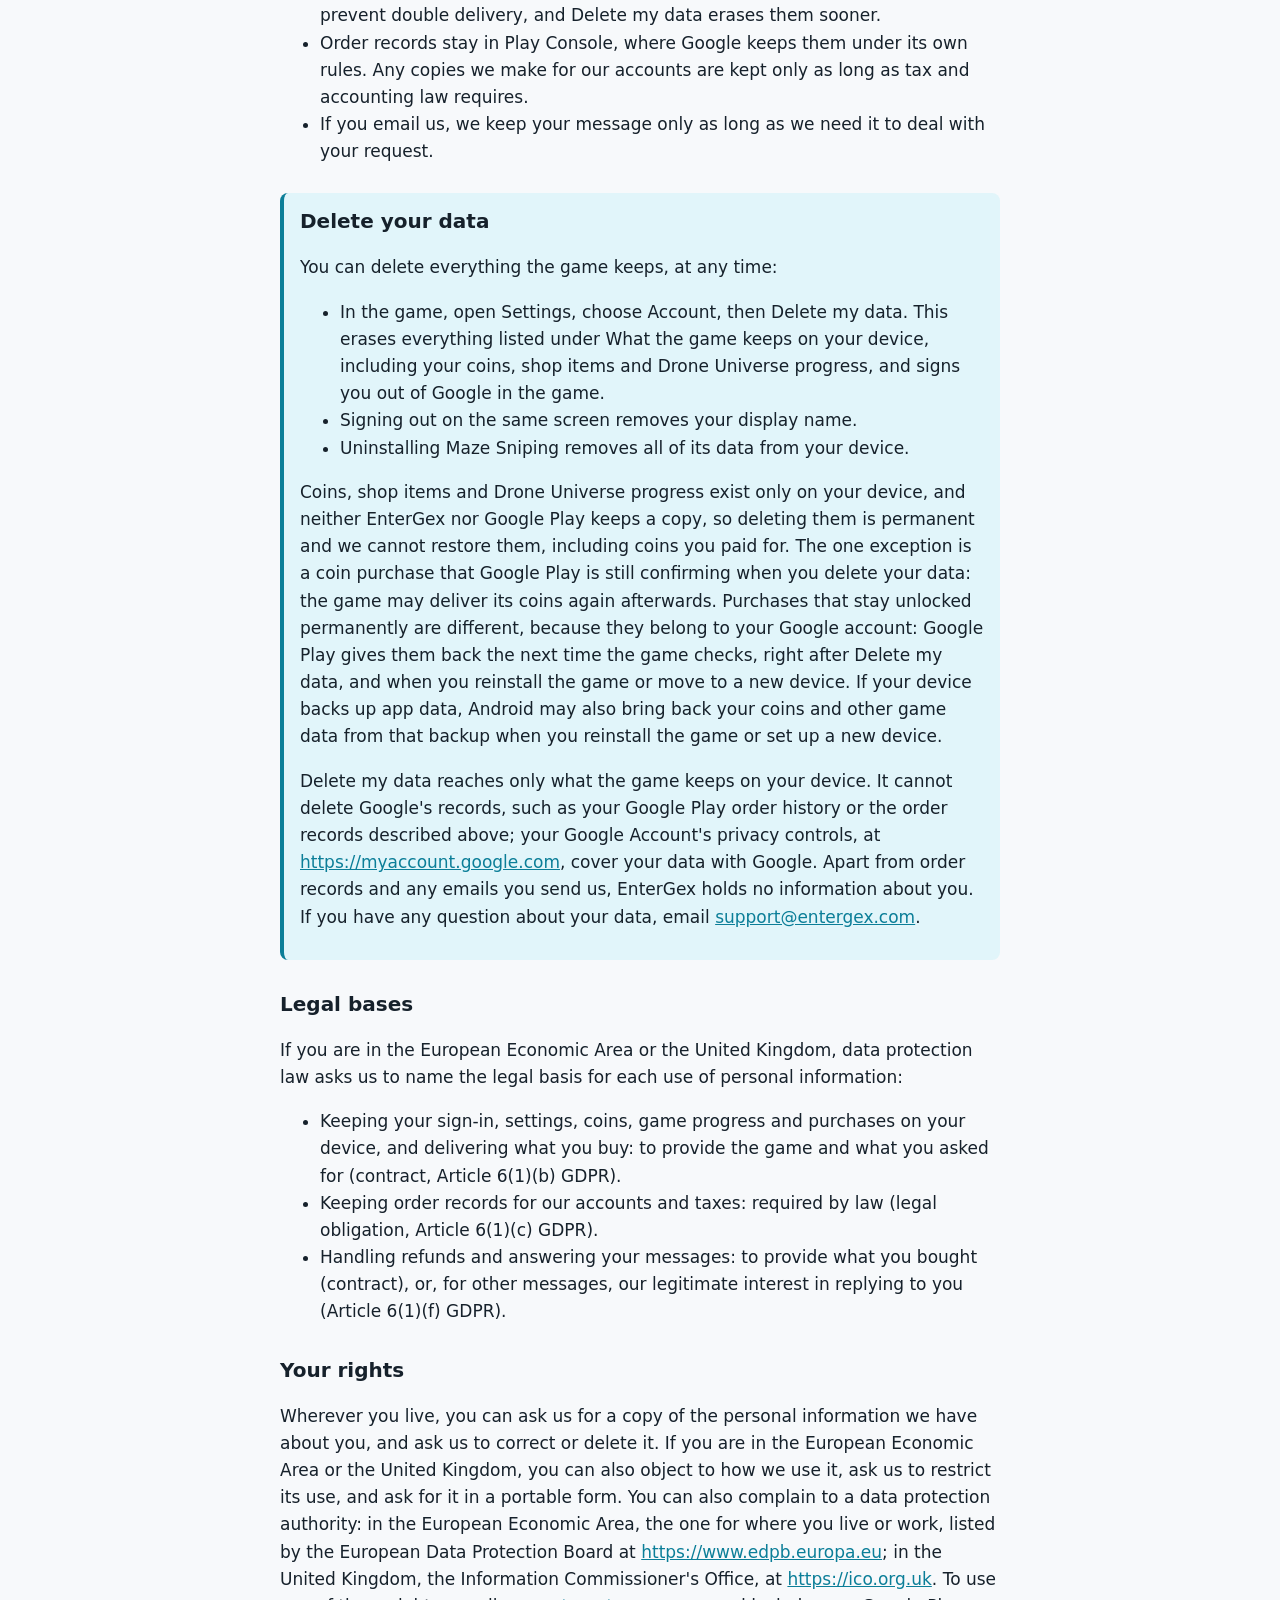
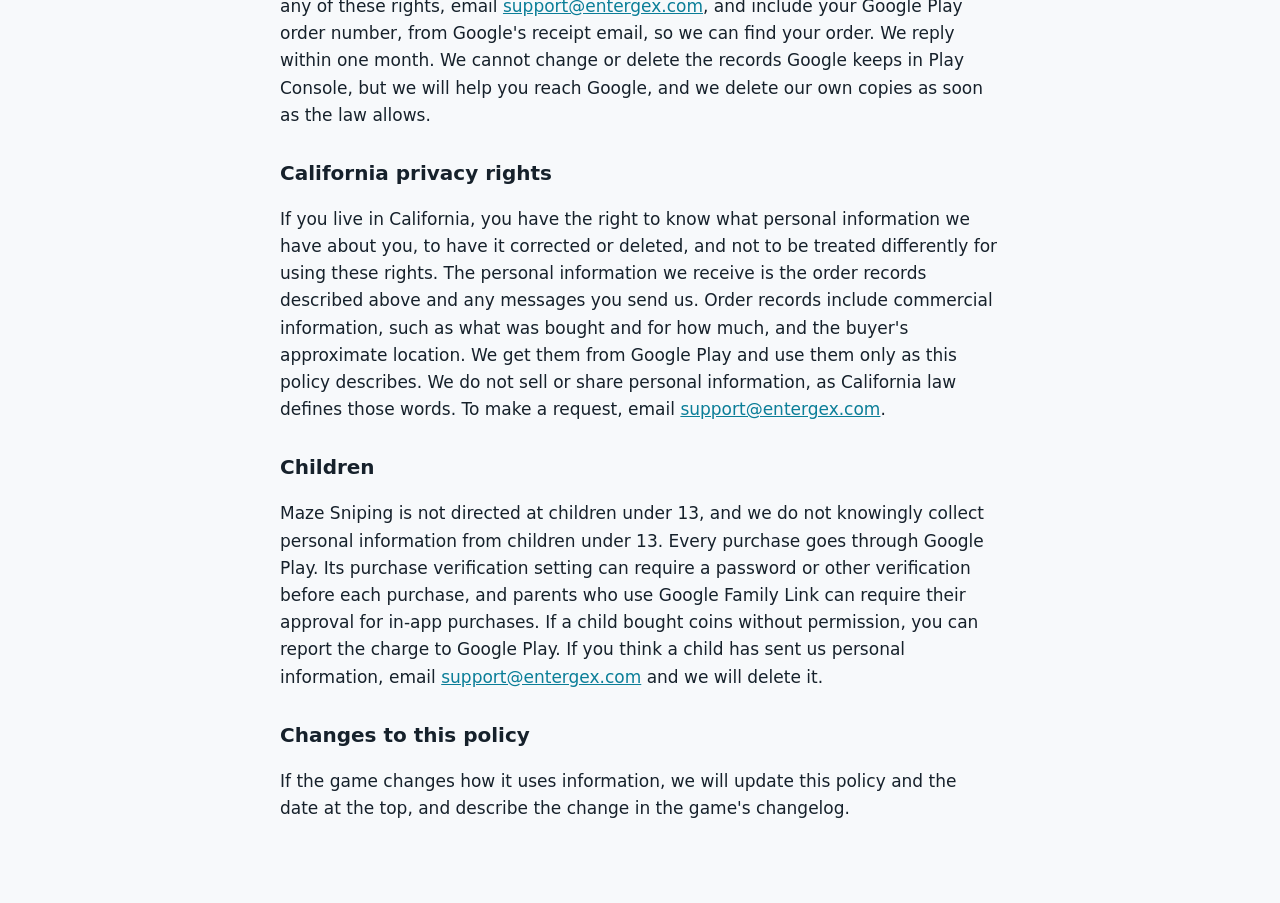
<file: maze-sniping/privacy-policy.html>
<!doctype html>
<!-- Written by Maze Sniping > Prepare prototype from Assets/Game/Resources/PrivacyPolicy.txt and Assets/Game/Resources/Publisher.txt. Edit those, not this page. -->
<html lang="en">
<head>
<meta charset="utf-8">
<meta name="viewport" content="width=device-width,initial-scale=1">
<title>Maze Sniping Privacy Policy</title>
<style>
:root { color-scheme: light dark; --text: #16212b; --muted: #4a5a66; --page: #f7f9fb; --accent: #0b7e98; --highlight: rgba(33, 202, 230, 0.1); }
@media (prefers-color-scheme: dark) { :root { --text: #e8f2f8; --muted: #93aebf; --page: #05090f; --accent: #21cae6; --highlight: rgba(33, 202, 230, 0.12); } }
body { margin: 0; background: var(--page); color: var(--text); font: 17px/1.6 system-ui, -apple-system, "Segoe UI", Roboto, sans-serif; }
main { max-width: 720px; margin: 0 auto; padding: 32px 20px 64px; }
h1 { font-size: 30px; line-height: 1.2; margin: 0 0 8px; }
h2 { font-size: 20px; margin: 0 0 8px; }
section { margin-top: 28px; scroll-margin-top: 16px; }
#delete-your-data { background: var(--highlight); border-left: 4px solid var(--accent); border-radius: 8px; padding: 12px 16px; }
a { color: var(--accent); }
.jump { font-weight: 600; }
</style>
</head>
<body>
<main>
<h1>Maze Sniping Privacy Policy</h1>
<p class="jump"><a href="#delete-your-data">How to delete your data</a></p>
<p>Last updated: November 9, 2026</p>
<p>Maze Sniping is a game developed and published by EnterGex. This policy explains what information the game uses and how you stay in control of it. In short: the game keeps what it needs on your device and sends none of it to EnterGex. If you buy coins, Google Play handles the payment and gives EnterGex a record of the order.</p>
<section id="who-we-are">
<h2>Who we are</h2>
<p>EnterGex develops and publishes Maze Sniping, and is responsible for how the game and EnterGex use your information (in data protection law, EnterGex is the controller). For any privacy question or request, email <a href="mailto:support@entergex.com">support@entergex.com</a>.</p>
</section>
<section id="what-the-game-keeps-on-your-device">
<h2>What the game keeps on your device</h2>
<ul>
<li>Whether you chose to play as a guest or to sign in with Google.</li>
<li>If you signed in, your Google display name, so the game can show it.</li>
<li>Your settings: graphics quality and haptic feedback.</li>
<li>Your coins: your balance, the shop items you own, the turret finish you have equipped, and whether you have had the one-time bonus for your first victory.</li>
<li>Your Drone Universe progress: which worlds you liberated and the best stars you earned on each.</li>
<li>If you buy coins, the purchase token that Google Play gives each coin purchase, an identifier that contains no payment details, and when Google Play last listed that purchase. The game keeps each token for up to 30 days after Google Play last lists the purchase, so that a purchase is not delivered twice.</li>
<li>If you buy something that stays unlocked permanently, a list of those purchases, so they open instantly, even offline. The game refreshes the list from Google Play each time it checks your purchases.</li>
</ul>
<p>This information is stored only on your device. EnterGex never receives it. The Unity game engine that runs Maze Sniping may also store technical values on your device, such as display settings, for its own operation.</p>
</section>
<section id="sign-in-with-google">
<h2>Sign in with Google</h2>
<p>Signing in is optional, and every part of the game works without it. It is offered only in versions of the game that support it, such as the Android app; if you don&#39;t see it, your version offers guest play only. If you choose Sign in with Google, Google shows its own sign-in screen. With your permission, Google then gives the game a signed token that confirms your identity and contains your basic Google profile: your name, email address, profile picture and Google account ID. On your device, the game checks the token&#39;s details: that it names Google as its issuer and this game as its recipient, that it answers this sign-in request, and that it is still valid. It keeps only your display name and immediately discards everything else. The token itself is never saved and is never sent to EnterGex or anyone else.</p>
<p>Google handles the sign-in itself under the Google Privacy Policy: <a href="https://policies.google.com/privacy">https://policies.google.com/privacy</a></p>
</section>
<section id="coins-and-purchases">
<h2>Coins and purchases</h2>
<p>You earn coins by playing, and in versions of the game that sell coin packs, you can also buy them. You don&#39;t have to give us any information to play; buying coins needs a Google account with Google Play.</p>
<p>Google Play handles every purchase in its own purchase screen, under the Google Play Terms of Service and the Google Privacy Policy. Google is responsible for the payment information it collects there and does not handle it on EnterGex&#39;s behalf. EnterGex and the game never see your card or other payment details.</p>
<p>To deliver your coins, the game asks Google Play on your device for its prices and for the purchases you have made in this game, checks that Google Play signed each purchase, and then tells Google Play that the coins were delivered. These requests go to Google, never to EnterGex. Google Play&#39;s billing software, which is built into the game, also sends Google technical information about how it is working.</p>
<p>Google gives EnterGex a record of each order in Google Play Console, the service developers use to publish on Google Play. A record shows the order number, the item, its price and tax, the date and time, whether it was charged or refunded, the model of the device used, and the buyer&#39;s approximate location: always their country, and for some orders also their state or region, city and postcode. Play Console also lets us find an order from the buyer&#39;s email address. We use these records only for our accounts and taxes, to handle refunds, and to help you when you contact us about a purchase. We don&#39;t sell them, and we share them only when our accounts and taxes require it, for example with a tax authority or an accountant. Google may process purchase information outside your country, under the safeguards the Google Privacy Policy describes.</p>
<p>Coin purchases are also covered by the Maze Sniping Terms of Use, which the game&#39;s shop links to.</p>
</section>
<section id="what-the-game-does-not-do">
<h2>What the game does not do</h2>
<ul>
<li>It shows no ads and contains no advertising or analytics software.</li>
<li>It does not track you or build a profile of you.</li>
<li>It does not access your location, contacts, photos, files, camera or microphone.</li>
<li>It does not send your information to EnterGex. The only company it exchanges information with is Google, for sign-in and purchases, as described above.</li>
<li>It makes no automated decisions about you. Its only automatic check is whether Google Play signed a purchase before the game delivers it.</li>
</ul>
</section>
<section id="permissions">
<h2>Permissions</h2>
<p>On Android, the game requests internet access, which the Unity game engine includes, and two permissions that Google Play&#39;s billing software adds: one to offer purchases through Google Play, and one to see whether your device is online. Android grants all three without asking, because they carry little risk to your privacy. Apart from that billing software reporting to Google, the game makes no network requests of its own: sign-in and purchases run through Google Play services and the Google Play Store app on your device.</p>
</section>
<section id="how-your-information-is-protected">
<h2>How your information is protected</h2>
<p>The game checks every sign-in token and every purchase on your device before using it. It never stores sign-in tokens, passwords or payment details, and it keeps a purchase token for no more than 30 days after Google Play last lists the purchase. It keeps only the items listed above. If your device backs up app data, Android may include these items in that backup, which you control in your device settings.</p>
</section>
<section id="how-long-information-is-kept">
<h2>How long information is kept</h2>
<ul>
<li>Information on your device stays there until you delete it with Delete my data or uninstall the game. Signing out removes your display name. Purchase tokens are kept for up to 30 days after Google Play last lists the purchase, to prevent double delivery, and Delete my data erases them sooner.</li>
<li>Order records stay in Play Console, where Google keeps them under its own rules. Any copies we make for our accounts are kept only as long as tax and accounting law requires.</li>
<li>If you email us, we keep your message only as long as we need it to deal with your request.</li>
</ul>
</section>
<section id="delete-your-data">
<h2>Delete your data</h2>
<p>You can delete everything the game keeps, at any time:</p>
<ul>
<li>In the game, open Settings, choose Account, then Delete my data. This erases everything listed under What the game keeps on your device, including your coins, shop items and Drone Universe progress, and signs you out of Google in the game.</li>
<li>Signing out on the same screen removes your display name.</li>
<li>Uninstalling Maze Sniping removes all of its data from your device.</li>
</ul>
<p>Coins, shop items and Drone Universe progress exist only on your device, and neither EnterGex nor Google Play keeps a copy, so deleting them is permanent and we cannot restore them, including coins you paid for. The one exception is a coin purchase that Google Play is still confirming when you delete your data: the game may deliver its coins again afterwards. Purchases that stay unlocked permanently are different, because they belong to your Google account: Google Play gives them back the next time the game checks, right after Delete my data, and when you reinstall the game or move to a new device. If your device backs up app data, Android may also bring back your coins and other game data from that backup when you reinstall the game or set up a new device.</p>
<p>Delete my data reaches only what the game keeps on your device. It cannot delete Google&#39;s records, such as your Google Play order history or the order records described above; your Google Account&#39;s privacy controls, at <a href="https://myaccount.google.com">https://myaccount.google.com</a>, cover your data with Google. Apart from order records and any emails you send us, EnterGex holds no information about you. If you have any question about your data, email <a href="mailto:support@entergex.com">support@entergex.com</a>.</p>
</section>
<section id="legal-bases">
<h2>Legal bases</h2>
<p>If you are in the European Economic Area or the United Kingdom, data protection law asks us to name the legal basis for each use of personal information:</p>
<ul>
<li>Keeping your sign-in, settings, coins, game progress and purchases on your device, and delivering what you buy: to provide the game and what you asked for (contract, Article 6(1)(b) GDPR).</li>
<li>Keeping order records for our accounts and taxes: required by law (legal obligation, Article 6(1)(c) GDPR).</li>
<li>Handling refunds and answering your messages: to provide what you bought (contract), or, for other messages, our legitimate interest in replying to you (Article 6(1)(f) GDPR).</li>
</ul>
</section>
<section id="your-rights">
<h2>Your rights</h2>
<p>Wherever you live, you can ask us for a copy of the personal information we have about you, and ask us to correct or delete it. If you are in the European Economic Area or the United Kingdom, you can also object to how we use it, ask us to restrict its use, and ask for it in a portable form. You can also complain to a data protection authority: in the European Economic Area, the one for where you live or work, listed by the European Data Protection Board at <a href="https://www.edpb.europa.eu">https://www.edpb.europa.eu</a>; in the United Kingdom, the Information Commissioner&#39;s Office, at <a href="https://ico.org.uk">https://ico.org.uk</a>. To use any of these rights, email <a href="mailto:support@entergex.com">support@entergex.com</a>, and include your Google Play order number, from Google&#39;s receipt email, so we can find your order. We reply within one month. We cannot change or delete the records Google keeps in Play Console, but we will help you reach Google, and we delete our own copies as soon as the law allows.</p>
</section>
<section id="california-privacy-rights">
<h2>California privacy rights</h2>
<p>If you live in California, you have the right to know what personal information we have about you, to have it corrected or deleted, and not to be treated differently for using these rights. The personal information we receive is the order records described above and any messages you send us. Order records include commercial information, such as what was bought and for how much, and the buyer&#39;s approximate location. We get them from Google Play and use them only as this policy describes. We do not sell or share personal information, as California law defines those words. To make a request, email <a href="mailto:support@entergex.com">support@entergex.com</a>.</p>
</section>
<section id="children">
<h2>Children</h2>
<p>Maze Sniping is not directed at children under 13, and we do not knowingly collect personal information from children under 13. Every purchase goes through Google Play. Its purchase verification setting can require a password or other verification before each purchase, and parents who use Google Family Link can require their approval for in-app purchases. If a child bought coins without permission, you can report the charge to Google Play. If you think a child has sent us personal information, email <a href="mailto:support@entergex.com">support@entergex.com</a> and we will delete it.</p>
</section>
<section id="changes-to-this-policy">
<h2>Changes to this policy</h2>
<p>If the game changes how it uses information, we will update this policy and the date at the top, and describe the change in the game&#39;s changelog.</p>
</section>
</main>
</body>
</html>
</file>
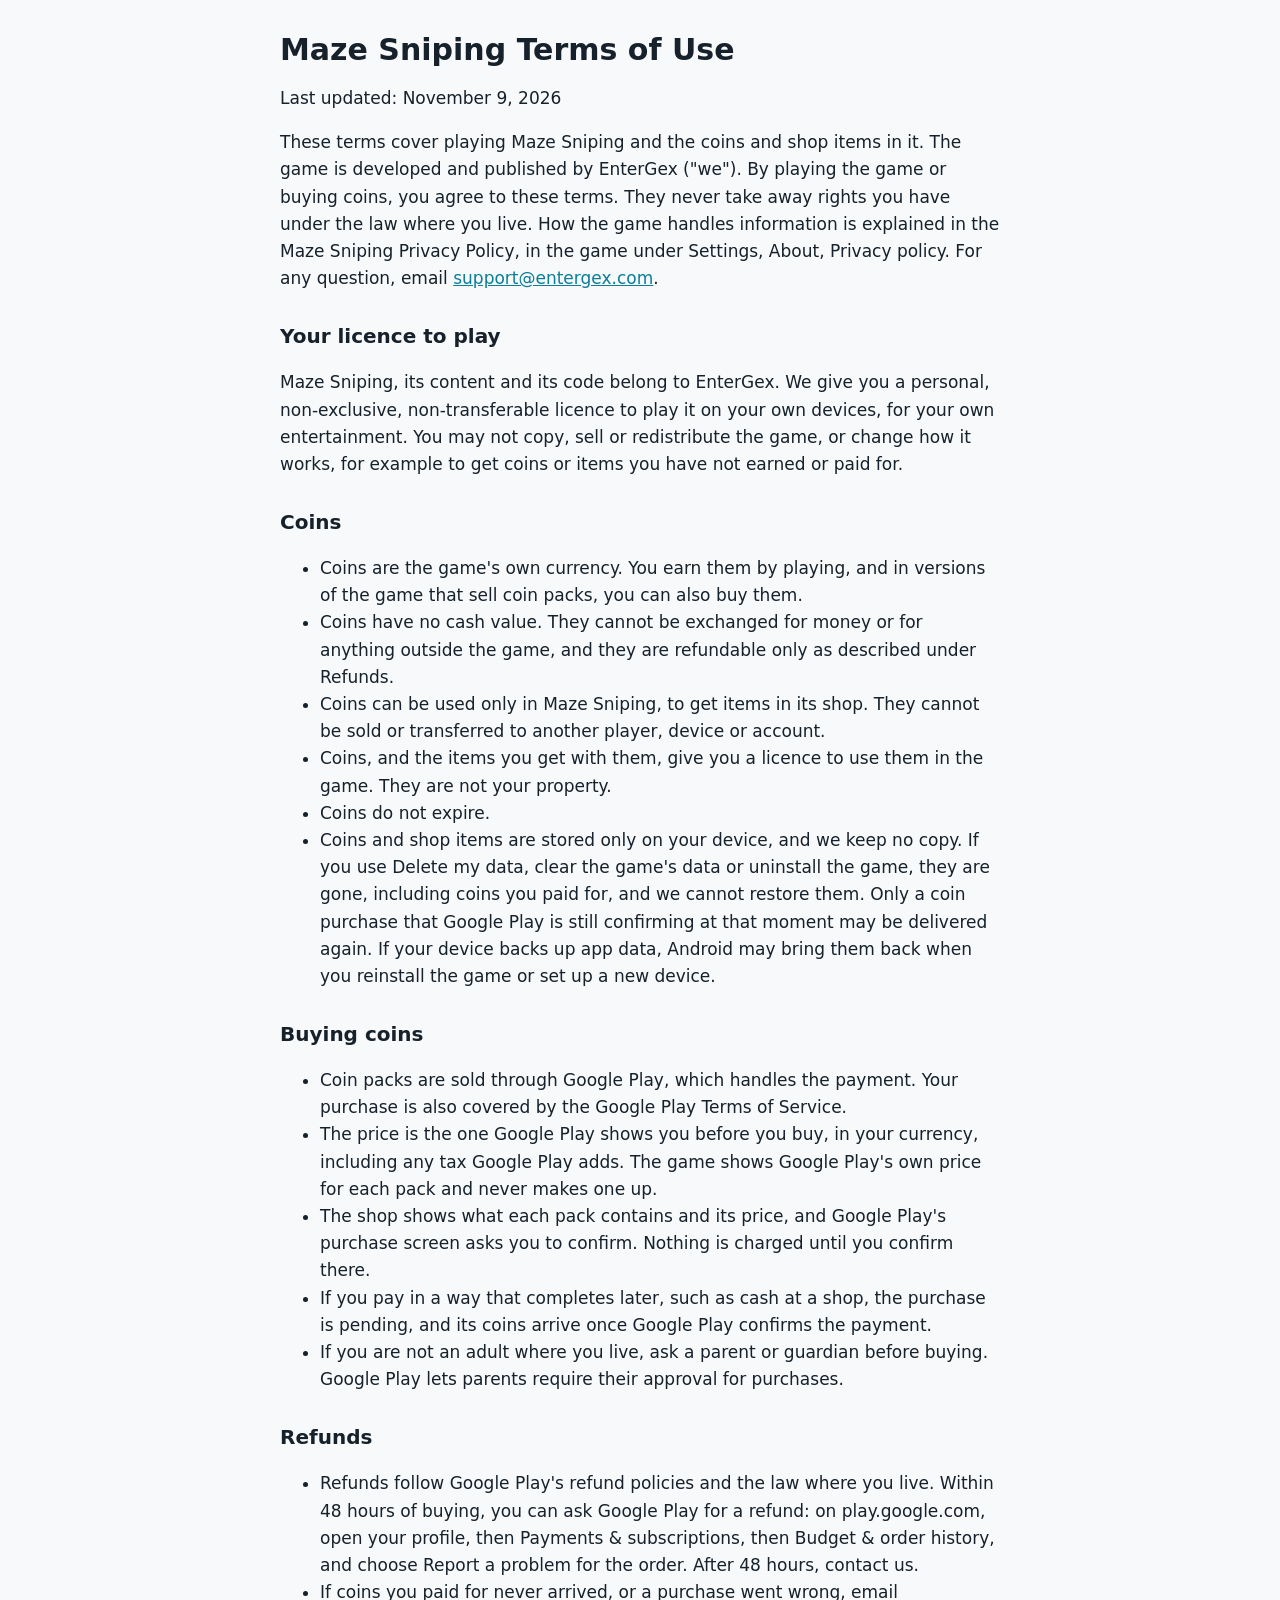
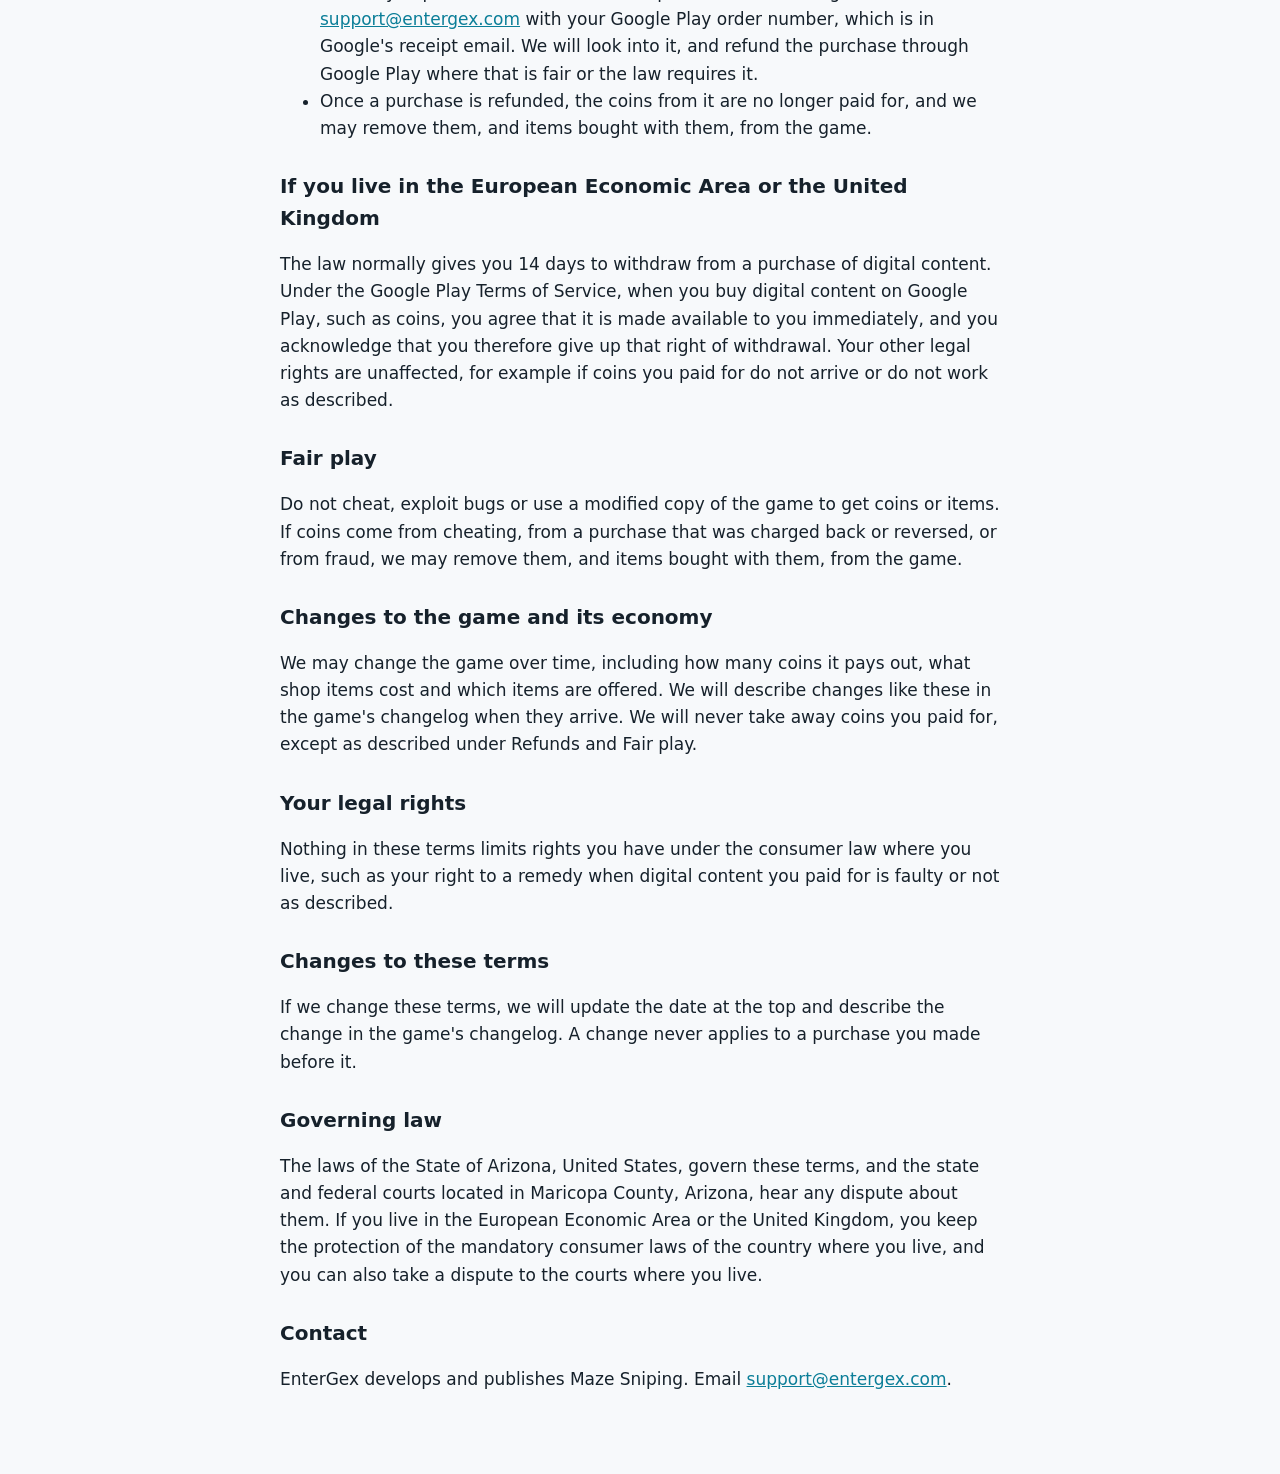
<file: maze-sniping/terms.html>
<!doctype html>
<!-- Written by Maze Sniping > Prepare prototype from Assets/Game/Resources/Terms.txt and Assets/Game/Resources/Publisher.txt. Edit those, not this page. -->
<html lang="en">
<head>
<meta charset="utf-8">
<meta name="viewport" content="width=device-width,initial-scale=1">
<title>Maze Sniping Terms of Use</title>
<style>
:root { color-scheme: light dark; --text: #16212b; --muted: #4a5a66; --page: #f7f9fb; --accent: #0b7e98; --highlight: rgba(33, 202, 230, 0.1); }
@media (prefers-color-scheme: dark) { :root { --text: #e8f2f8; --muted: #93aebf; --page: #05090f; --accent: #21cae6; --highlight: rgba(33, 202, 230, 0.12); } }
body { margin: 0; background: var(--page); color: var(--text); font: 17px/1.6 system-ui, -apple-system, "Segoe UI", Roboto, sans-serif; }
main { max-width: 720px; margin: 0 auto; padding: 32px 20px 64px; }
h1 { font-size: 30px; line-height: 1.2; margin: 0 0 8px; }
h2 { font-size: 20px; margin: 0 0 8px; }
section { margin-top: 28px; scroll-margin-top: 16px; }
#delete-your-data { background: var(--highlight); border-left: 4px solid var(--accent); border-radius: 8px; padding: 12px 16px; }
a { color: var(--accent); }
.jump { font-weight: 600; }
</style>
</head>
<body>
<main>
<h1>Maze Sniping Terms of Use</h1>
<p>Last updated: November 9, 2026</p>
<p>These terms cover playing Maze Sniping and the coins and shop items in it. The game is developed and published by EnterGex (&quot;we&quot;). By playing the game or buying coins, you agree to these terms. They never take away rights you have under the law where you live. How the game handles information is explained in the Maze Sniping Privacy Policy, in the game under Settings, About, Privacy policy. For any question, email <a href="mailto:support@entergex.com">support@entergex.com</a>.</p>
<section id="your-licence-to-play">
<h2>Your licence to play</h2>
<p>Maze Sniping, its content and its code belong to EnterGex. We give you a personal, non-exclusive, non-transferable licence to play it on your own devices, for your own entertainment. You may not copy, sell or redistribute the game, or change how it works, for example to get coins or items you have not earned or paid for.</p>
</section>
<section id="coins">
<h2>Coins</h2>
<ul>
<li>Coins are the game&#39;s own currency. You earn them by playing, and in versions of the game that sell coin packs, you can also buy them.</li>
<li>Coins have no cash value. They cannot be exchanged for money or for anything outside the game, and they are refundable only as described under Refunds.</li>
<li>Coins can be used only in Maze Sniping, to get items in its shop. They cannot be sold or transferred to another player, device or account.</li>
<li>Coins, and the items you get with them, give you a licence to use them in the game. They are not your property.</li>
<li>Coins do not expire.</li>
<li>Coins and shop items are stored only on your device, and we keep no copy. If you use Delete my data, clear the game&#39;s data or uninstall the game, they are gone, including coins you paid for, and we cannot restore them. Only a coin purchase that Google Play is still confirming at that moment may be delivered again. If your device backs up app data, Android may bring them back when you reinstall the game or set up a new device.</li>
</ul>
</section>
<section id="buying-coins">
<h2>Buying coins</h2>
<ul>
<li>Coin packs are sold through Google Play, which handles the payment. Your purchase is also covered by the Google Play Terms of Service.</li>
<li>The price is the one Google Play shows you before you buy, in your currency, including any tax Google Play adds. The game shows Google Play&#39;s own price for each pack and never makes one up.</li>
<li>The shop shows what each pack contains and its price, and Google Play&#39;s purchase screen asks you to confirm. Nothing is charged until you confirm there.</li>
<li>If you pay in a way that completes later, such as cash at a shop, the purchase is pending, and its coins arrive once Google Play confirms the payment.</li>
<li>If you are not an adult where you live, ask a parent or guardian before buying. Google Play lets parents require their approval for purchases.</li>
</ul>
</section>
<section id="refunds">
<h2>Refunds</h2>
<ul>
<li>Refunds follow Google Play&#39;s refund policies and the law where you live. Within 48 hours of buying, you can ask Google Play for a refund: on play.google.com, open your profile, then Payments &amp; subscriptions, then Budget &amp; order history, and choose Report a problem for the order. After 48 hours, contact us.</li>
<li>If coins you paid for never arrived, or a purchase went wrong, email <a href="mailto:support@entergex.com">support@entergex.com</a> with your Google Play order number, which is in Google&#39;s receipt email. We will look into it, and refund the purchase through Google Play where that is fair or the law requires it.</li>
<li>Once a purchase is refunded, the coins from it are no longer paid for, and we may remove them, and items bought with them, from the game.</li>
</ul>
</section>
<section id="if-you-live-in-the-european-economic-area-or-the-united-kingdom">
<h2>If you live in the European Economic Area or the United Kingdom</h2>
<p>The law normally gives you 14 days to withdraw from a purchase of digital content. Under the Google Play Terms of Service, when you buy digital content on Google Play, such as coins, you agree that it is made available to you immediately, and you acknowledge that you therefore give up that right of withdrawal. Your other legal rights are unaffected, for example if coins you paid for do not arrive or do not work as described.</p>
</section>
<section id="fair-play">
<h2>Fair play</h2>
<p>Do not cheat, exploit bugs or use a modified copy of the game to get coins or items. If coins come from cheating, from a purchase that was charged back or reversed, or from fraud, we may remove them, and items bought with them, from the game.</p>
</section>
<section id="changes-to-the-game-and-its-economy">
<h2>Changes to the game and its economy</h2>
<p>We may change the game over time, including how many coins it pays out, what shop items cost and which items are offered. We will describe changes like these in the game&#39;s changelog when they arrive. We will never take away coins you paid for, except as described under Refunds and Fair play.</p>
</section>
<section id="your-legal-rights">
<h2>Your legal rights</h2>
<p>Nothing in these terms limits rights you have under the consumer law where you live, such as your right to a remedy when digital content you paid for is faulty or not as described.</p>
</section>
<section id="changes-to-these-terms">
<h2>Changes to these terms</h2>
<p>If we change these terms, we will update the date at the top and describe the change in the game&#39;s changelog. A change never applies to a purchase you made before it.</p>
</section>
<section id="governing-law">
<h2>Governing law</h2>
<p>The laws of the State of Arizona, United States, govern these terms, and the state and federal courts located in Maricopa County, Arizona, hear any dispute about them. If you live in the European Economic Area or the United Kingdom, you keep the protection of the mandatory consumer laws of the country where you live, and you can also take a dispute to the courts where you live.</p>
</section>
<section id="contact">
<h2>Contact</h2>
<p>EnterGex develops and publishes Maze Sniping. Email <a href="mailto:support@entergex.com">support@entergex.com</a>.</p>
</section>
</main>
</body>
</html>
</file>
<file: assets/site.css>
@font-face {
  font-family: Archivo; src: url(fonts/archivo.woff2) format("woff2");
  font-weight: 100 900; font-stretch: 62% 125%; font-display: swap;
}

:root {
  color-scheme: light;
  --bg: #efeae0;
  --fg: #0c0c0e;
  --soft: #5a5852;
  --rule: rgba(12, 12, 14, 0.2);
  --hot: #ff4b1f;
  --face: Archivo, "Helvetica Neue", Arial, sans-serif;
}
.ink { color-scheme: dark; --bg: #0c0c0e; --fg: #efeae0; --soft: #a5a197; --rule: rgba(239, 234, 224, 0.24); }

* { box-sizing: border-box; }
html { -webkit-text-size-adjust: 100%; scroll-padding-top: 24px; }
body { margin: 0; overflow-x: hidden; background: var(--bg); color: var(--fg); font: 400 18px/1.55 var(--face); font-stretch: 100%; -webkit-font-smoothing: antialiased; }
.ink { background: var(--bg); color: var(--fg); }
body::before { content: ""; position: fixed; inset: 0; z-index: -1; background: url(grain.svg); opacity: 0.4; pointer-events: none; }

a { color: inherit; text-decoration-color: var(--hot); text-decoration-thickness: 2px; text-underline-offset: 4px; }
a:hover { text-decoration-color: currentColor; }
:focus-visible { outline: 3px solid var(--hot); outline-offset: 3px; }
img, svg { max-width: 100%; height: auto; }
::selection { background: var(--hot); color: #0c0c0e; }
p { margin: 0 0 1em; }

.wrap { max-width: 1360px; margin: 0 auto; padding: 0 36px; }
.skip { position: absolute; left: -9999px; top: 8px; z-index: 60; padding: 8px 14px; background: var(--fg); color: var(--bg); }
.skip:focus { left: 16px; }

/* Shared type */
h1, h2, .row b, .door, .brand span, .word { font-stretch: 125%; font-weight: 800; letter-spacing: -0.035em; }
h1 { margin: 0; font-size: clamp(40px, 6.6vw, 104px); line-height: 0.94; text-wrap: balance; }
h2 { margin: 0 0 40px; font-size: clamp(30px, 4.2vw, 62px); line-height: 0.98; text-wrap: balance; }
h3 { margin: 0 0 12px; font-size: 26px; font-stretch: 112%; font-weight: 700; letter-spacing: -0.02em; line-height: 1.1; }
.prose { max-width: 64ch; font-size: clamp(18px, 1.5vw, 21px); }
.prose.big { max-width: 30ch; font-size: clamp(26px, 3.2vw, 46px); font-weight: 500; letter-spacing: -0.02em; line-height: 1.12; }
.soft { color: var(--soft); }

/* Header */
.top { border-bottom: 1px solid var(--fg); }
.bar { display: flex; align-items: center; justify-content: space-between; gap: 10px 32px; padding-block: 18px; }
.brand { display: inline-flex; flex: none; align-items: center; gap: 12px; text-decoration: none; }
.brand svg { width: 38px; height: 38px; transition: transform 0.6s cubic-bezier(0.2, 0.8, 0.2, 1); }
.brand:hover svg { transform: rotate(60deg); }
.brand span { font-size: 21px; letter-spacing: -0.02em; }
.m-fg { fill: var(--fg); }
.m-bg { fill: var(--bg); }
.m-ln { fill: none; stroke: var(--fg); }
.m-cut { fill: none; stroke: var(--bg); }
.nav { display: flex; gap: 30px; }
.nav a { position: relative; padding: 6px 0; font-size: 16px; font-weight: 600; text-decoration: none; white-space: nowrap; }
.nav a::after { content: ""; position: absolute; left: 0; right: 100%; bottom: 0; height: 2px; background: var(--hot); transition: right 0.25s; }
.nav a:hover::after, .nav a[aria-current="page"]::after { right: 0; }

/* Home hero */
.hero { padding: 48px 0 88px; }
.hero::after { content: ""; display: block; clear: both; }
.chart { float: right; width: min(38%, 520px); margin: 0 0 8px 36px; shape-outside: circle(50%); }
.chart svg { display: block; width: 100%; overflow: visible; }
figure { margin: 0; }
figcaption { margin-top: 10px; color: var(--soft); font-size: 15px; }
.hero h1 { padding-top: 28px; font-size: clamp(44px, 5.2vw, 80px); line-height: 0.95; text-wrap: wrap; }
.hero .prose { margin-top: 44px; }
.c-ln { fill: none; stroke: var(--fg); }
.c-fg { fill: var(--fg); }
.c-bg { fill: var(--bg); }
.c-hot { fill: var(--hot); }
.c-txt { fill: var(--fg); font: 500 13px var(--face); }
.still { display: none; }
.go { display: flex; flex-wrap: wrap; gap: 10px 34px; margin-top: 28px; font-size: 19px; font-weight: 600; }
.go a span, .row .arr, .door span { display: inline-block; transition: transform 0.2s; }
.go a:hover span { transform: translateX(5px); }

/* Sections */
.sec { padding: 56px 0 112px; border-top: 1px solid var(--fg); }
.sec > :last-child { margin-bottom: 0; }
.band { box-shadow: 0 0 0 100vmax var(--bg); clip-path: inset(0 -100vmax); }

/* Index rows */
.idx { margin: 0; padding: 0; border-bottom: 1px solid var(--fg); list-style: none; }
.row { display: grid; align-items: baseline; gap: 6px 28px; padding: 22px 0 20px; border-top: 1px solid var(--rule); color: inherit; text-decoration: none; transition: background-color 0.15s, color 0.15s, box-shadow 0.15s; grid-template-columns: minmax(0, 1.2fr) minmax(0, 1.5fr) minmax(120px, 0.6fr) 28px; }
.idx li:first-child .row { border-top-color: var(--fg); }
a.row:hover, a.row:focus-visible { background: var(--fg); color: var(--bg); box-shadow: -14px 0 0 var(--fg), 14px 0 0 var(--fg); }
a.row:hover small, a.row:focus-visible small { color: inherit; }
.row b { font-size: clamp(24px, 2.4vw, 36px); line-height: 1; }
.row span { font-size: 18px; }
.row small { color: var(--soft); font-size: 16px; }
.row .arr { justify-self: end; font-size: 22px; }
a.row:hover .arr, a.row:focus-visible .arr { transform: translate(3px, -3px); color: var(--hot); }
.row.pending b { color: var(--soft); }

/* Columns of text divided by rules */
.cols { display: grid; grid-template-columns: repeat(3, minmax(0, 1fr)); }
.cols.two { grid-template-columns: repeat(2, minmax(0, 1fr)); }
.cols.four { grid-template-columns: repeat(4, minmax(0, 1fr)); }
.cols > * { padding: 4px 30px 0; border-left: 1px solid var(--rule); }
.cols > :first-child { padding-left: 0; border-left: 0; }
.cols p:last-child { margin-bottom: 0; }
.note h3 { font-size: 22px; }
.cols.spaced { margin-top: 72px; }

/* Plates */
.plate .frame { border: 1px solid var(--fg); background: var(--bg); overflow: hidden; }
.plate img, .plate svg { display: block; width: 100%; }
.entry { display: grid; gap: 28px 48px; align-items: start; padding: 36px 0 72px; border-top: 1px solid var(--fg); grid-template-columns: minmax(0, 7fr) minmax(0, 5fr); }
.entry:first-child { padding-top: 6px; border-top: 0; }
.entry:last-child { padding-bottom: 0; }
.entry.flip .plate { order: 2; }
.entry h2 { margin-bottom: 18px; font-size: clamp(28px, 3.1vw, 46px); }
.spec { display: grid; gap: 0 20px; margin: 26px 0; border-bottom: 1px solid var(--rule); grid-template-columns: 110px minmax(0, 1fr); }
.spec dt, .spec dd { margin: 0; padding: 10px 0; border-top: 1px solid var(--rule); }
.spec dt { color: var(--soft); }

/* Two large exits */
.doors { display: grid; border-top: 1px solid var(--fg); grid-template-columns: repeat(2, minmax(0, 1fr)); }
.door { display: flex; align-items: baseline; justify-content: space-between; gap: 16px; padding: 44px 0 40px; font-size: clamp(34px, 6vw, 96px); line-height: 1; text-decoration: none; transition: color 0.15s; }
.door + .door { padding-left: 36px; border-left: 1px solid var(--fg); }
.door:hover { color: var(--hot); }
.door:hover span { transform: translate(6px, -6px); }
.door span { font-size: 0.6em; font-weight: 400; }

/* Inner pages */
.head { padding: 64px 0 76px; }
.head .prose { margin-top: 34px; }
.head h1.mail { font-size: clamp(26px, 6.6vw, 104px); font-stretch: 100%; letter-spacing: -0.04em; }
.head h1 a { text-decoration-thickness: 0.06em; text-underline-offset: 0.1em; }
.state { display: flex; flex-wrap: wrap; align-items: baseline; gap: 12px 40px; padding: 26px 0; border-top: 1px solid var(--fg); border-bottom: 1px solid var(--fg); font-size: 21px; }
.state p { flex: 1 1 380px; margin: 0; }
.map { display: grid; grid-template-columns: repeat(4, minmax(0, 1fr)); padding: 56px 0 112px; border-top: 1px solid var(--fg); }
.map > div { padding: 0 24px 8px; border-left: 1px solid var(--rule); }
.map > :first-child { padding-left: 0; border-left: 0; }
.map h2 { margin: 0 0 18px; color: var(--soft); font-size: 17px; font-stretch: 100%; font-weight: 500; letter-spacing: 0; line-height: 1.4; }
.map ul, .foot ul { margin: 0; padding: 0; list-style: none; }
.map li { margin: 0 0 14px; font-size: 20px; font-weight: 600; }
.map small { display: block; color: var(--soft); font-size: 15px; font-weight: 400; }
.ext::after { content: "\00a0\2197"; }

/* Maze Sniping page */
.game-head { padding: 56px 0 72px; }
.game-head > .soft { margin: 0; }
.game-head h1 { margin: 22px 0 26px; line-height: 0; }
.game-head h1 img { width: min(100%, 620px); }
.game-head .hero-art { display: block; width: 100%; margin-top: 44px; border: 1px solid var(--rule); }
.points { margin: 0; padding: 0; list-style: none; }
.points li { margin: 0; padding: 12px 0; border-top: 1px solid var(--rule); }
.shots { display: grid; gap: 16px; grid-template-columns: repeat(2, minmax(0, 1fr)); }
.portraits { display: grid; gap: 16px; margin-top: 16px; grid-template-columns: repeat(3, minmax(0, 1fr)); }
.shots img, .portraits img { display: block; width: 100%; border: 1px solid var(--rule); }

/* Footer */
.foot { overflow: hidden; }
.ink .foot { border-top: 1px solid var(--rule); }
.foot .word { display: block; margin: 0 0 0 -0.045em; padding-top: 56px; font-size: min(14.2vw, 196px); line-height: 0.8; white-space: nowrap; }
.foot-grid { display: grid; gap: 40px 36px; padding: 64px 0 56px; grid-template-columns: minmax(0, 2fr) repeat(3, minmax(0, 1fr)); }
.foot-grid > p { max-width: 26ch; margin: 0; font-size: 22px; font-weight: 500; line-height: 1.25; }
.foot h2 { margin: 0 0 16px; color: var(--soft); font-size: 16px; font-stretch: 100%; font-weight: 500; letter-spacing: 0; line-height: 1.4; }
.foot li { margin: 0 0 10px; }
.foot li a { text-decoration: none; }
.foot li a:hover { text-decoration: underline; text-decoration-color: var(--hot); }
.colophon { display: flex; flex-wrap: wrap; justify-content: space-between; gap: 8px 28px; padding: 20px 0 28px; border-top: 1px solid var(--rule); color: var(--soft); font-size: 15px; }
.colophon a { color: inherit; }

@media (max-width: 1000px) {
  .sec { padding: 44px 0 88px; }
  .row { grid-template-columns: minmax(0, 1fr) 28px; }
  .row span, .row small { grid-column: 1; }
  .row .arr { grid-column: 2; grid-row: 1; }
  .cols, .cols.four, .map { grid-template-columns: repeat(2, minmax(0, 1fr)); gap: 36px 0; }
  .cols > :nth-child(odd), .map > :nth-child(odd) { padding-left: 0; border-left: 0; }
  .entry { grid-template-columns: minmax(0, 1fr); }
  .entry.flip .plate { order: 0; }
  .foot-grid { grid-template-columns: repeat(3, minmax(0, 1fr)); }
  .foot-grid > p { grid-column: 1 / -1; }
}
@media (max-width: 900px) {
  .hero { padding: 28px 0 64px; }
  .chart { float: none; width: min(100%, 420px); margin: 0 auto 28px; }
  .hero h1 { padding-top: 0; font-size: clamp(38px, 9vw, 72px); }
  .hero h1 br { display: none; }
}
@media (max-width: 720px) {
  body { font-size: 17px; }
  .wrap { padding: 0 20px; }
  .bar { flex-wrap: wrap; padding-block: 14px 8px; }
  .nav { width: calc(100% + 40px); margin: 0 -20px; padding: 0 20px 4px; gap: 22px; overflow-x: auto; scrollbar-width: none; }
  .nav::-webkit-scrollbar { display: none; }
  .hero h1 { font-size: clamp(36px, 11vw, 72px); }
  .cols, .cols.two, .cols.four, .map, .doors, .shots { grid-template-columns: minmax(0, 1fr); }
  .cols > *, .map > div { padding-left: 0; border-left: 0; }
  .door + .door { padding-left: 0; border-top: 1px solid var(--fg); border-left: 0; }
  .door { padding: 30px 0 28px; }
  .head { padding: 44px 0 56px; }
  .foot-grid { grid-template-columns: repeat(2, minmax(0, 1fr)); }
  .spec { grid-template-columns: 92px minmax(0, 1fr); }
}
@media (prefers-reduced-motion: reduce) {
  *, *::before, *::after { animation: none !important; transition: none !important; }
  .moon { display: none; }
  .still { display: inline; }
}
</file>
